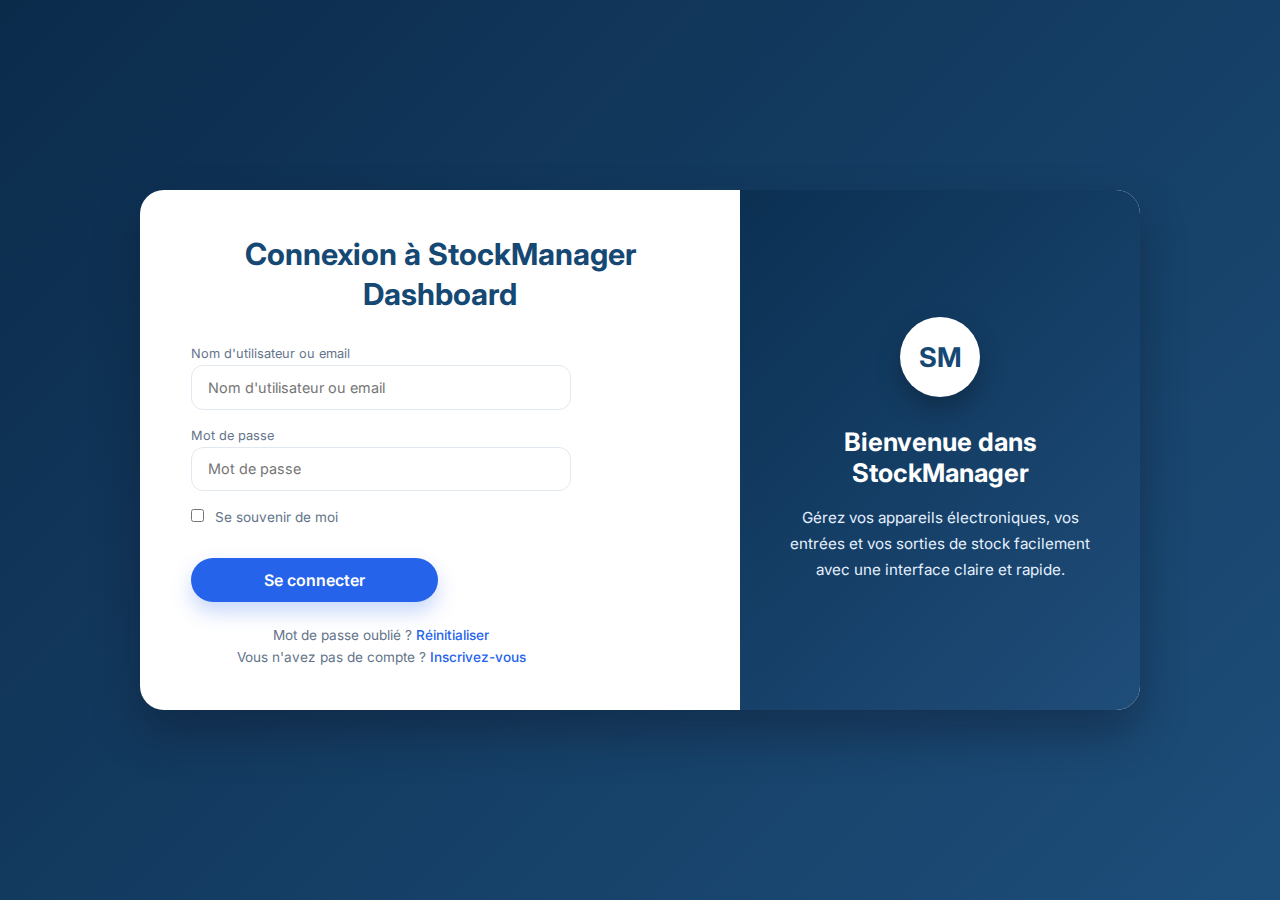
<file: index.html>
<!DOCTYPE html>
<html lang="fr">
  <head>
    <meta charset="UTF-8" />
    <meta name="viewport" content="width=device-width, initial-scale=1.0" />
    <title>Connexion | StockManager Dashboard</title>

    <!-- Google Font -->
    <link
      href="https://fonts.googleapis.com/css2?family=Inter:wght@400;500;600;700&display=swap"
      rel="stylesheet"
    />

    <!-- Font Awesome -->
    <link
      rel="stylesheet"
      href="https://cdnjs.cloudflare.com/ajax/libs/font-awesome/6.5.0/css/all.min.css"
    />

    <!-- CSS -->
    <link rel="stylesheet" href="autres/css/style.css" />
  </head>
  <body>
    <main class="login-page">
      <section class="login-container">
        <!-- Partie gauche : Formulaire -->
        <article class="login-form">
          <h1>Connexion à StockManager<br />Dashboard</h1>

          <form action="autres/pages/dashboard.html" method="get">
            <div class="form-group">
              <label for="username">Nom d'utilisateur ou email</label>
              <input
                type="text"
                id="username"
                name="username"
                placeholder="Nom d'utilisateur ou email"
                required
              />
            </div>

            <div class="form-group">
              <label for="password">Mot de passe</label>
              <input
                type="password"
                id="password"
                name="password"
                placeholder="Mot de passe"
                required
              />
            </div>

            <div class="form-options">
              <label class="remember">
                <input type="checkbox" />
                Se souvenir de moi
              </label>
            </div>

            <button type="submit" class="btn-primary">Se connecter</button>

            <div class="links">
              <p>
                Mot de passe oublié ?
                <a href="#" class="link-reset">Réinitialiser</a>
              </p>
              <p>
                Vous n'avez pas de compte ?
                <a href="register.html" class="link-register">Inscrivez-vous</a>
              </p>
            </div>
          </form>
        </article>

        <!-- Partie droite : Présentation -->
        <aside class="login-info">
          <div class="logo-circle">SM</div>
          <h2>Bienvenue dans <br />StockManager</h2>
          <p>
            Gérez vos appareils électroniques, vos entrées et vos sorties de
            stock facilement avec une interface claire et rapide.
          </p>
        </aside>
      </section>
    </main>
  </body>
</html>
</file>
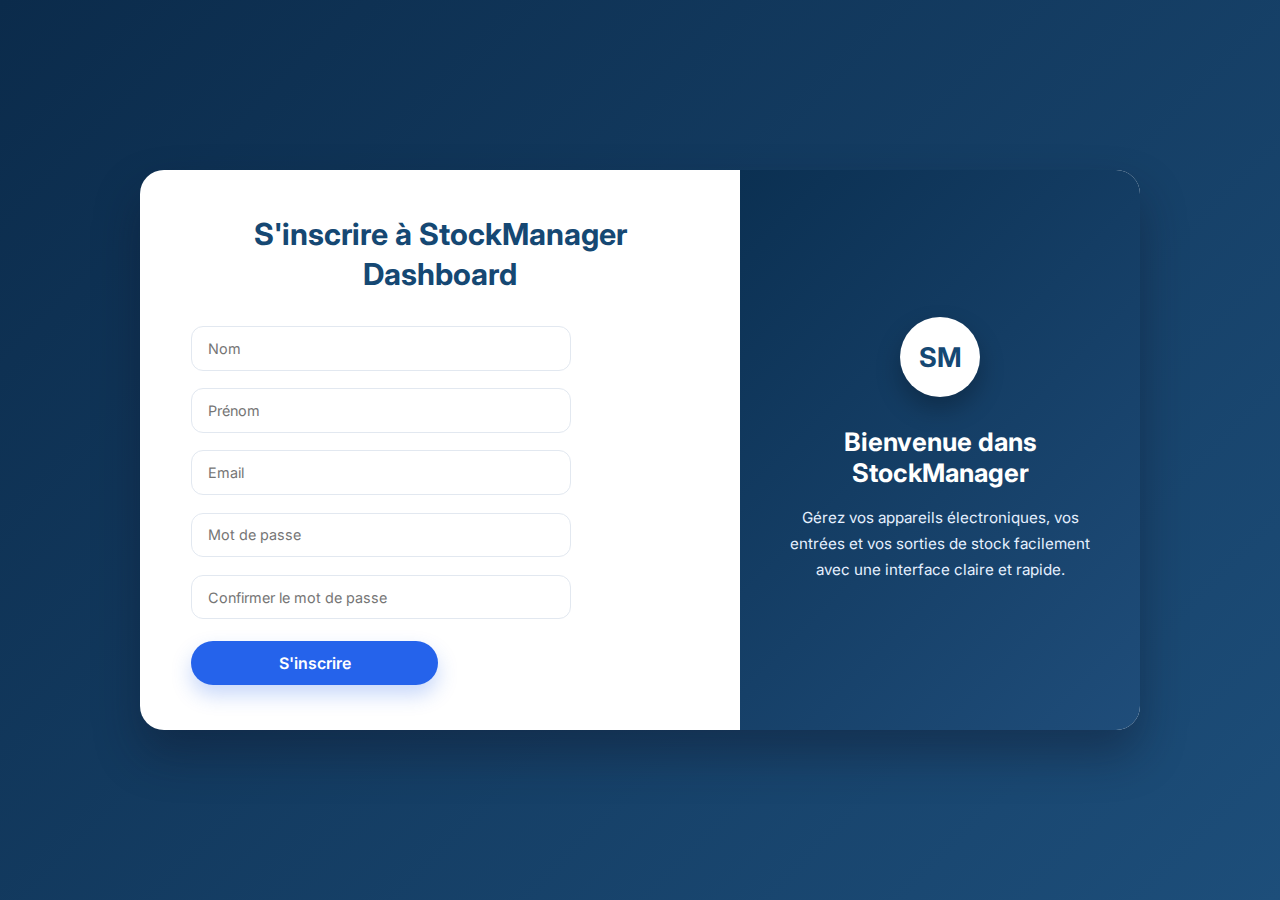
<file: register.html>
<!DOCTYPE html>
<html lang="fr">
  <head>
    <meta charset="UTF-8" />
    <meta name="viewport" content="width=device-width, initial-scale=1.0" />
    <title>Inscription | StockManager Dashboard</title>

    <!-- Google Font -->
    <link
      href="https://fonts.googleapis.com/css2?family=Inter:wght@400;500;600;700&display=swap"
      rel="stylesheet"
    />

    <!-- Font Awesome -->
    <link
      rel="stylesheet"
      href="https://cdnjs.cloudflare.com/ajax/libs/font-awesome/6.5.0/css/all.min.css"
    />

    <!-- CSS -->
    <link rel="stylesheet" href="autres/css/style.css" />
  </head>
  <body>
    <main class="login-page">
      <section class="login-container">
        <!-- Partie gauche : Formulaire -->
        <article class="login-form">
          <h1>S'inscrire à StockManager<br />Dashboard</h1>

          <form action="index.html" method="get">
            <div class="form-group">
              <input
                type="text"
                id="lastname"
                name="lastname"
                placeholder="Nom"
                required
              />
            </div>

            <div class="form-group">
              <input
                type="text"
                id="firstname"
                name="firstname"
                placeholder="Prénom"
                required
              />
            </div>

            <div class="form-group">
              <input
                type="email"
                id="email"
                name="email"
                placeholder="Email"
                required
              />
            </div>

            <div class="form-group">
              <input
                type="password"
                id="password"
                name="password"
                placeholder="Mot de passe"
                required
              />
            </div>

            <div class="form-group">
              <input
                type="password"
                id="confirm-password"
                name="confirm-password"
                placeholder="Confirmer le mot de passe"
                required
              />
            </div>

            <button type="submit" class="btn-primary">S'inscrire</button>
          </form>
        </article>

        <!-- Partie droite : Présentation -->
        <aside class="login-info">
          <div class="logo-circle">SM</div>
          <h2>Bienvenue dans <br />StockManager</h2>
          <p>
            Gérez vos appareils électroniques, vos entrées et vos sorties de
            stock facilement avec une interface claire et rapide.
          </p>
        </aside>
      </section>
    </main>
  </body>
</html>
</file>
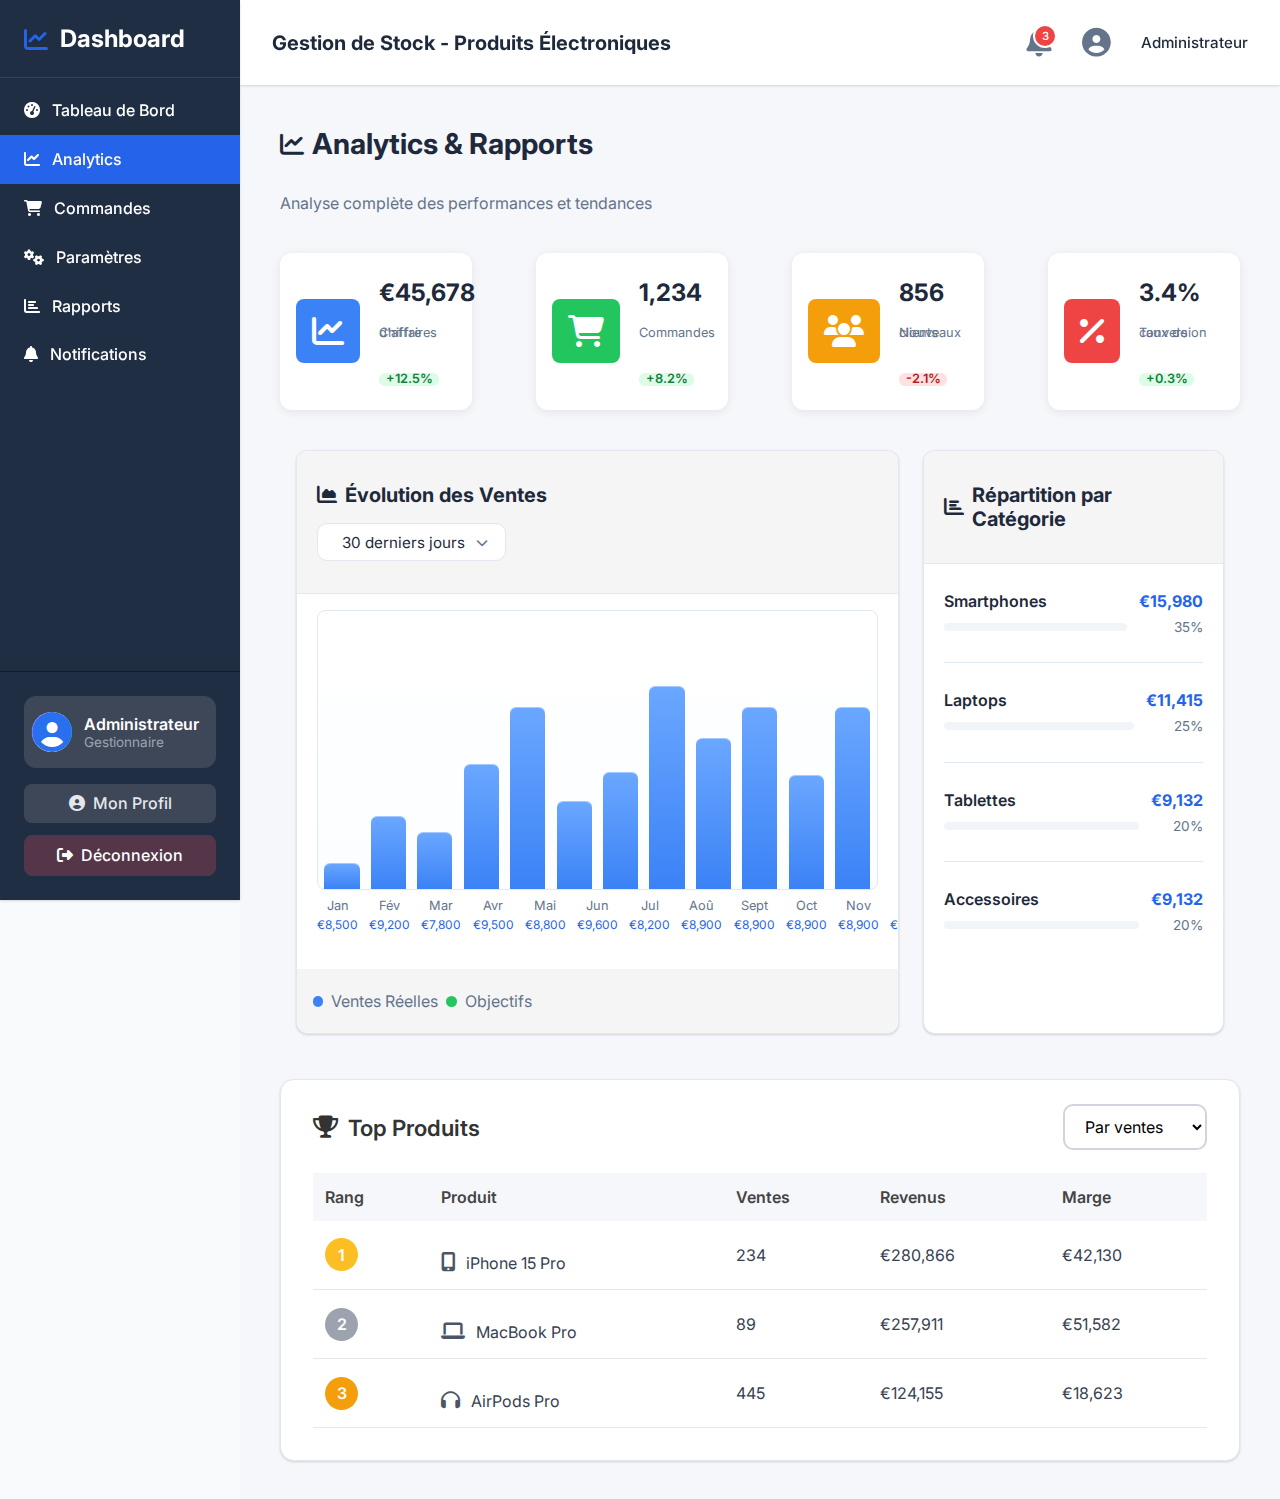
<file: autres/pages/analytics.html>
<!DOCTYPE html>
<html lang="fr">

  <head>
    <meta charset="UTF-8" />
    <meta name="viewport" content="width=device-width, initial-scale=1.0" />
    <title>Analytics | StockManager Dashboard</title>

    <!-- Google Font -->
    <link href="https://fonts.googleapis.com/css2?family=Inter:wght@400;500;600;700&display=swap" rel="stylesheet" />

    <!-- Font Awesome -->
    <link rel="stylesheet" href="https://cdnjs.cloudflare.com/ajax/libs/font-awesome/6.5.0/css/all.min.css" />

    <!-- CSS -->
    <link rel="stylesheet" href="../css/analytics.css" />
  </head>

  <body>
    <!-- Checkbox qui contrôle le menu mobile  -->
    <input type="checkbox" id="menu-toggle" class="menu-toggle">

    <!--  Conteneur principal -->
    <section class="dashboard-container">

      <!--  Overlay cliquable pour fermer la sidebar -->
      <label for="menu-toggle" class="overlay"></label>

      <!--  SIDEBAR  -->
      <aside class="sidebar">
        <div class="logo">
          <i class="fa-solid fa-chart-line"></i>
          <h2>Dashboard</h2>
        </div>

        <nav class="menu">
          <a href="dashboard.html"><i class="fa-solid fa-gauge-high"></i> Tableau de Bord</a>
          <a href="analytics.html" class="active"><i class="fa-solid fa-chart-line"></i> Analytics</a>
          <a href="commands.html"><i class="fa-solid fa-cart-shopping"></i> Commandes</a>
          <a href="parametres.html"><i class="fa-solid fa-gears"></i> Paramètres</a>
          <a href="rapports.html"><i class="fa-solid fa-chart-bar"></i> Rapports</a>
          <a href="notification.html"><i class="fa-solid fa-bell"></i> Notifications</a>
        </nav>

        <div class="sidebar-footer">
          <div class="user-info">
            <i class="fa-solid fa-user-circle"></i>
            <div>
              <h4>Administrateur</h4>
              <p>Gestionnaire</p>
            </div>
          </div>
          <label for="open-profile" class="btn-profile"><i class="fa-solid fa-user-circle"></i>Mon Profil</label>
          <!--  Déconnexion → retour page de connexion -->
          <a href="../../index.html" class="btn-logout">
            <i class="fa-solid fa-right-from-bracket"></i> Déconnexion
          </a>

        </div>
      </aside>

      <!--  CONTENU PRINCIPAL -->
      <main class="main-content">

        <!--  TOPBAR -->
        <header class="topbar">

          <!--  Icône hamburger pour ouvrir la sidebar en mobile -->
          <label for="menu-toggle" class="hamburger">
            <i class="fa-solid fa-bars"></i>
          </label>

          <h1>Gestion de Stock - Produits Électroniques</h1>

          <div class="user-top">
            <!-- Icône notification -->
            <a href="notification.html" class="notif-icon">
              <i class="fa-solid fa-bell"></i>
              <span class="notif-badge">3</span>
            </a>

            <!-- Profil -->
            <i class="fa-solid fa-circle-user"></i>
            <span class="username">Administrateur</span>
          </div>

        </header>

        <!-- **********  SECTION ANALYTICS ********** -->
        <section class="dashboard-section">
          <h2><i class="fa-solid fa-chart-line"></i> Analytics & Rapports</h2>
          <p>Analyse complète des performances et tendances</p>

          <!--  Cartes statistiques -->
          <div class="stats-container">
            <div class="stats-card blue">
              <i class="fa-solid fa-chart-line"></i>
              <div class="data">
                <h3>€45,678</h3>
                <p>Chiffre d'affaires</p>
                <span class="badge green">+12.5%</span>
              </div>
            </div>

            <div class="stats-card green">
              <i class="fa-solid fa-cart-shopping"></i>
              <div class="data">
                <h3>1,234</h3>
                <p>Commandes</p>
                <span class="badge green">+8.2%</span>
              </div>
            </div>

            <div class="stats-card orange">
              <i class="fa-solid fa-users"></i>
              <div class="data">
                <h3>856</h3>
                <p>Nouveaux clients</p>
                <span class="badge red">-2.1%</span>
              </div>
            </div>

            <div class="stats-card red">
              <i class="fa-solid fa-percent"></i>
              <div class="data">
                <h3>3.4%</h3>
                <p>Taux de conversion</p>
                <span class="badge green">+0.3%</span>
              </div>
            </div>
          </div>
        </section>

        <!--  ANALYTICS : SECTION 2  -->
        <div class="analytics-grid">
          <!-- Carte gauche : Évolution des Ventes -->
          <section class="card-panel sales-card">
            <header class="panel-header">
              <h3><i class="fa-solid fa-chart-area"></i> Évolution des Ventes</h3>
              <label class="select-wrap">
                <select aria-label="Plage de temps">
                  <option>30 derniers jours</option>
                  <option>7 derniers jours</option>
                  <option>90 derniers jours</option>
                </select>
              </label>
            </header>

            <div class="bars-area">
              <!-- LIGNE 1 : barres -->
              <div class="bars">
                <div class="bar h-20" data-month="Jan" data-val="€8,500"></div>
                <div class="bar h-24" data-month="Fév" data-val="€9,200"></div>
                <div class="bar h-22" data-month="Mar" data-val="€7,800"></div>
                <div class="bar h-36" data-month="Avr" data-val="€9,500"></div>
                <div class="bar h-30" data-month="Mai" data-val="€8,800"></div>
                <div class="bar h-34" data-month="Jun" data-val="€9,600"></div>
                <div class="bar h-26" data-month="Jul" data-val="€8,200"></div>
                <div class="bar h-48" data-month="Aoû" data-val="€8,900"></div>
                <div class="bar h-38" data-month="Sept" data-val="€8,900"></div>
                <div class="bar h-30" data-month="Oct" data-val="€8,900"></div>
                <div class="bar h-44" data-month="Nov" data-val="€8,900"></div>
                <div class="bar h-40" data-month="Dec" data-val="€8,900"></div>
              </div>

              <!-- LIGNE 2 : labels & montants -->
              <div class="bar-labels">
                <div><span>Jan</span><small>€8,500</small></div>
                <div><span>Fév</span><small>€9,200</small></div>
                <div><span>Mar</span><small>€7,800</small></div>
                <div><span>Avr</span><small>€9,500</small></div>
                <div><span>Mai</span><small>€8,800</small></div>
                <div><span>Jun</span><small>€9,600</small></div>
                <div><span>Jul</span><small>€8,200</small></div>
                <div><span>Aoû</span><small>€8,900</small></div>
                <div><span>Sept</span><small>€8,900</small></div>
                <div><span>Oct</span><small>€8,900</small></div>
                <div><span>Nov</span><small>€8,900</small></div>
                <div><span>Dec</span><small>€8,900</small></div>
              </div>
            </div>

            <!-- Légende  -->
            <div class="legend">
              <span class="dot blue"></span> Ventes Réelles
              <span class="dot green"></span> Objectifs
            </div>
          </section>

          <!-- Carte droite : Répartition par Catégorie -->
          <aside class="card-panel split-card">
            <header class="panel-header">
              <h3><i class="fa-solid fa-chart-bar"></i> Répartition par Catégorie</h3>
            </header>

            <ul class="split-list">
              <li>
                <span class="label">Smartphones</span>
                <span class="amount">€15,980</span>
                <div class="progress"><span style="width: 35%"></span></div>
                <span class="percent">35%</span>
              </li>
              <li>
                <span class="label">Laptops</span>
                <span class="amount">€11,415</span>
                <div class="progress"><span style="width: 25%"></span></div>
                <span class="percent">25%</span>
              </li>
              <li>
                <span class="label">Tablettes</span>
                <span class="amount">€9,132</span>
                <div class="progress"><span style="width: 20%"></span></div>
                <span class="percent">20%</span>
              </li>
              <li>
                <span class="label">Accessoires</span>
                <span class="amount">€9,132</span>
                <div class="progress"><span style="width: 20%"></span></div>
                <span class="percent">20%</span>
              </li>
            </ul>
          </aside>
        </div>

        <!--  ANALYTICS : SECTION 3 — TOP PRODUITS  -->
        <section class="card-panel top-products">
          <header class="top-header">
            <h3><i class="fa-solid fa-trophy"></i> Top Produits</h3>

            <label class="select-sort">
              <select>
                <option>Par ventes</option>
                <option>Par revenus</option>
                <option>Par marge</option>
              </select>
            </label>
          </header>

          <table class="top-table">
            <thead>
              <tr>
                <th>Rang</th>
                <th>Produit</th>
                <th>Ventes</th>
                <th>Revenus</th>
                <th>Marge</th>
              </tr>
            </thead>

            <tbody>
              <tr>
                <td><span class="rank gold">1</span></td>
                <td class="prod">
                  <i class="fa-solid fa-mobile-screen-button"></i>
                  iPhone 15 Pro
                </td>
                <td>234</td>
                <td>€280,866</td>
                <td>€42,130</td>
              </tr>

              <tr>
                <td><span class="rank silver">2</span></td>
                <td class="prod">
                  <i class="fa-solid fa-laptop"></i>
                  MacBook Pro
                </td>
                <td>89</td>
                <td>€257,911</td>
                <td>€51,582</td>
              </tr>

              <tr>
                <td><span class="rank bronze">3</span></td>
                <td class="prod">
                  <i class="fa-solid fa-headphones"></i>
                  AirPods Pro
                </td>
                <td>445</td>
                <td>€124,155</td>
                <td>€18,623</td>
              </tr>
            </tbody>
          </table>
        </section>

      </main>
    </section>

    <!--  POPUP PROFIL  -->
    <input type="checkbox" id="open-profile" class="profile-toggle">

    <div class="profile-overlay">
      <label for="open-profile" class="profile-bg"></label>

      <div class="profile-box">
        <header class="profile-header">
          <h2><i class="fa-solid fa-user"></i> Mon Profil</h2>
          <label for="open-profile" class="close-profile">&times;</label>
        </header>

        <div class="profile-content">
          <div class="profile-photo">
            <i class="fa-solid fa-circle-user"></i>
            <button class="btn-photo">Changer la photo</button>
          </div>

          <div class="profile-grid">
            <div>
              <label>Nom :</label>
              <input type="text" value="Administrateur">
            </div>

            <div>
              <label>Prénom :</label>
              <input type="text" value="Jean">
            </div>

            <div>
              <label>Email :</label>
              <input type="email" value="admin@dashboard.com">
            </div>

            <div>
              <label>Téléphone :</label>
              <input type="text" value="+33 6 12 34 56 78">
            </div>

            <div class="full">
              <label>Rôle :</label>
              <input type="text" value="Gestionnaire">
            </div>

            <div class="full">
              <label>Dernière connexion :</label>
              <input type="text" value="15 Janvier 2024 à 14:30">
            </div>
          </div>
        </div>

        <footer class="profile-footer">
          <label for="open-profile" class="btn-cancel">Fermer</label>
          <button class="btn-save">Sauvegarder</button>
        </footer>
      </div>
    </div>
  </body>

</html>
</file>
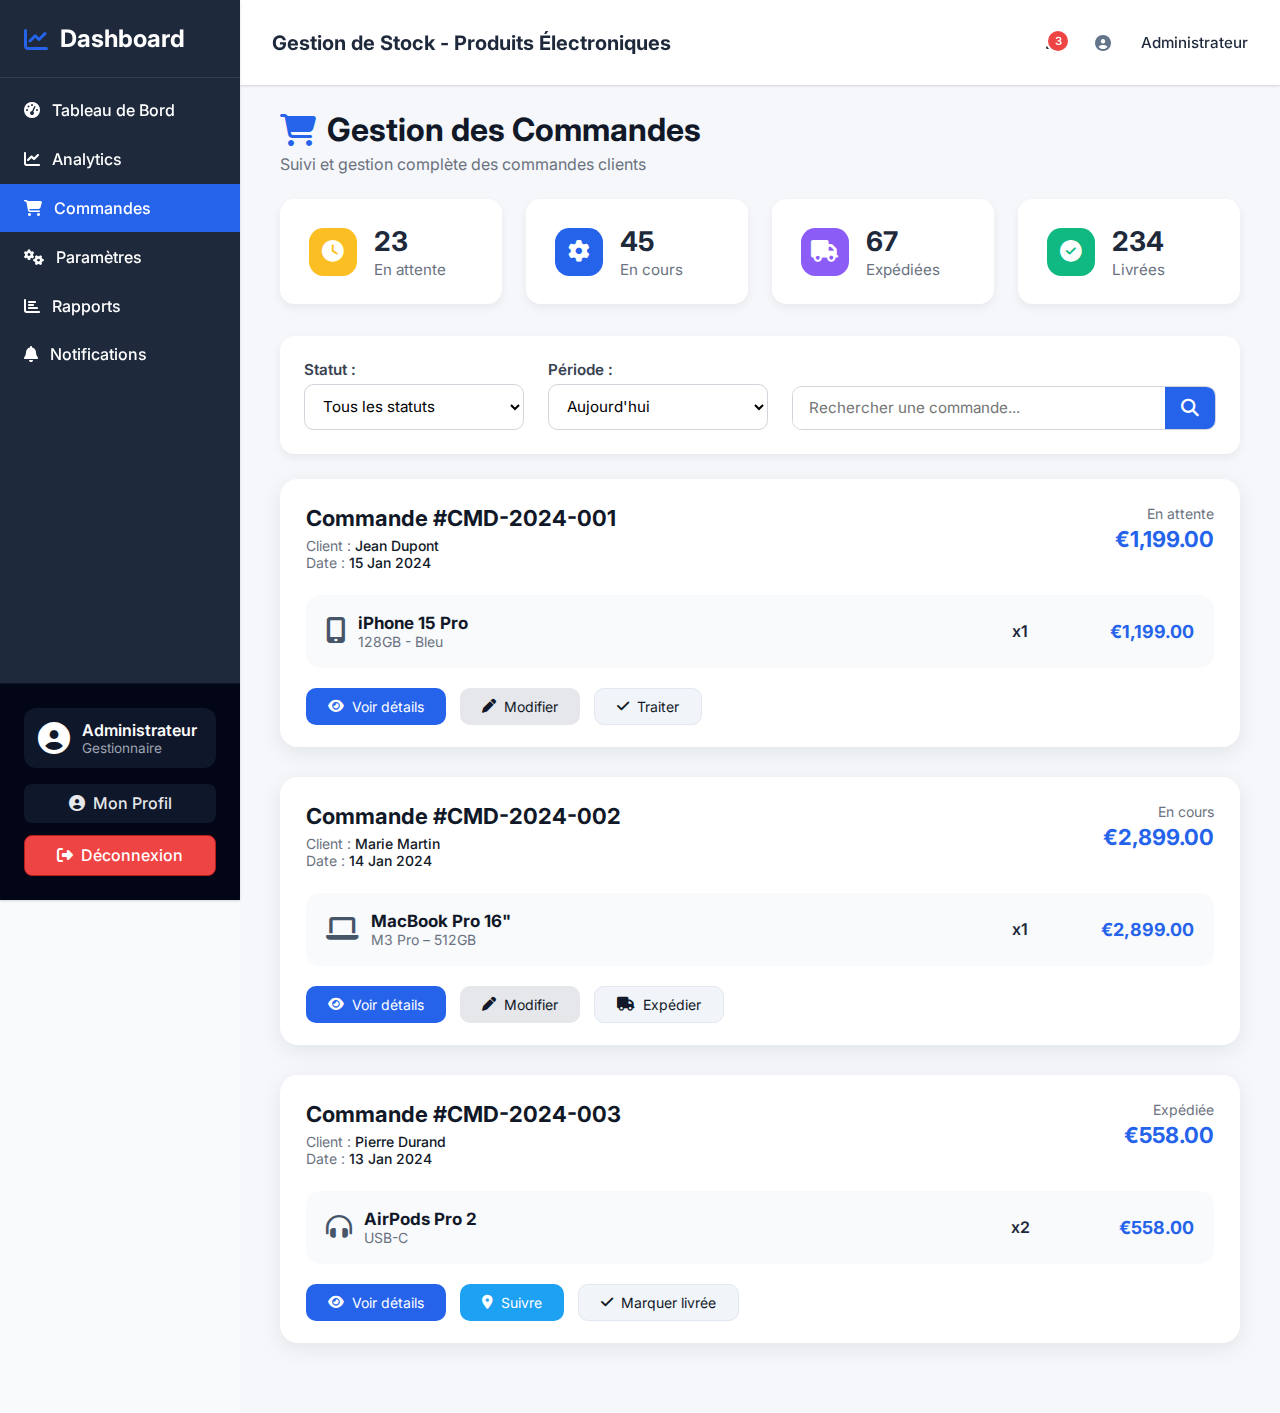
<file: autres/pages/commands.html>
<!DOCTYPE html>
<html lang="fr">

    <head>
        <meta charset="UTF-8">
        <meta name="viewport" content="width=device-width, initial-scale=1.0">
        <title>Commandes | StockManager Dashboard</title>

        <!-- Google Font -->
        <link href="https://fonts.googleapis.com/css2?family=Inter:wght@400;500;600;700&display=swap" rel="stylesheet">

        <!-- FontAwesome -->
        <link rel="stylesheet" href="https://cdnjs.cloudflare.com/ajax/libs/font-awesome/6.5.0/css/all.min.css">

        <!-- CSS Dashboard -->
        <link rel="stylesheet" href="../css/commands.css">
    </head>

    <body>
        <input type="checkbox" id="menu-toggle" class="menu-toggle">

        <div class="dashboard-container">

            <label for="menu-toggle" class="overlay"></label>

            <!--  SIDEBAR -->
            <aside class="sidebar">
                <div class="logo">
                    <i class="fa-solid fa-chart-line"></i>
                    <h2>Dashboard</h2>
                </div>

                <nav class="menu">
                    <a href="dashboard.html"><i class="fa-solid fa-gauge-high"></i> Tableau de Bord</a>
                    <a href="analytics.html"><i class="fa-solid fa-chart-line"></i> Analytics</a>
                    <a href="commandes.html" class="active"><i class="fa-solid fa-cart-shopping"></i> Commandes</a>
                    <a href="parametres.html"><i class="fa-solid fa-gears"></i> Paramètres</a>
                    <a href="rapports.html"><i class="fa-solid fa-chart-bar"></i> Rapports</a>
                    <a href="notification.html"><i class="fa-solid fa-bell"></i> Notifications</a>
                </nav>

                <div class="sidebar-footer">
                    <div class="user-info">
                        <i class="fa-solid fa-user-circle"></i>
                        <div>
                            <h4>Administrateur</h4>
                            <p>Gestionnaire</p>
                        </div>
                    </div>
                    <label for="open-profile" class="btn-profile"><i class="fa-solid fa-user-circle"></i>Mon Profil</label>

                    <!--  Déconnexion → retour page de connexion -->
                    <a href="../../index.html" class="btn-logout">
                        <i class="fa-solid fa-right-from-bracket"></i> Déconnexion
                    </a>
                </div>
            </aside>

            <!--  TOPBAR -->
            <header class="topbar">
                <label for="menu-toggle" class="hamburger">
                    <i class="fa-solid fa-bars"></i>
                </label>

                <h1>Gestion de Stock - Produits Électroniques</h1>
                <div class="user-top">
                    <!-- Icône notification -->
                    <a href="notification.html" class="notif-icon">
                        <i class="fa-solid fa-bell"></i>
                        <span class="notif-badge">3</span> <!-- badge placé SUR la cloche -->
                    </a>

                    <!-- Profil -->
                    <i class="fa-solid fa-circle-user"></i>
                    <span class="username">Administrateur</span>
                </div>
            </header>

            <!--  CONTENU PRINCIPAL -->
            <main class="main-content">

                <section class="page-header">
                    <h1><i class="fa-solid fa-cart-shopping"></i> Gestion des Commandes</h1>
                    <p>Suivi et gestion complète des commandes clients</p>
                </section>

                <!-- 4 CARDS -->
                <div class="orders-stats-cards">

                    <div class="card stat-card">
                        <div class="icon yellow"><i class="fa-solid fa-clock"></i></div>
                        <div class="stat-text">
                            <h3>23</h3>
                            <p>En attente</p>
                        </div>
                    </div>

                    <div class="card stat-card">
                        <div class="icon blue"><i class="fa-solid fa-gear"></i></div>
                        <div class="stat-text">
                            <h3>45</h3>
                            <p>En cours</p>
                        </div>
                    </div>

                    <div class="card stat-card">
                        <div class="icon purple"><i class="fa-solid fa-truck"></i></div>
                        <div class="stat-text">
                            <h3>67</h3>
                            <p>Expédiées</p>
                        </div>
                    </div>

                    <div class="card stat-card">
                        <div class="icon green"><i class="fa-solid fa-circle-check"></i></div>
                        <div class="stat-text">
                            <h3>234</h3>
                            <p>Livrées</p>
                        </div>
                    </div>

                </div>

                <!--   SECTION 2 : FILTRES COMMANDES -->

                <section class="orders-filter-card">

                    <div class="filter-row">

                        <!-- Statut -->
                        <div class="filter-col">
                            <label>Statut :</label>
                            <select>
                                <option>Tous les statuts</option>
                                <option>En attente</option>
                                <option>En cours</option>
                                <option>Expédiées</option>
                                <option>Livrées</option>
                            </select>
                        </div>

                        <!-- Période -->
                        <div class="filter-col">
                            <label>Période :</label>
                            <select>
                                <option>Aujourd'hui</option>
                                <option>Cette semaine</option>
                                <option>Ce mois</option>
                                <option>Toutes</option>
                            </select>
                        </div>

                        <!-- Recherche -->
                        <div class="filter-col search-col">
                            <label>&nbsp;</label>
                            <div class="search-box">
                                <input type="text" placeholder="Rechercher une commande...">
                                <button><i class="fa-solid fa-magnifying-glass"></i></button>
                            </div>
                        </div>

                    </div>

                </section>

                <!--  SECTION 3 : LISTE DES COMMANDES -->

                <div class="orders-list">
                    <!--   CARTE 1    -->
                    <!-- Checkbox Voir détails -->
                    <input type="checkbox" id="cmd-details-1" class="order-modal-toggle">

                    <!-- Checkbox Modifier -->
                    <input type="checkbox" id="modal-edit-1" class="modal-toggle">

                    <!--  CARTE 1 = -->
                    <article class="order-card">
                        <header class="order-card__header">
                            <div class="order-card__info">
                                <h2>Commande #CMD-2024-001</h2>
                                <p>Client : <span>Jean Dupont</span></p>
                                <p>Date : <span>15 Jan 2024</span></p>
                            </div>

                            <div class="order-card__status">
                                <span class="status-text">En attente</span>
                                <strong class="status-amount">€1,199.00</strong>
                            </div>
                        </header>

                        <div class="order-card__item">
                            <div class="item-main">
                                <i class="fa-solid fa-mobile-screen-button"></i>
                                <div>
                                    <h3>iPhone 15 Pro</h3>
                                    <p>128GB - Bleu</p>
                                </div>
                            </div>

                            <div class="item-qty">x1</div>
                            <div class="item-price">€1,199.00</div>
                        </div>

                        <footer class="order-card__actions">

                            <!-- Voir détails -->
                            <label for="cmd-details-1" class="btn-order primary">
                                <i class="fa-solid fa-eye"></i> Voir détails
                            </label>

                            <!-- Modifier -->
                            <label for="modal-edit-1" class="btn-edit">
                                <i class="fa-solid fa-pen"></i> Modifier
                            </label>

                            <button class="btn-order secondary">
                                <i class="fa-solid fa-check"></i> Traiter
                            </button>
                        </footer>
                    </article>

                    <!--  POPUP VOIR DÉTAILS 1  -->
                    <div class="order-modal-overlay order-modal-1">
                        <label for="cmd-details-1" class="order-modal-bg"></label>

                        <div class="order-modal">
                            <header class="order-modal__header">
                                <h2><i class="fa-solid fa-eye"></i> Détails de la Commande</h2>
                                <label for="cmd-details-1" class="order-modal__close">&times;</label>
                            </header>

                            <div class="order-modal__content">

                                <section class="order-modal__section">
                                    <h3>Informations Commande</h3>
                                    <div class="order-modal__grid">
                                        <div>
                                            <p class="label">Numéro : </p>
                                            <p class="value">CMD-2024-001</p>
                                        </div>
                                        <div>
                                            <p class="label">Date : </p>
                                            <p class="value">15 Jan 2024</p>
                                        </div>
                                        <div>
                                            <p class="label">Statut : </p>
                                            <p class="value">En attente</p>
                                        </div>
                                        <div>
                                            <p class="label">Total : </p>
                                            <p class="value">€1,199.00</p>
                                        </div>
                                    </div>
                                </section>

                                <section class="order-modal__section">
                                    <h3>Informations Client</h3>
                                    <div class="order-modal__grid">
                                        <div>
                                            <p class="label">Nom :</p>
                                            <p class="value">Jean Dupont</p>
                                        </div>
                                        <div>
                                            <p class="label">Email :</p>
                                            <p class="value">jean.dupont@email.com</p>
                                        </div>
                                        <div>
                                            <p class="label">Téléphone :</p>
                                            <p class="value">+33 6 12 34 56 78</p>
                                        </div>
                                        <div>
                                            <p class="label">Adresse :</p>
                                            <p class="value">123 Rue de la Paix, Paris</p>
                                        </div>
                                    </div>
                                </section>

                                <section class="order-modal__section">
                                    <h3>Articles Commandés</h3>
                                    <div class="ordered-item">
                                        <i class="fa-solid fa-mobile-screen-button"></i>
                                        <div class="ordered-item__info">
                                            <p class="ordered-name">iPhone 15 Pro <span>128GB - Bleu</span></p>
                                        </div>
                                        <div class="ordered-qty">1</div>
                                        <div class="ordered-price">€1,199.00</div>
                                        <div class="ordered-total">€1,199.00</div>
                                    </div>
                                </section>
                            </div>

                            <footer class="order-modal__footer">
                                <label for="cmd-details-1" class="btn-order secondary">Fermer</label>
                                <button class="btn-order primary">Imprimer</button>
                            </footer>
                        </div>
                    </div>


                    <!--  POPUP MODIFIER 1  -->
                    <div class="modal modal-1">
                        <label for="modal-edit-1" class="modal-bg"></label>

                        <div class="modal-box">
                            <header class="modal-header">
                                <h2><i class="fa-solid fa-pen-to-square"></i> Modifier la Commande</h2>
                                <label for="modal-edit-1" class="close-btn">&times;</label>
                            </header>

                            <div class="modal-content scroll-area">
                                <section class="modal-section">
                                    <h3>Statut</h3>
                                    <label>Statut :</label>
                                    <select>
                                        <option>En attente</option>
                                        <option>En cours</option>
                                        <option>Expédiée</option>
                                        <option>Livrée</option>
                                    </select>
                                </section>

                                <section class="modal-section">
                                    <h3>Livraison</h3>
                                    <label>Adresse :</label>
                                    <textarea rows="2">123 Rue de la Paix, Paris</textarea>

                                    <label>Date prévue :</label>
                                    <input type="date" value="2024-01-20">
                                </section>

                                <section class="modal-section">
                                    <h3>Notes</h3>
                                    <textarea rows="3" placeholder="Notes internes..."></textarea>
                                </section>
                            </div>

                            <div class="modal-footer">
                                <label for="modal-edit-1" class="btn cancel">Annuler</label>
                                <button class="btn primary">Sauvegarder</button>
                            </div>
                        </div>
                    </div>

                    <!--    CARTE 2  -->
                    <!-- Checkbox Voir détails -->
                    <input type="checkbox" id="cmd-details-2" class="order-modal-toggle">

                    <!-- Checkbox Modifier -->
                    <input type="checkbox" id="modal-edit-2" class="modal-toggle">

                    <!-- ===== CARTE 2 ===== -->
                    <article class="order-card">
                        <header class="order-card__header">
                            <div class="order-card__info">
                                <h2>Commande #CMD-2024-002</h2>
                                <p>Client : <span>Marie Martin</span></p>
                                <p>Date : <span>14 Jan 2024</span></p>
                            </div>

                            <div class="order-card__status">
                                <span class="status-text">En cours</span>
                                <strong class="status-amount">€2,899.00</strong>
                            </div>
                        </header>

                        <div class="order-card__item">
                            <div class="item-main">
                                <i class="fa-solid fa-laptop"></i>
                                <div>
                                    <h3>MacBook Pro 16"</h3>
                                    <p>M3 Pro – 512GB</p>
                                </div>
                            </div>

                            <div class="item-qty">x1</div>
                            <div class="item-price">€2,899.00</div>
                        </div>

                        <footer class="order-card__actions">
                            <label for="cmd-details-2" class="btn-order primary">
                                <i class="fa-solid fa-eye"></i> Voir détails
                            </label>

                            <label for="modal-edit-2" class="btn-edit">
                                <i class="fa-solid fa-pen"></i> Modifier
                            </label>

                            <button class="btn-order secondary">
                                <i class="fa-solid fa-truck"></i> Expédier
                            </button>
                        </footer>
                    </article>

                    <!-- POPUP VOIR DÉTAILS 2 -->
                    <div class="order-modal-overlay order-modal-2">
                        <label for="cmd-details-2" class="order-modal-bg"></label>

                        <div class="order-modal">
                            <header class="order-modal__header">
                                <h2><i class="fa-solid fa-eye"></i> Détails de la Commande</h2>
                                <label for="cmd-details-2" class="order-modal__close">&times;</label>
                            </header>

                            <div class="order-modal__content">
                                <section class="order-modal__section">
                                    <h3>Informations Commande</h3>
                                    <div class="order-modal__grid">
                                        <div>
                                            <p class="label">Numéro :</p>
                                            <p class="value">CMD-2024-002</p>
                                        </div>
                                        <div>
                                            <p class="label">Date :</p>
                                            <p class="value">14 Jan 2024</p>
                                        </div>
                                        <div>
                                            <p class="label">Statut :</p>
                                            <p class="value">En cours</p>
                                        </div>
                                        <div>
                                            <p class="label">Total :</p>
                                            <p class="value">€2,899.00</p>
                                        </div>
                                    </div>
                                </section>

                                <section class="order-modal__section">
                                    <h3>Informations Client</h3>
                                    <div class="order-modal__grid">
                                        <div>
                                            <p class="label">Nom :</p>
                                            <p class="value">Marie Martin</p>
                                        </div>
                                        <div>
                                            <p class="label">Email :</p>
                                            <p class="value">marie.martin@email.com</p>
                                        </div>
                                        <div>
                                            <p class="label">Téléphone :</p>
                                            <p class="value">+33 7 45 89 12 33</p>
                                        </div>
                                        <div>
                                            <p class="label">Adresse :</p>
                                            <p class="value">45 Rue Exemple, Paris</p>
                                        </div>
                                    </div>
                                </section>

                                <section class="order-modal__section">
                                    <h3>Articles Commandés</h3>
                                    <div class="ordered-item">
                                        <i class="fa-solid fa-laptop"></i>
                                        <div class="ordered-item__info">
                                            <p class="ordered-name">MacBook Pro 16" <span>M3 Pro – 512GB</span></p>
                                        </div>
                                        <div class="ordered-qty">1</div>
                                        <div class="ordered-price">€2,899.00</div>
                                        <div class="ordered-total">€2,899.00</div>
                                    </div>
                                </section>
                            </div>

                            <footer class="order-modal__footer">
                                <label for="cmd-details-2" class="btn-order secondary">Fermer</label>
                                <button class="btn-order primary">Imprimer</button>
                            </footer>
                        </div>
                    </div>

                    <!-- POPUP MODIFIER 2 -->
                    <div class="modal modal-2">
                        <label for="modal-edit-2" class="modal-bg"></label>

                        <div class="modal-box">
                            <header class="modal-header">
                                <h2><i class="fa-solid fa-pen-to-square"></i> Modifier la Commande</h2>
                                <label for="modal-edit-2" class="close-btn">&times;</label>
                            </header>

                            <div class="modal-content scroll-area">
                                <section class="modal-section">
                                    <h3>Statut</h3>
                                    <label>Statut :</label>
                                    <select>
                                        <option>En cours</option>
                                        <option>En attente</option>
                                        <option>Expédiée</option>
                                        <option>Livrée</option>
                                    </select>
                                </section>

                                <section class="modal-section">
                                    <h3>Livraison</h3>
                                    <label>Adresse :</label>
                                    <textarea rows="2">45 Rue Exemple, Paris</textarea>

                                    <label>Date prévue :</label>
                                    <input type="date" value="2024-01-21">
                                </section>

                                <section class="modal-section">
                                    <h3>Notes</h3>
                                    <textarea rows="3"></textarea>
                                </section>
                            </div>

                            <div class="modal-footer">
                                <label for="modal-edit-2" class="btn cancel">Annuler</label>
                                <button class="btn primary">Sauvegarder</button>
                            </div>
                        </div>
                    </div>

                    <!--  CARTE 3  -->
                    <!-- Checkbox Voir détails -->
                    <input type="checkbox" id="cmd-details-3" class="order-modal-toggle">

                    <!--  CARTE 3  -->
                    <article class="order-card">
                        <header class="order-card__header">
                            <div class="order-card__info">
                                <h2>Commande #CMD-2024-003</h2>
                                <p>Client : <span>Pierre Durand</span></p>
                                <p>Date : <span>13 Jan 2024</span></p>
                            </div>

                            <div class="order-card__status">
                                <span class="status-text">Expédiée</span>
                                <strong class="status-amount">€558.00</strong>
                            </div>
                        </header>

                        <div class="order-card__item">
                            <div class="item-main">
                                <i class="fa-solid fa-headphones-simple"></i>
                                <div>
                                    <h3>AirPods Pro 2</h3>
                                    <p>USB-C</p>
                                </div>
                            </div>

                            <div class="item-qty">x2</div>
                            <div class="item-price">€558.00</div>
                        </div>

                        <footer class="order-card__actions">
                            <label for="cmd-details-3" class="btn-order primary">
                                <i class="fa-solid fa-eye"></i> Voir détails
                            </label>

                            <button class="btn-order primary" style="background:#1da1f2;">
                                <i class="fa-solid fa-location-dot"></i> Suivre
                            </button>

                            <button class="btn-order secondary">
                                <i class="fa-solid fa-check"></i> Marquer livrée
                            </button>
                        </footer>
                    </article>

                    <!-- POPUP VOIR DÉTAILS 3 -->
                    <div class="order-modal-overlay order-modal-3">
                        <label for="cmd-details-3" class="order-modal-bg"></label>

                        <div class="order-modal">
                            <header class="order-modal__header">
                                <h2><i class="fa-solid fa-eye"></i> Détails de la Commande</h2>
                                <label for="cmd-details-3" class="order-modal__close">&times;</label>
                            </header>

                            <div class="order-modal__content">
                                <section class="order-modal__section">
                                    <h3>Informations Commande</h3>
                                    <div class="order-modal__grid">
                                        <div>
                                            <p class="label">Numéro :</p>
                                            <p class="value">CMD-2024-003</p>
                                        </div>
                                        <div>
                                            <p class="label">Date :</p>
                                            <p class="value">13 Jan 2024</p>
                                        </div>
                                        <div>
                                            <p class="label">Statut :</p>
                                            <p class="value">Expédiée</p>
                                        </div>
                                        <div>
                                            <p class="label">Total :</p>
                                            <p class="value">€558.00</p>
                                        </div>
                                    </div>
                                </section>

                                <section class="order-modal__section">
                                    <h3>Informations Client</h3>
                                    <div class="order-modal__grid">
                                        <div>
                                            <p class="label">Nom :</p>
                                            <p class="value">Pierre Durand</p>
                                        </div>
                                        <div>
                                            <p class="label">Email :</p>
                                            <p class="value">pierre.durand@email.com</p>
                                        </div>
                                        <div>
                                            <p class="label">Téléphone :</p>
                                            <p class="value">+33 7 98 12 45 67</p>
                                        </div>
                                        <div>
                                            <p class="label">Adresse :</p>
                                            <p class="value">27 Avenue Victor Hugo, Paris</p>
                                        </div>
                                    </div>
                                </section>

                                <section class="order-modal__section">
                                    <h3>Articles Commandés</h3>
                                    <div class="ordered-item">
                                        <i class="fa-solid fa-headphones-simple"></i>
                                        <div class="ordered-item__info">
                                            <p class="ordered-name">AirPods Pro 2 <span>USB-C</span></p>
                                        </div>
                                        <div class="ordered-qty">2</div>
                                        <div class="ordered-price">€558.00</div>
                                        <div class="ordered-total">€558.00</div>
                                    </div>
                                </section>
                            </div>

                            <footer class="order-modal__footer">
                                <label for="cmd-details-3" class="btn-order secondary">Fermer</label>
                                <button class="btn-order primary">Imprimer</button>
                            </footer>
                        </div>
                    </div>

                </div>
            </main>
        </div>

        <!-- POPUP PROFIL  -->

        <input type="checkbox" id="open-profile" class="profile-toggle">

        <div class="profile-overlay">
            <label for="open-profile" class="profile-bg"></label>

            <div class="profile-box">
                <header class="profile-header">
                    <h2><i class="fa-solid fa-user"></i> Mon Profil</h2>
                    <label for="open-profile" class="close-profile">&times;</label>
                </header>

                <div class="profile-content">
                    <div class="profile-photo">
                        <i class="fa-solid fa-circle-user"></i>
                        <button class="btn-photo">Changer la photo</button>
                    </div>

                    <div class="profile-grid">
                        <div>
                            <label>Nom :</label>
                            <input type="text" value="Administrateur">
                        </div>

                        <div>
                            <label>Prénom :</label>
                            <input type="text" value="Jean">
                        </div>

                        <div>
                            <label>Email :</label>
                            <input type="email" value="admin@dashboard.com">
                        </div>

                        <div>
                            <label>Téléphone :</label>
                            <input type="text" value="+33 6 12 34 56 78">
                        </div>

                        <div class="full">
                            <label>Rôle :</label>
                            <input type="text" value="Gestionnaire">
                        </div>

                        <div class="full">
                            <label>Dernière connexion :</label>
                            <input type="text" value="15 Janvier 2024 à 14:30">
                        </div>
                    </div>
                </div>

                <footer class="profile-footer">
                    <label for="open-profile" class="btn-cancel">Fermer</label>
                    <button class="btn-save">Sauvegarder</button>
                </footer>
            </div>
        </div>
    </body>

</html>
</file>
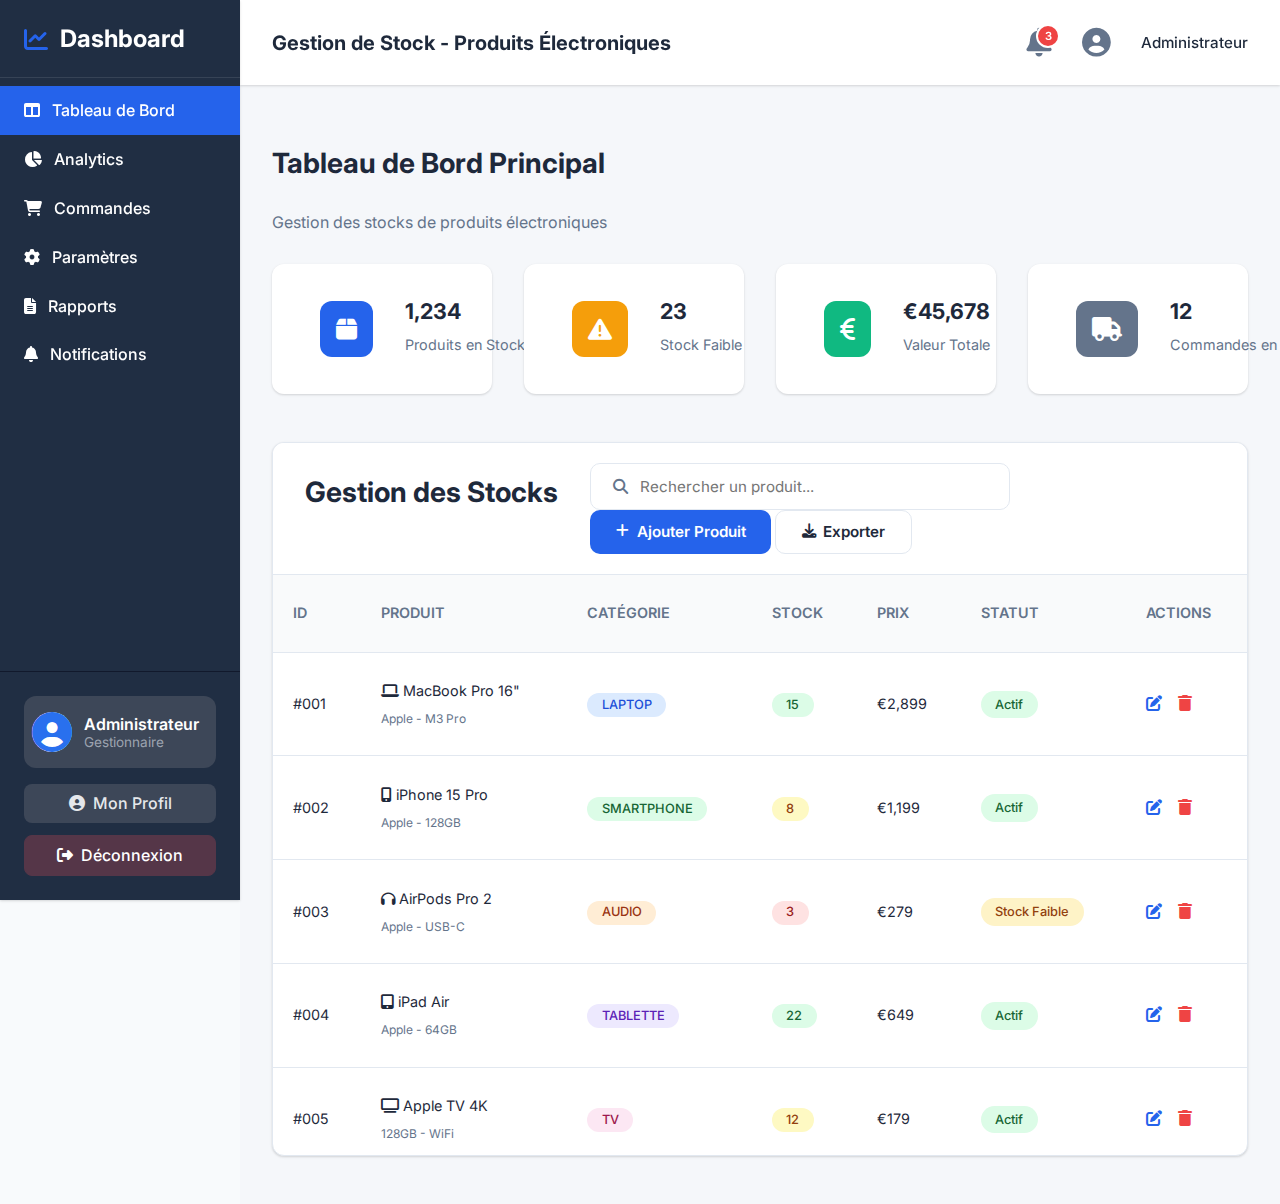
<file: autres/pages/dashboard.html>
<!DOCTYPE html>
<html lang="fr">

<head>
  <meta charset="UTF-8" />
  <meta name="viewport" content="width=device-width, initial-scale=1.0" />
  <title>Dashboard | StockManager</title>

  <!-- Lien Google Font -->
  <link href="https://fonts.googleapis.com/css2?family=Inter:wght@400;500;600;700&display=swap" rel="stylesheet" />

  <!-- Lien Font Awesome -->
  <link rel="stylesheet" href="https://cdnjs.cloudflare.com/ajax/libs/font-awesome/6.5.0/css/all.min.css" />

  <!-- Lien CSS -->
  <link rel="stylesheet" href="../css/dashboard.css" />
</head>

<body>

  <!-- Checkbox pour contrôler le menu mobile -->
  <input type="checkbox" id="menu-toggle" class="menu-toggle">

  <div class="dashboard-container">

    <!-- Overlay (fermeture du menu mobile) -->
    <label for="menu-toggle" class="overlay"></label>

    <!--  SIDEBAR  -->
    <aside class="sidebar">
      <div class="logo">
        <i class="fa-solid fa-chart-line"></i>
        <h2>Dashboard</h2>
      </div>

      <nav class="menu">
        <a href="dashboard.html" class="active"><i class="fa-solid fa-table-columns"></i> Tableau de Bord</a>
        <a href="analytics.html"><i class="fa-solid fa-chart-pie"></i> Analytics</a>
        <a href="commands.html"><i class="fa-solid fa-cart-shopping"></i> Commandes</a>
        <a href="parametres.html"><i class="fa-solid fa-gear"></i> Paramètres</a>
        <a href="rapports.html"><i class="fa-solid fa-file-lines"></i> Rapports</a>
        <a href="notification.html"><i class="fa-solid fa-bell"></i> Notifications</a>
      </nav>

      <div class="sidebar-footer">
        <div class="user-info">
          <i class="fa-solid fa-circle-user"></i>
          <div>
            <h4>Administrateur</h4>
            <p>Gestionnaire</p>
          </div>
        </div>

        <label for="open-profile" class="btn-profile"><i class="fa-solid fa-circle-user"></i>Mon Profil</label>

        <!-- Déconnexion pour le retour à la page de connexion -->
        <a href="../../index.html" class="btn-logout">
          <i class="fa-solid fa-right-from-bracket"></i> Déconnexion
        </a>
      </div>
    </aside>

    <!-- ************************************* CONTENU PRINCIPAL *************************************** -->

    <main class="main-content">
      <!-- Topbar -->
      <header class="topbar">
        <label for="menu-toggle" class="hamburger">
          <i class="fa-solid fa-bars"></i>
        </label>

        <h1>Gestion de Stock - Produits Électroniques</h1>

        <div class="user-top">
          <!-- Icône notification -->
          <a href="notification.html" class="notif-icon">
            <i class="fa-solid fa-bell"></i>
            <span class="notif-badge">3</span> <!-- badge placé SUR la cloche -->
          </a>

          <!-- Profil -->
          <i class="fa-solid fa-circle-user"></i>
          <span class="username">Administrateur</span>
        </div>
      </header>

      <!-- ====================== SECTION DASHBOARD ====================== -->
      <section class="dashboard-section">
        <h2>Tableau de Bord Principal</h2>
        <p>Gestion des stocks de produits électroniques</p>

        <!-- Cartes statistiques -->
        <div class="stats-container">
          <div class="stats-card blue">
            <i class="fa-solid fa-box"></i>
            <div>
              <h3>1,234</h3>
              <p>Produits en Stock</p>
            </div>
          </div>

          <div class="stats-card orange">
            <i class="fa-solid fa-triangle-exclamation"></i>
            <div>
              <h3>23</h3>
              <p>Stock Faible</p>
            </div>
          </div>

          <div class="stats-card green">
            <i class="fa-solid fa-euro-sign"></i>
            <div>
              <h3>€45,678</h3>
              <p>Valeur Totale</p>
            </div>
          </div>

          <div class="stats-card gray">
            <i class="fa-solid fa-truck"></i>
            <div>
              <h3>12</h3>
              <p>Commandes en Attente</p>
            </div>
          </div>
        </div>

        <!-- Section Tableau -->
        <div class="table-wrapper">
          <div class="section-header">
            <h2>Gestion des Stocks</h2>

            <div class="actions">
              <div class="search-input">
                <i class="fa-solid fa-magnifying-glass"></i>
                <input type="text" placeholder="Rechercher un produit..." class="form-input" />
              </div>

              <button class="btn-primary">
                <i class="fa-solid fa-plus"></i> Ajouter Produit
              </button>

              <button class="btn-secondary">
                <i class="fa-solid fa-download"></i> Exporter
              </button>
            </div>
          </div>


          <div class="table-container">
            <table>
              <thead>
                <tr>
                  <th>ID</th>
                  <th>PRODUIT</th>
                  <th>CATÉGORIE</th>
                  <th>STOCK</th>
                  <th>PRIX</th>
                  <th>STATUT</th>
                  <th>ACTIONS</th>
                </tr>
              </thead>

              <tbody>
                <tr>
                  <td>#001</td>
                  <td><i class="fa-solid fa-laptop"></i> MacBook Pro 16" <small>Apple - M3 Pro</small></td>
                  <td><span class="badge blue">LAPTOP</span></td>
                  <td><span class="badge green">15</span></td>
                  <td>€2,899</td>
                  <td><span class="status active">Actif</span></td>
                  <td><i class="fa-solid fa-pen-to-square edit"></i> <i class="fa-solid fa-trash delete"></i></td>
                </tr>

                <tr>
                  <td>#002</td>
                  <td><i class="fa-solid fa-mobile-screen-button"></i> iPhone 15 Pro <small>Apple - 128GB</small></td>
                  <td><span class="badge green">SMARTPHONE</span></td>
                  <td><span class="badge yellow">8</span></td>
                  <td>€1,199</td>
                  <td><span class="status active">Actif</span></td>
                  <td><i class="fa-solid fa-pen-to-square edit"></i> <i class="fa-solid fa-trash delete"></i></td>
                </tr>

                <tr>
                  <td>#003</td>
                  <td><i class="fa-solid fa-headphones"></i> AirPods Pro 2 <small>Apple - USB-C</small></td>
                  <td><span class="badge orange">AUDIO</span></td>
                  <td><span class="badge red">3</span></td>
                  <td>€279</td>
                  <td><span class="status warning">Stock Faible</span></td>
                  <td><i class="fa-solid fa-pen-to-square edit"></i> <i class="fa-solid fa-trash delete"></i></td>
                </tr>

                <tr>
                  <td>#004</td>
                  <td><i class="fa-solid fa-tablet-screen-button"></i> iPad Air <small>Apple - 64GB</small></td>
                  <td><span class="badge purple">TABLETTE</span></td>
                  <td><span class="badge green">22</span></td>
                  <td>€649</td>
                  <td><span class="status active">Actif</span></td>
                  <td><i class="fa-solid fa-pen-to-square edit"></i> <i class="fa-solid fa-trash delete"></i></td>
                </tr>

                <tr>
                  <td>#005</td>
                  <td><i class="fa-solid fa-tv"></i> Apple TV 4K <small>128GB - WiFi</small></td>
                  <td><span class="badge pink">TV</span></td>
                  <td><span class="badge yellow">12</span></td>
                  <td>€179</td>
                  <td><span class="status active">Actif</span></td>
                  <td><i class="fa-solid fa-pen-to-square edit"></i> <i class="fa-solid fa-trash delete"></i></td>
                </tr>

              </tbody>
            </table>
          </div>
        </div>

      </section>

    </main>
  </div>


  <!-- ===== POPUP PROFIL ===== -->
  <input type="checkbox" id="open-profile" class="profile-toggle">

  <div class="profile-overlay">
    <label for="open-profile" class="profile-bg"></label>

    <div class="profile-box">
      <header class="profile-header">
        <h2><i class="fa-solid fa-user"></i> Mon Profil</h2>
        <label for="open-profile" class="close-profile">&times;</label>
      </header>

      <div class="profile-content">
        <div class="profile-photo">
          <i class="fa-solid fa-circle-user"></i>
          <button class="btn-photo">Changer la photo</button>
        </div>

        <div class="profile-grid">
          <div>
            <label>Nom :</label>
            <input type="text" value="Administrateur">
          </div>

          <div>
            <label>Prénom :</label>
            <input type="text" value="Jean">
          </div>

          <div>
            <label>Email :</label>
            <input type="email" value="admin@dashboard.com">
          </div>

          <div>
            <label>Téléphone :</label>
            <input type="text" value="+33 6 12 34 56 78">
          </div>

          <div class="full">
            <label>Rôle :</label>
            <input type="text" value="Gestionnaire">
          </div>

          <div class="full">
            <label>Dernière connexion :</label>
            <input type="text" value="15 Janvier 2024 à 14:30">
          </div>
        </div>
      </div>

      <footer class="profile-footer">
        <label for="open-profile" class="btn-cancel">Fermer</label>
        <button class="btn-save">Sauvegarder</button>
      </footer>
    </div>
  </div>


</body>

</html>
</file>
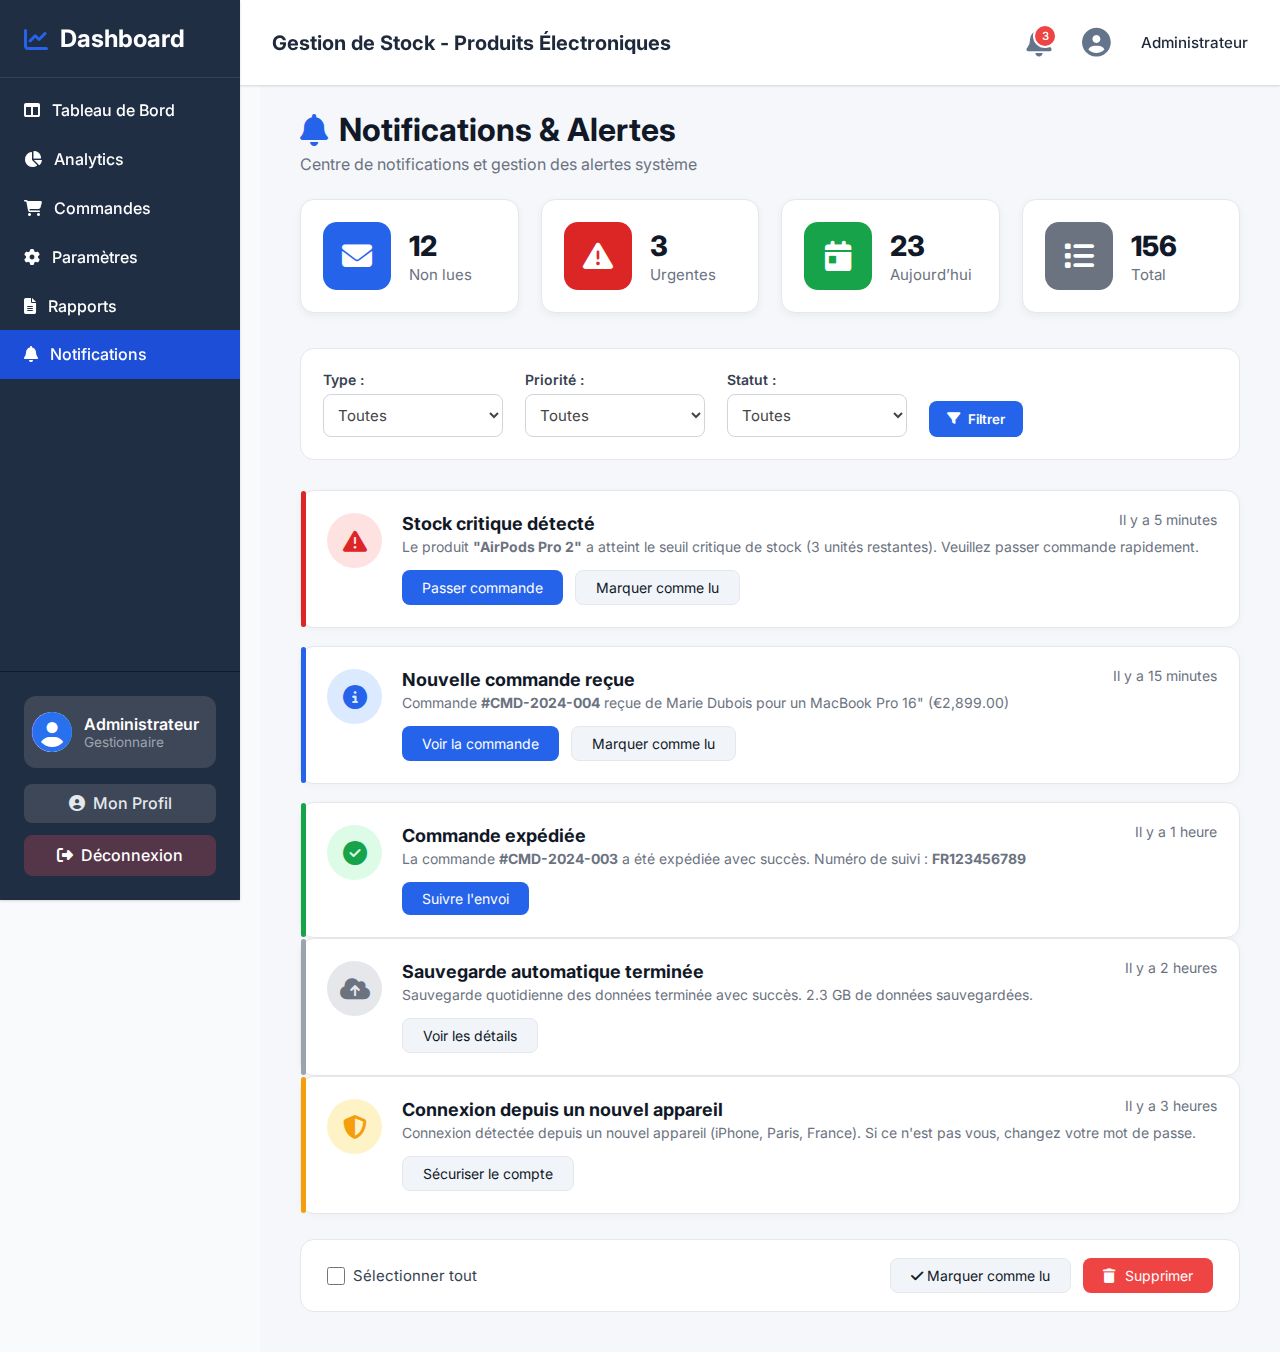
<file: autres/pages/notification.html>
<!DOCTYPE html>
<html lang="fr">

<head>
    <meta charset="UTF-8" />
    <meta name="viewport" content="width=device-width, initial-scale=1.0" />
    <title>Notifications | StockManager Dashboard</title>
    <!-- Google Font -->
    <link href="https://fonts.googleapis.com/css2?family=Inter:wght@400;500;600;700&display=swap" rel="stylesheet" />

    <!-- Font Awesome -->
    <link rel="stylesheet" href="https://cdnjs.cloudflare.com/ajax/libs/font-awesome/6.5.0/css/all.min.css" />

    <!-- CSS -->
    <link rel="stylesheet" href="../css/notification.css" />
</head>

<body>

    <input type="checkbox" id="nav-toggle" class="nav-toggle">

    <section class="dashboard-container">
        <label for="nav-toggle" class="sidebar-overlay"></label>
        <!-- sidebar + topbar + contenu -->

        <!-- 🧭 SIDEBAR (identique à dashboard.html) -->
        <aside class="sidebar">
            <div class="logo">
                <i class="fa-solid fa-chart-line"></i>
                <h2>Dashboard</h2>
            </div>

            <nav class="menu">
                <a href="dashboard.html"><i class="fa-solid fa-table-columns"></i> Tableau de Bord</a>
                <a href="analytics.html"><i class="fa-solid fa-chart-pie"></i> Analytics</a>
                <a href="commands.html"><i class="fa-solid fa-cart-shopping"></i> Commandes</a>
                <a href="parametres.html"><i class="fa-solid fa-gear"></i> Paramètres</a>
                <a href="rapports.html"><i class="fa-solid fa-file-lines"></i> Rapports</a>
                <a href="notification.html" class="active"><i class="fa-solid fa-bell"></i> Notifications</a>
            </nav>


            <div class="sidebar-footer">
                <div class="user-info">
                    <i class="fa-solid fa-user-circle"></i>
                    <div>
                        <h4>Administrateur</h4>
                        <p>Gestionnaire</p>
                    </div>
                </div>
                <label for="open-profile" class="btn-profile"><i class="fa-solid fa-user-circle"></i>Mon Profil</label>

                <!-- 🔴 Déconnexion → retour page de connexion -->
                <a href="../../index.html" class="btn-logout">
                    <i class="fa-solid fa-right-from-bracket"></i> Déconnexion
                </a>

            </div>
        </aside>

        <!-- 🔝 TOPBAR -->
        <header class="topbar">

            <label for="nav-toggle" class="topbar-burger">
                <i class="fa-solid fa-bars"></i>
            </label>

            <h1>Gestion de Stock - Produits Électroniques</h1>
            <div class="user-top">
                <!-- Icône notification -->
                <a href="notification.html" class="notif-icon">
                    <i class="fa-solid fa-bell"></i>
                    <span class="notif-badge">3</span> <!-- badge placé SUR la cloche -->
                </a>

                <!-- Profil -->
                <i class="fa-solid fa-circle-user"></i>
                <span class="username">Administrateur</span>
            </div>

        </header>





        <main class="main-content">

            <!-- TITRE -->
            <section class="page-header">
                <h1><i class="fa-solid fa-bell"></i> Notifications & Alertes</h1>
                <p>Centre de notifications et gestion des alertes système</p>
            </section>

            <!-- =============================== -->
            <!--   CARTES RÉSUMÉ NOTIFICATIONS  -->
            <!-- =============================== -->

            <section class="notif-stats">

                <!-- Non lues -->
                <div class="notif-card">
                    <div class="notif-left blue-bg">
                        <i class="fa-solid fa-envelope"></i>
                    </div>

                    <div class="notif-right">
                        <h3>12</h3>
                        <p>Non lues</p>
                    </div>
                </div>

                <!-- Urgentes -->
                <div class="notif-card">
                    <div class="notif-left red-bg">
                        <i class="fa-solid fa-triangle-exclamation"></i>
                    </div>

                    <div class="notif-right">
                        <h3>3</h3>
                        <p>Urgentes</p>
                    </div>
                </div>

                <!-- Aujourd’hui -->
                <div class="notif-card">
                    <div class="notif-left green-bg">
                        <i class="fa-solid fa-calendar-day"></i>
                    </div>

                    <div class="notif-right">
                        <h3>23</h3>
                        <p>Aujourd’hui</p>
                    </div>
                </div>

                <!-- Total -->
                <div class="notif-card">
                    <div class="notif-left grey-bg">
                        <i class="fa-solid fa-list"></i>
                    </div>

                    <div class="notif-right">
                        <h3>156</h3>
                        <p>Total</p>
                    </div>
                </div>

            </section>


            <!-- =============================== -->
            <!--         FILTRAGE                -->
            <!-- =============================== -->

            <section class="notif-filters">

                <div class="filter-group">
                    <label>Type :</label>
                    <select>
                        <option>Toutes</option>
                        <option>Stock</option>
                        <option>Commandes</option>
                        <option>Système</option>
                        <option>Sécurité</option>
                    </select>
                </div>

                <div class="filter-group">
                    <label>Priorité :</label>
                    <select>
                        <option>Toutes</option>
                        <option>Urgent</option>
                        <option>Haute</option>
                        <option>Moyenne</option>
                        <option>Basse</option>
                    </select>
                </div>

                <div class="filter-group">
                    <label>Statut :</label>
                    <select>
                        <option>Toutes</option>
                        <option>Non lues</option>
                        <option>Lues</option>
                    </select>
                </div>

                <button class="btn-filter"><i class="fa-solid fa-filter"></i> Filtrer</button>

            </section>


            <section class="notifications-list">

                <!-- Notification : Alerte Critique -->
                <div class="notif-item danger">
                    <div class="notif-left-icon">
                        <i class="fa-solid fa-triangle-exclamation"></i>
                    </div>

                    <div class="notif-content">
                        <h3>Stock critique détecté</h3>
                        <p>
                            Le produit <strong>"AirPods Pro 2"</strong> a atteint le seuil critique de stock
                            (3 unités restantes). Veuillez passer commande rapidement.
                        </p>

                        <div class="notif-actions">
                            <button class="btn-primary">Passer commande</button>
                            <button class="btn-light">Marquer comme lu</button>
                        </div>
                    </div>

                    <span class="notif-time">Il y a 5 minutes</span>
                </div>

                <!-- Notification : Nouvelle commande -->
                <div class="notif-item info">
                    <div class="notif-left-icon">
                        <i class="fa-solid fa-circle-info"></i>
                    </div>

                    <div class="notif-content">
                        <h3>Nouvelle commande reçue</h3>
                        <p>
                            Commande <strong>#CMD-2024-004</strong> reçue de Marie Dubois pour un
                            MacBook Pro 16" (€2,899.00)
                        </p>

                        <div class="notif-actions">
                            <button class="btn-primary">Voir la commande</button>
                            <button class="btn-light">Marquer comme lu</button>
                        </div>
                    </div>

                    <span class="notif-time">Il y a 15 minutes</span>
                </div>

                <!-- Notification : Commande expédiée -->
                <div class="notif-item success">
                    <div class="notif-left-icon">
                        <i class="fa-solid fa-check-circle"></i>
                    </div>

                    <div class="notif-content">
                        <h3>Commande expédiée</h3>
                        <p>
                            La commande <strong>#CMD-2024-003</strong> a été expédiée avec succès.
                            Numéro de suivi : <strong>FR123456789</strong>
                        </p>

                        <div class="notif-actions">
                            <button class="btn-primary">Suivre l'envoi</button>
                        </div>
                    </div>

                    <span class="notif-time">Il y a 1 heure</span>
                </div>

            </section>


            <!-- NOTIFICATION : Sauvegarde automatique -->
            <div class="notif-item neutral">
                <div class="notif-left-icon">
                    <i class="fa-solid fa-cloud-arrow-up"></i>
                </div>

                <div class="notif-content">
                    <h3>Sauvegarde automatique terminée</h3>
                    <p>
                        Sauvegarde quotidienne des données terminée avec succès.
                        2.3 GB de données sauvegardées.
                    </p>

                    <div class="notif-actions">
                        <button class="btn-light">Voir les détails</button>
                    </div>
                </div>

                <span class="notif-time">Il y a 2 heures</span>
            </div>


            <!-- NOTIFICATION : Connexion depuis un nouvel appareil -->
            <div class="notif-item warning">
                <div class="notif-left-icon">
                    <i class="fa-solid fa-shield-halved"></i>
                </div>

                <div class="notif-content">
                    <h3>Connexion depuis un nouvel appareil</h3>
                    <p>
                        Connexion détectée depuis un nouvel appareil (iPhone, Paris, France).
                        Si ce n'est pas vous, changez votre mot de passe.
                    </p>

                    <div class="notif-actions">
                        <button class="btn-light">Sécuriser le compte</button>
                    </div>
                </div>

                <span class="notif-time">Il y a 3 heures</span>
            </div>


            <!-- BARRE DE SÉLECTION + ACTIONS -->
            <div class="notif-footer-actions">
                <label class="select-all">
                    <input type="checkbox">
                    Sélectionner tout
                </label>

                <div class="footer-buttons">
                    <button class="btn-light"><i class="fa-solid fa-check"></i> Marquer comme lu</button>
                    <button class="btn-danger"><i class="fa-solid fa-trash"></i> Supprimer</button>
                </div>
            </div>



        </main>

    </section>


    <!-- ===== POPUP PROFIL ===== -->

    <input type="checkbox" id="open-profile" class="profile-toggle">

    <div class="profile-overlay">
        <label for="open-profile" class="profile-bg"></label>

        <div class="profile-box">
            <header class="profile-header">
                <h2><i class="fa-solid fa-user"></i> Mon Profil</h2>
                <label for="open-profile" class="close-profile">&times;</label>
            </header>

            <div class="profile-content">
                <div class="profile-photo">
                    <i class="fa-solid fa-circle-user"></i>
                    <button class="btn-photo">Changer la photo</button>
                </div>

                <div class="profile-grid">
                    <div>
                        <label>Nom :</label>
                        <input type="text" value="Administrateur">
                    </div>

                    <div>
                        <label>Prénom :</label>
                        <input type="text" value="Jean">
                    </div>

                    <div>
                        <label>Email :</label>
                        <input type="email" value="admin@dashboard.com">
                    </div>

                    <div>
                        <label>Téléphone :</label>
                        <input type="text" value="+33 6 12 34 56 78">
                    </div>

                    <div class="full">
                        <label>Rôle :</label>
                        <input type="text" value="Gestionnaire">
                    </div>

                    <div class="full">
                        <label>Dernière connexion :</label>
                        <input type="text" value="15 Janvier 2024 à 14:30">
                    </div>
                </div>
            </div>

            <footer class="profile-footer">
                <label for="open-profile" class="btn-cancel">Fermer</label>
                <button class="btn-save">Sauvegarder</button>
            </footer>
        </div>
    </div>

</body>

</html>
</file>
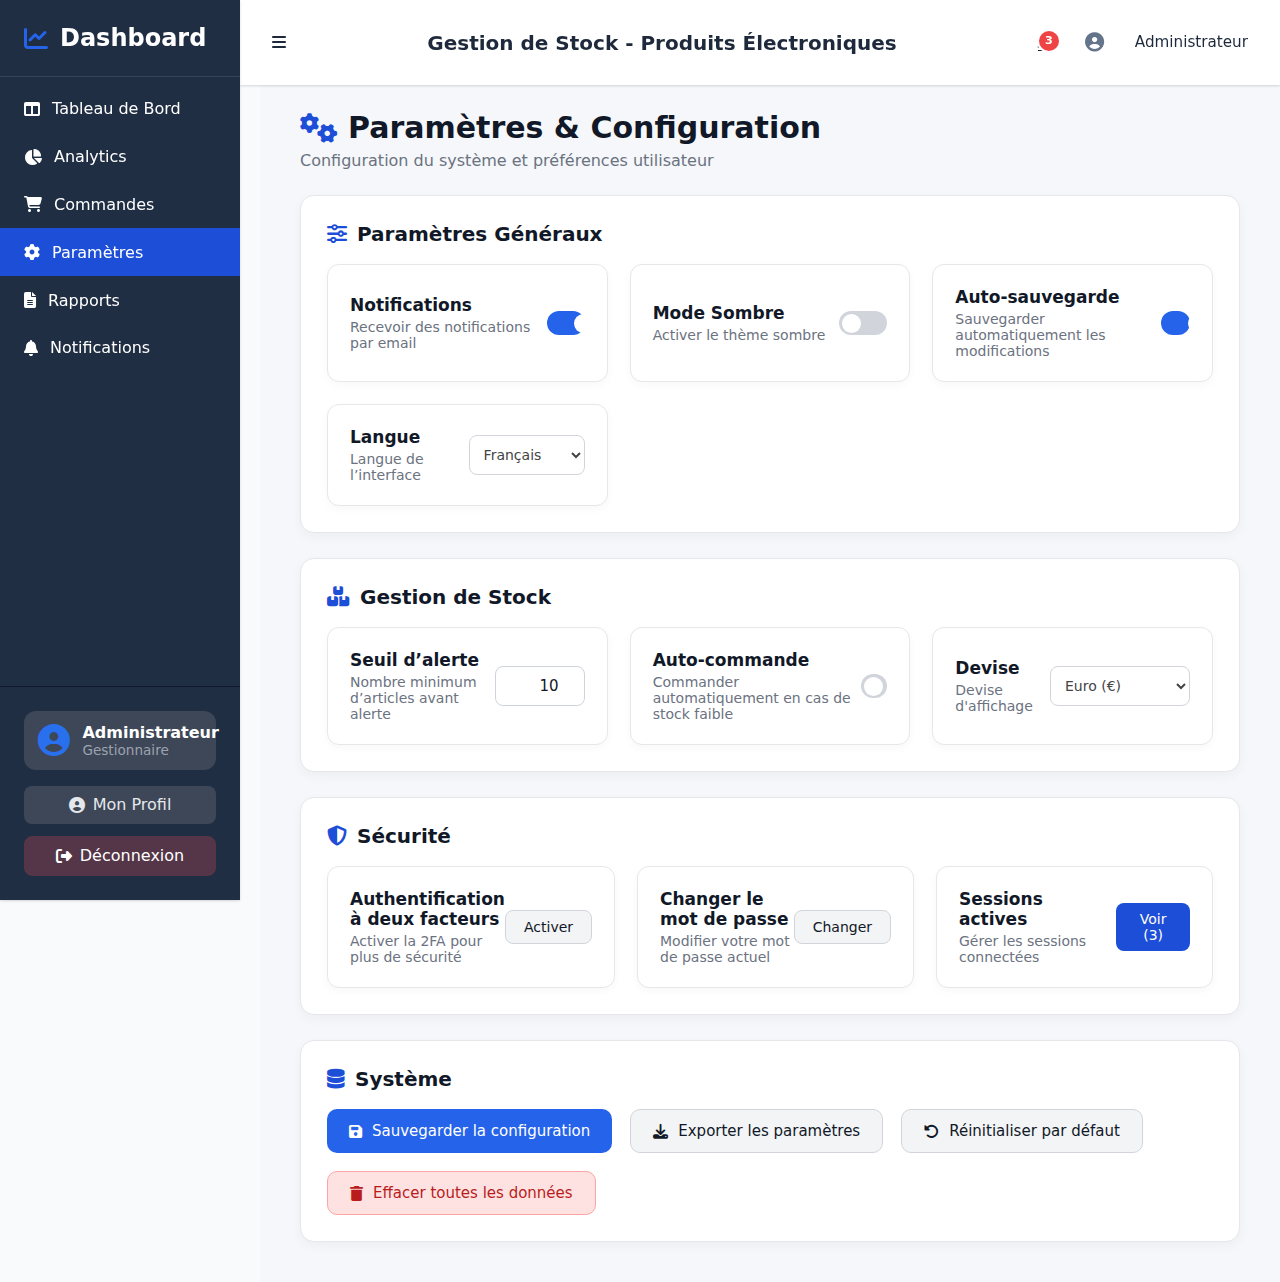
<file: autres/pages/parametres.html>
<!DOCTYPE html>
<html lang="fr">

<head>
    <meta charset="UTF-8">
    <meta name="viewport" content="width=device-width, initial-scale=1.0">
    <title>Paramètres – Gestion de Stock</title>

    <!-- CSS global du dashboard -->
    <link rel="stylesheet" href="../css/parametres.css">

    <!-- FontAwesome -->
    <link rel="stylesheet" href="https://cdnjs.cloudflare.com/ajax/libs/font-awesome/6.5.0/css/all.min.css">
</head>

<body>
    <!-- Checkbox qui pilote l’ouverture/fermeture du menu mobile -->
    <input type="checkbox" id="menu-toggle" class="menu-toggle">

    <div class="dashboard-container">

        <!-- Overlay cliquable (flou) -->
        <label for="menu-toggle" class="overlay"></label>

        <!-- 🧭 SIDEBAR (identique à dashboard.html) -->
        <aside class="sidebar">
            <div class="logo">
                <i class="fa-solid fa-chart-line"></i>
                <h2>Dashboard</h2>
            </div>

            <nav class="menu">
                <a href="dashboard.html"><i class="fa-solid fa-table-columns"></i> Tableau de Bord</a>
                <a href="analytics.html"><i class="fa-solid fa-chart-pie"></i> Analytics</a>
                <a href="commands.html"><i class="fa-solid fa-cart-shopping"></i> Commandes</a>
                <a href="parametres.html" class="active"><i class="fa-solid fa-gear"></i> Paramètres</a>
                <a href="rapports.html"><i class="fa-solid fa-file-lines"></i> Rapports</a>
                <a href="notification.html"><i class="fa-solid fa-bell"></i> Notifications</a>
            </nav>


            <div class="sidebar-footer">
                <div class="user-info">
                    <i class="fa-solid fa-user-circle"></i>
                    <div>
                        <h4>Administrateur</h4>
                        <p>Gestionnaire</p>
                    </div>
                </div>
                <label for="open-profile" class="btn-profile"><i class="fa-solid fa-user-circle"></i>Mon Profil</label>

                <!-- 🔴 Déconnexion → retour page de connexion -->
                <a href="../../index.html" class="btn-logout">
                    <i class="fa-solid fa-right-from-bracket"></i> Déconnexion
                </a>

            </div>
        </aside>

        <!-- 🔝 TOPBAR -->
        <header class="topbar">
            <label for="menu-toggle" class="hamburger">
                <i class="fa-solid fa-bars"></i>
            </label>
            <h1>Gestion de Stock - Produits Électroniques</h1>
            <div class="user-top">
                <!-- Icône notification -->
                <a href="notification.html" class="notif-icon">
                    <i class="fa-solid fa-bell"></i>
                    <span class="notif-badge">3</span> <!-- badge placé SUR la cloche -->
                </a>

                <!-- Profil -->
                <i class="fa-solid fa-circle-user"></i>
                <span class="username">Administrateur</span>
            </div>

        </header>




        <!-- ========= CONTENU ========= -->
        <!-- ========= CONTENU ========= -->
        <main class="main-content">

            <!-- TITRE PAGE -->
            <section class="page-header">
                <h1><i class="fa-solid fa-gears"></i> Paramètres & Configuration</h1>
                <p>Configuration du système et préférences utilisateur</p>
            </section>

            <!-- =============================== -->
            <!--     PARAMÈTRES GÉNÉRAUX        -->
            <!-- =============================== -->

            <section class="setting-section">

                <h2 class="section-title"><i class="fa-solid fa-sliders"></i> Paramètres Généraux</h2>

                <div class="settings-grid">

                    <!-- Notifications -->
                    <div class="setting-card">

                        <div class="card-text">
                            <h3>Notifications</h3>
                            <p>Recevoir des notifications par email</p>
                        </div>

                        <label class="switch">
                            <input type="checkbox" checked>
                            <span class="slider"></span>
                        </label>

                    </div>

                    <!-- Mode sombre -->
                    <div class="setting-card">

                        <div class="card-text">
                            <h3>Mode Sombre</h3>
                            <p>Activer le thème sombre</p>
                        </div>

                        <label class="switch">
                            <input type="checkbox">
                            <span class="slider"></span>
                        </label>

                    </div>

                    <!-- Auto sauvegarde -->
                    <div class="setting-card">

                        <div class="card-text">
                            <h3>Auto-sauvegarde</h3>
                            <p>Sauvegarder automatiquement les modifications</p>
                        </div>

                        <label class="switch">
                            <input type="checkbox" checked>
                            <span class="slider"></span>
                        </label>

                    </div>

                    <!-- Langue -->
                    <div class="setting-card">

                        <div class="card-text">
                            <h3>Langue</h3>
                            <p>Langue de l’interface</p>
                        </div>

                        <select class="select-lang">
                            <option selected>Français</option>
                            <option>English</option>
                            <option>Español</option>
                        </select>

                    </div>

                </div>

            </section>


            <!-- =============================== -->
            <!--         GESTION DE STOCK       -->
            <!-- =============================== -->

            <section class="setting-section">

                <h2 class="section-title"><i class="fa-solid fa-boxes-stacked"></i> Gestion de Stock</h2>

                <div class="settings-grid">

                    <!-- Seuil d'alerte -->
                    <div class="setting-card">

                        <div class="card-text">
                            <h3>Seuil d’alerte</h3>
                            <p>Nombre minimum d’articles avant alerte</p>
                        </div>

                        <input type="number" class="input-number" value="10" min="1">

                    </div>

                    <!-- Auto-commande -->
                    <div class="setting-card">

                        <div class="card-text">
                            <h3>Auto-commande</h3>
                            <p>Commander automatiquement en cas de stock faible</p>
                        </div>

                        <label class="switch">
                            <input type="checkbox">
                            <span class="slider"></span>
                        </label>

                    </div>

                    <!-- Devise -->
                    <div class="setting-card">

                        <div class="card-text">
                            <h3>Devise</h3>
                            <p>Devise d'affichage</p>
                        </div>

                        <select class="select-lang">
                            <option selected>Euro (€)</option>
                            <option>Dollar ($)</option>
                            <option>Livre Sterling (£)</option>
                        </select>

                    </div>

                </div>

            </section>


            <!-- ================================= -->
            <!--            SÉCURITÉ               -->
            <!-- ================================= -->

            <section class="setting-section">

                <h2 class="section-title">
                    <i class="fa-solid fa-shield-halved"></i> Sécurité
                </h2>

                <div class="settings-grid security-grid">

                    <!-- Authentification à deux facteurs -->
                    <div class="setting-card security-card">
                        <div class="card-text">
                            <h3>Authentification à deux facteurs</h3>
                            <p>Activer la 2FA pour plus de sécurité</p>
                        </div>
                        <button class="btn-small">Activer</button>
                    </div>

                    <!-- Changer mot de passe -->
                    <div class="setting-card security-card">
                        <div class="card-text">
                            <h3>Changer le mot de passe</h3>
                            <p>Modifier votre mot de passe actuel</p>
                        </div>
                        <button class="btn-small">Changer</button>
                    </div>

                    <!-- Sessions actives -->
                    <div class="setting-card security-card">
                        <div class="card-text">
                            <h3>Sessions actives</h3>
                            <p>Gérer les sessions connectées</p>
                        </div>
                        <button class="btn-small btn-blue">Voir (3)</button>
                    </div>

                </div>

            </section>




            <!-- ================================= -->
            <!--               SYSTÈME             -->
            <!-- ================================= -->

            <section class="setting-section">

                <h2 class="section-title">
                    <i class="fa-solid fa-database"></i> Système
                </h2>

                <div class="system-buttons">

                    <button class="sys-btn primary">
                        <i class="fa-solid fa-floppy-disk"></i> Sauvegarder la configuration
                    </button>

                    <button class="sys-btn">
                        <i class="fa-solid fa-download"></i> Exporter les paramètres
                    </button>

                    <button class="sys-btn">
                        <i class="fa-solid fa-rotate-left"></i> Réinitialiser par défaut
                    </button>

                    <button class="sys-btn danger">
                        <i class="fa-solid fa-trash"></i> Effacer toutes les données
                    </button>

                </div>

            </section>



        </main>







    </div>



    <!-- ===== POPUP PROFIL ===== -->
    <input type="checkbox" id="open-profile" class="profile-toggle">

    <div class="profile-overlay">
        <label for="open-profile" class="profile-bg"></label>

        <div class="profile-box">
            <header class="profile-header">
                <h2><i class="fa-solid fa-user"></i> Mon Profil</h2>
                <label for="open-profile" class="close-profile">&times;</label>
            </header>

            <div class="profile-content">
                <div class="profile-photo">
                    <i class="fa-solid fa-circle-user"></i>
                    <button class="btn-photo">Changer la photo</button>
                </div>

                <div class="profile-grid">
                    <div>
                        <label>Nom :</label>
                        <input type="text" value="Administrateur">
                    </div>

                    <div>
                        <label>Prénom :</label>
                        <input type="text" value="Jean">
                    </div>

                    <div>
                        <label>Email :</label>
                        <input type="email" value="admin@dashboard.com">
                    </div>

                    <div>
                        <label>Téléphone :</label>
                        <input type="text" value="+33 6 12 34 56 78">
                    </div>

                    <div class="full">
                        <label>Rôle :</label>
                        <input type="text" value="Gestionnaire">
                    </div>

                    <div class="full">
                        <label>Dernière connexion :</label>
                        <input type="text" value="15 Janvier 2024 à 14:30">
                    </div>
                </div>
            </div>

            <footer class="profile-footer">
                <label for="open-profile" class="btn-cancel">Fermer</label>
                <button class="btn-save">Sauvegarder</button>
            </footer>
        </div>
    </div>



</body>

</html>
</file>
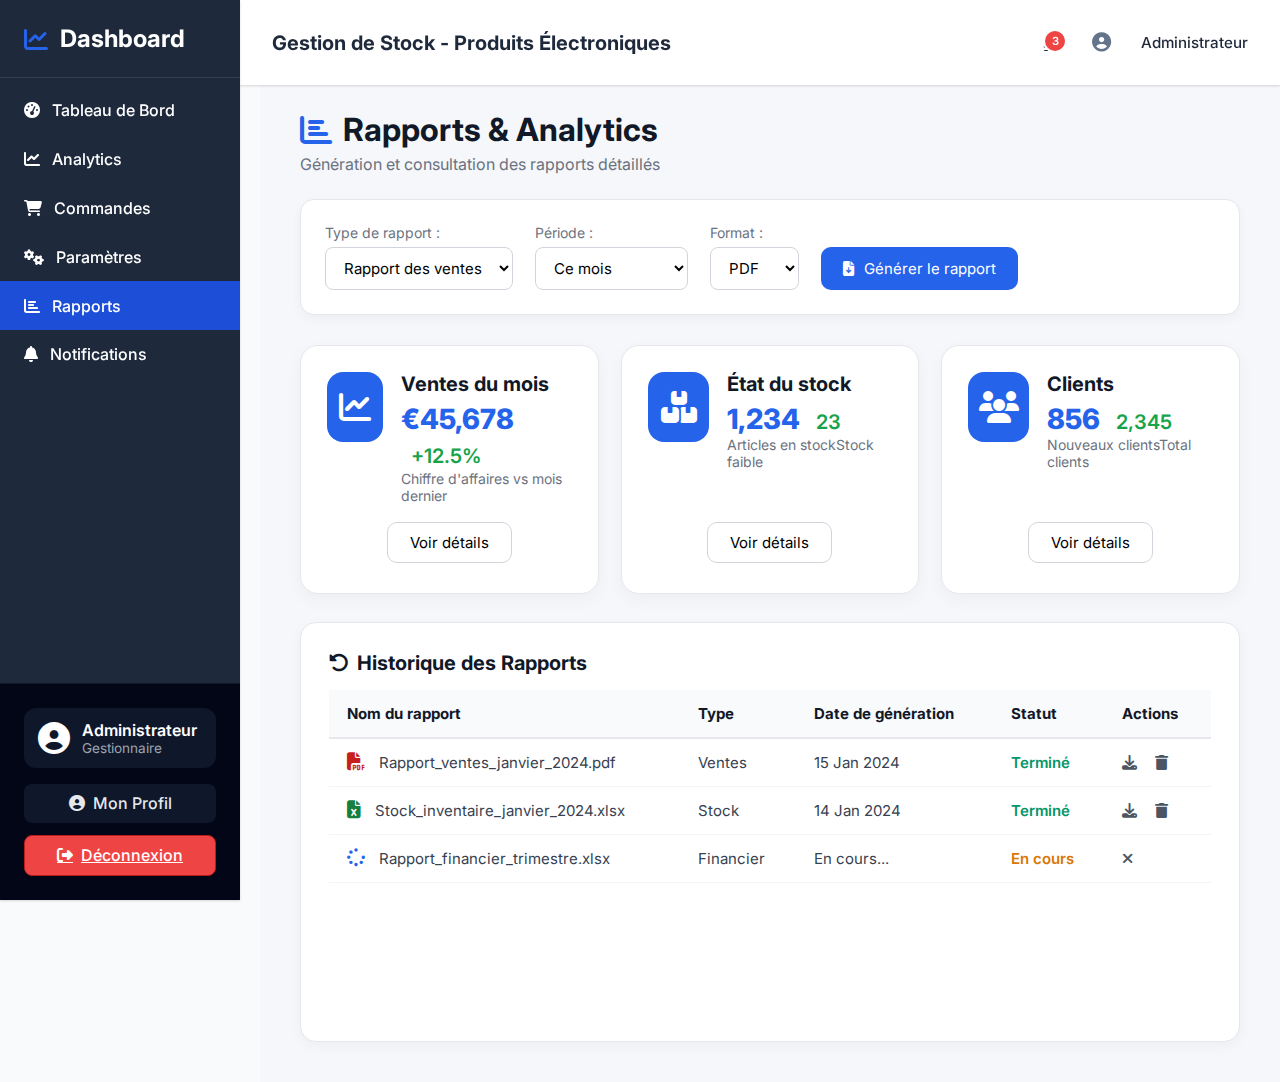
<file: autres/pages/rapports.html>
<!DOCTYPE html>
<html lang="fr">
    <head>
        <meta charset="UTF-8" />
        <meta name="viewport" content="width=device-width, initial-scale=1.0" />
        <title>Rapports | StockManager Dashboard</title>

        <!-- Google Font -->
        <link href="https://fonts.googleapis.com/css2?family=Inter:wght@400;500;600;700&display=swap" rel="stylesheet" />

        <!-- Font Awesome -->
        <link rel="stylesheet" href="https://cdnjs.cloudflare.com/ajax/libs/font-awesome/6.5.0/css/all.min.css" />

        <!-- CSS -->
        <link rel="stylesheet" href="../css/rapports.css" />
    </head>
    <body>
        <!--  Checkbox qui contrôle l’ouverture / fermeture du menu mobile -->
        <input type="checkbox" id="menu-toggle" class="menu-toggle">

        <section class="dashboard-container">
            <!--  Overlay flou qui sert à fermer le menu quand on clique dessus -->
            <label for="menu-toggle" class="overlay"></label>

            <!-- SIDEBAR (identique à dashboard.html) -->
            <aside class="sidebar">
                <div class="logo">
                    <i class="fa-solid fa-chart-line"></i>
                    <h2>Dashboard</h2>
                </div>

                <nav class="menu">
                    <a href="dashboard.html"><i class="fa-solid fa-gauge-high"></i> Tableau de Bord</a>
                    <a href="analytics.html"><i class="fa-solid fa-chart-line"></i> Analytics</a>
                    <a href="commands.html"><i class="fa-solid fa-cart-shopping"></i> Commandes</a>
                    <a href="parametres.html"><i class="fa-solid fa-gears"></i> Paramètres</a>
                    <a href="rapports.html" class="active"><i class="fa-solid fa-chart-bar"></i> Rapports</a>
                    <a href="notification.html"><i class="fa-solid fa-bell"></i> Notifications</a>
                </nav>

                <div class="sidebar-footer">
                    <div class="user-info">
                        <i class="fa-solid fa-user-circle"></i>
                        <div>
                            <h4>Administrateur</h4>
                            <p>Gestionnaire</p>
                        </div>
                    </div>
                    <label for="open-profile" class="btn-profile"><i class="fa-solid fa-user-circle"></i>Mon Profil</label>

                    <!--  Déconnexion → retour page de connexion -->
                    <a href="../../index.html" class="btn-logout">
                        <i class="fa-solid fa-right-from-bracket"></i> Déconnexion
                    </a>

                </div>
            </aside>

            <!--  TOPBAR -->
            <header class="topbar">
                <!-- Icône hamburger pour ouvrir / fermer le menu mobile -->
                <label for="menu-toggle" class="hamburger">
                    <i class="fa-solid fa-bars"></i>
                </label>

                <h1>Gestion de Stock - Produits Électroniques</h1>
                <div class="user-top">
                    <!-- Icône notification -->
                    <a href="notification.html" class="notif-icon">
                        <i class="fa-solid fa-bell"></i>
                        <span class="notif-badge">3</span> <!-- badge placé SUR la cloche -->
                    </a>

                    <!-- Profil -->
                    <i class="fa-solid fa-circle-user"></i>
                    <span class="username">Administrateur</span>
                </div>

            </header>

            <!--  CONTENU PRINCIPAL -->
            <main class="main-content">

                <!-- TITRE PAGE -->
                <section class="page-header">
                    <h1><i class="fa-solid fa-chart-bar"></i> Rapports & Analytics</h1>
                    <p>Génération et consultation des rapports détaillés</p>
                </section>

                <!--     FILTRES DE RAPPORTS         -->
                <section class="report-filter">
                    <div class="filter-row">

                        <!-- TYPE DE RAPPORT -->
                        <div class="filter-group">
                            <label>Type de rapport :</label>
                            <select>
                                <option selected>Rapport des ventes</option>
                                <option>Rapport de stock</option>
                                <option>Rapport financier</option>
                                <option>Rapport clients</option>
                            </select>
                        </div>

                        <!-- PERIODE -->
                        <div class="filter-group">
                            <label>Période :</label>
                            <select>
                                <option>Aujourd'hui</option>
                                <option>Cette semaine</option>
                                <option selected>Ce mois</option>
                                <option>Ce trimestre</option>
                                <option>Cette année</option>
                            </select>
                        </div>

                        <!-- FORMAT -->
                        <div class="filter-group">
                            <label>Format :</label>
                            <select>
                                <option selected>PDF</option>
                                <option>Excel</option>
                                <option>CSV</option>
                            </select>
                        </div>

                        <!-- Bouton -->
                        <button class="btn-generate">
                            <i class="fa-solid fa-file-arrow-down"></i> Générer le rapport
                        </button>

                    </div>
                </section>

                <!--      CARTES STATISTIQUES           -->
                <section class="report-stats">
                    <!-- Carte 1 : Ventes du mois -->
                    <div class="stat-card clean-card">
                        <div class="stat-content">
                            <div class="stat-left">
                                <div class="stat-icon-box">
                                    <i class="fa-solid fa-chart-line"></i>
                                </div>
                                <div class="bien">
                                    <h3>Ventes du mois</h3>
                                    <p class="value-big">€45,678 <span class="value-growth">+12.5%</span></p>
                                    <p class="value-small">Chiffre d'affaires <span class="value-abda1">vs mois dernier</span></p>
                                </div>
                            </div>
                        </div>

                        <button class="btn-details">Voir détails</button>
                    </div>

                    <!-- Carte 2 : État du stock -->
                    <div class="stat-card clean-card">

                        <div class="stat-content">
                            <div class="stat-left">
                                <div class="stat-icon-box">
                                    <i class="fa-solid fa-boxes-stacked"></i>
                                </div>
                                <div class="bien">
                                    <h3>État du stock</h3>
                                    <p class="value-big">1,234 <span class="value-growth">23 </span></p>
                                    <p class="value-small">Articles en stock<span class="value-abda2">Stock faible</span></p>
                                </div>
                            </div>
                        </div>

                        <button class="btn-details">Voir détails</button>

                    </div>

                    <!-- Carte 3 : Clients -->
                    <div class="stat-card clean-card">

                        <div class="stat-content">
                            <div class="stat-left">
                                <div class="stat-icon-box">
                                    <i class="fa-solid fa-users"></i>
                                </div>
                                <div class="bien">
                                    <h3>Clients</h3>
                                    <p class="value-big">856 <span class="value-growth">2,345 </span></p>
                                    <p class="value-small">Nouveaux clients<span class="value-abda">Total clients</span></p>
                                </div>
                            </div>
                        </div>

                        <button class="btn-details">Voir détails</button>

                    </div>
                </section>

                <!--  HISTORIQUE DES RAPPORTS        -->
                <section class="history-section">

                    <h2 class="section-title">
                        <i class="fa-solid fa-rotate-left"></i> Historique des Rapports
                    </h2>

                    <div class="history-table-container">
                        <table class="history-table">
                            <thead>
                                <tr>
                                    <th>Nom du rapport</th>
                                    <th>Type</th>
                                    <th>Date de génération</th>
                                    <th>Statut</th>
                                    <th>Actions</th>
                                </tr>
                            </thead>

                            <tbody>

                                <!-- Ligne 1 -->
                                <tr>
                                    <td>
                                        <i class="fa-solid fa-file-pdf file-icon pdf"></i>
                                        Rapport_ventes_janvier_2024.pdf
                                    </td>
                                    <td>Ventes</td>
                                    <td>15 Jan 2024</td>
                                    <td class="status done">Terminé</td>
                                    <td class="actions">
                                        <i class="fa-solid fa-download"></i>
                                        <i class="fa-solid fa-trash"></i>
                                    </td>
                                </tr>

                                <!-- Ligne 2 -->
                                <tr>
                                    <td>
                                        <i class="fa-solid fa-file-excel file-icon xls"></i>
                                        Stock_inventaire_janvier_2024.xlsx
                                    </td>
                                    <td>Stock</td>
                                    <td>14 Jan 2024</td>
                                    <td class="status done">Terminé</td>
                                    <td class="actions">
                                        <i class="fa-solid fa-download"></i>
                                        <i class="fa-solid fa-trash"></i>
                                    </td>
                                </tr>

                                <!-- Ligne 3 -->
                                <tr>
                                    <td>
                                        <i class="fa-solid fa-spinner file-icon loading"></i>
                                        Rapport_financier_trimestre.xlsx
                                    </td>
                                    <td>Financier</td>
                                    <td>En cours...</td>
                                    <td class="status pending">En cours</td>
                                    <td class="actions">
                                        <i class="fa-solid fa-xmark"></i>
                                    </td>
                                </tr>

                            </tbody>
                        </table>
                    </div>

                </section>
            </main>
        </section>

        <!--  POPUP PROFIL  -->
        <input type="checkbox" id="open-profile" class="profile-toggle">

        <div class="profile-overlay">
            <label for="open-profile" class="profile-bg"></label>

            <div class="profile-box">
                <header class="profile-header">
                    <h2><i class="fa-solid fa-user"></i> Mon Profil</h2>
                    <label for="open-profile" class="close-profile">&times;</label>
                </header>

                <div class="profile-content">
                    <div class="profile-photo">
                        <i class="fa-solid fa-circle-user"></i>
                        <button class="btn-photo">Changer la photo</button>
                    </div>

                    <div class="profile-grid">
                        <div>
                            <label>Nom :</label>
                            <input type="text" value="Administrateur">
                        </div>

                        <div>
                            <label>Prénom :</label>
                            <input type="text" value="Jean">
                        </div>

                        <div>
                            <label>Email :</label>
                            <input type="email" value="admin@dashboard.com">
                        </div>

                        <div>
                            <label>Téléphone :</label>
                            <input type="text" value="+33 6 12 34 56 78">
                        </div>

                        <div class="full">
                            <label>Rôle :</label>
                            <input type="text" value="Gestionnaire">
                        </div>

                        <div class="full">
                            <label>Dernière connexion :</label>
                            <input type="text" value="15 Janvier 2024 à 14:30">
                        </div>
                    </div>
                </div>

                <footer class="profile-footer">
                    <label for="open-profile" class="btn-cancel">Fermer</label>
                    <button class="btn-save">Sauvegarder</button>
                </footer>
            </div>
        </div>
    </body>
</html>
</file>
<file: autres/css/style.css>
:root {
  --primary-color: #2563eb;
  --primary-dark: #1d4ed8;
  --secondary-color: #64748b;
  --background-color: #f8fafc;
  --sidebar-color: #1e293b;
  --text-primary: #1e293b;
  --text-secondary: #64748b;
  --text-white: #ffffff;
  --border-color: #e2e8f0;
  --shadow: 0 1px 3px rgba(0, 0, 0, 0.1), 0 1px 2px rgba(0, 0, 0, 0.06);
  --shadow-lg: 0 24px 45px rgba(15, 23, 42, 0.4);
}

* {
  margin: 0;
  padding: 0;
  box-sizing: border-box;
  font-family: "Inter", sans-serif;
}

body {
  background: linear-gradient(135deg, #0b2b4b, #1d4e7a);
  min-height: 100vh;
  display: flex;
  justify-content: center;
  align-items: center;
  padding: 2rem 1rem; /* espace autour de la carte comme sur la maquette */
}

/* permet de recentrer facilement si besoin sur d'autres pages */
.login-page {
  width: 100%;
  display: flex;
  justify-content: center;
  align-items: center;
}

/* CONTAINER PRINCIPAL */
.login-container {
  background: var(--text-white);
  border-radius: 1.5rem; /* plus arrondi comme sur la maquette */
  box-shadow: var(--shadow-lg);
  display: flex;
  overflow: hidden;
  max-width: 1000px;
  width: 100%;
  min-height: 520px;
}

/* PARTIE FORMULAIRE (60%) */
.login-form {
  flex: 0 0 60%;
  padding: 2.8rem 3.2rem;
  display: flex;
  flex-direction: column;
  justify-content: center;
}

.login-form h1 {
  color: #154873;                 /* bleu plus profond comme la maquette */
  font-size: 1.9rem;
  font-weight: 700;
  margin-bottom: 2rem;
  line-height: 1.3;
  text-align: center;             /* titre centré comme sur l’image */
}

/* on limite la largeur du formulaire pour rester compact */
.login-form form {
  max-width: 380px;
  margin: 0 ;
}

/* Champs de formulaire */
.form-group {
  margin-bottom: 1.1rem;
  display: flex;
  flex-direction: column;
}

.form-group label {
  font-size: 0.8rem;
  color: var(--text-secondary);
  margin-bottom: 0.25rem;
}

.form-group input {
  padding: 0.8rem 1rem;
  border: 1px solid var(--border-color);
  border-radius: 0.75rem;   /* arrondi plus doux, proche de la maquette */
  font-size: 0.9rem;
  transition: border-color 0.2s ease, box-shadow 0.2s ease;
}

.form-group input:focus {
  outline: none;
  border-color: var(--primary-color);
  box-shadow: 0 0 0 3px rgba(37, 99, 235, 0.15);
}

.form-options {
  display: flex;
  align-items: center;
  justify-content: flex-start;
  margin-bottom: 1.8rem;
  font-size: 0.85rem;
  color: var(--text-secondary);
}

.remember input {
  margin-right: 0.4rem;
}

/*  BOUTONS & LIENS  */
/* style générique (réutilisable par d'autres pages) */
.btn-primary {
  background: var(--primary-color);
  color: var(--text-white);
  padding: 0.75rem;
  border: none;
  border-radius: 0.75rem;
  font-weight: 600;
  cursor: pointer;
  transition: background 0.3s ease, box-shadow 0.3s ease;
}

/* version spécifique pour le bouton de connexion */
.login-form .btn-primary {
  width: 65%;
  max-width: 260px;
  border-radius: 999px;           /* look “pilule” de la maquette */
  font-size: 1rem;
  align-self: center;
  margin-top: 0.25rem;
  box-shadow: 0 10px 20px rgba(37, 99, 235, 0.25);
}

.btn-primary:hover {
  background: var(--primary-dark);
}

.links {
  margin-top: 1.6rem;
  text-align: center;
  font-size: 0.85rem;
  color: var(--text-secondary);
}

.links p + p {
  margin-top: 0.35rem;
}

.links a {
  color: var(--primary-color);
  font-weight: 500;
  text-decoration: none;
}

.links a:hover {
  text-decoration: underline;
}

/* PARTIE INFO (40%) */
.login-info {
  flex: 0 0 40%;
  background: linear-gradient(135deg, #0B3052, #1F4D7A);
  color: var(--text-white);
  padding: 3.2rem 2.2rem;
  display: flex;
  flex-direction: column;
  justify-content: center;
  align-items: center;
  text-align: center;
}

.logo-circle {
  width: 80px;
  height: 80px;
  background: var(--text-white);
  color: #154873;
  border-radius: 50%;
  display: flex;
  justify-content: center;
  align-items: center;
  font-weight: 700;
  font-size: 1.7rem;
  margin-bottom: 1.8rem;
  box-shadow: 0 12px 25px rgba(0, 0, 0, 0.25);
}

.login-info h2 {
  font-size: 1.6rem;
  margin-bottom: 1.1rem;
  font-weight: 700;
}

.login-info p {
  font-size: 0.95rem;
  line-height: 1.7;
  color: #e5f0ff;
  max-width: 320px;
}

/* ============================
   📱 RESPONSIVE – TABLETTE
============================ */
@media (max-width: 768px) {
  /* le container reste horizontal mais un peu plus compact */
  .login-container {
    width: 100%;
    max-width: 900px;
    min-height: 500px;
  }

  .login-form {
    flex: 0 0 60%;
    padding: 2rem 2.2rem;
  }

  .login-form h1 {
    font-size: 1.55rem;
    margin-bottom: 1.4rem;
  }

  .login-form form {
    max-width: 360px;
  }

  .form-group input {
    padding: 0.75rem 0.9rem;
    font-size: 0.85rem;
  }

  .login-form .btn-primary {
    width: 70%;
    max-width: 240px;
    font-size: 0.95rem;
  }

  .login-info {
    flex: 0 0 40%;
    padding: 2.2rem 1.4rem;
  }

  .login-info h2 {
    font-size: 1.3rem;
  }

  .logo-circle {
    width: 65px;
    height: 65px;
    font-size: 1.3rem;
  }

  .links {
    margin-top: 1.2rem;
    font-size: 0.8rem;
  }
}

/* ============================
   📱 RESPONSIVE – MOBILE
============================ */
@media (max-width: 600px) {
  body {
    padding: 1.5rem 0.75rem;
  }

  .login-container {
    flex-direction: column;
    max-width: 430px;
  }

  .login-form,
  .login-info {
    flex: 0 0 auto;
    width: 100%;
  }

  .login-info {
    order: -1; /* on affiche le bloc bleu en haut sur mobile si tu préfères, à enlever sinon */
    border-radius: 1.5rem 1.5rem 0 0;
  }

  .login-form {
    padding: 2rem 1.8rem 1.8rem;
  }

  .login-form .btn-primary {
    width: 100%;
    max-width: none;
  }

  .logo-circle {
    width: 60px;
    height: 60px;
    font-size: 1.25rem;
  }
}
</file>
<file: autres/css/analytics.css>
:root {
  --primary-color: #2563eb;
  --primary-dark: #1d4ed8;
  --secondary-color: #64748b;
  --background-color: #f8fafc;
  --sidebar-color: #202E43;
  --sidebar-hover: #334155;
  --text-primary: #1e293b;
  --text-secondary: #64748b;
  --text-white: #ffffff;
  --border-color: #e2e8f0;
  --success-color: #10b981;
  --warning-color: #f59e0b;
  --danger-color: #ef4444;
  --shadow: 0 1px 3px rgba(0, 0, 0, 0.1), 0 1px 2px rgba(0, 0, 0, 0.06);
}

html,
body {
  width: 100%;
  overflow-x: hidden;
}

* {
  margin: 0;
  padding: 0;
  box-sizing: border-box;
  font-family: "Inter", sans-serif;
}

body {
  background: var(--background-color);
  color: var(--text-primary);
}

a {
  text-decoration: none;
  color: inherit;
}

/* cacher le checkbox du menu */
.menu-toggle {
  display: none;
}

/*  LAYOUT GLOBAL */
.dashboard-container {
  display: flex;
  min-height: 100vh;
}

/*  SIDEBAR */
.sidebar {
  position: fixed;
  top: 0;
  left: 0;
  height: 100vh;
  width: 240px;
  background: var(--sidebar-color);
  color: var(--text-white);
  display: flex;
  flex-direction: column;
  justify-content: space-between;
  box-shadow: var(--shadow);
  z-index: 100;
}

/* Logo */
.sidebar .logo {
  display: flex;
  align-items: center;
  gap: 0.75rem;
  padding: 1.5rem;
  border-bottom: 1px solid rgba(255, 255, 255, 0.1);
}

.sidebar .logo i {
  font-size: 1.5rem;
  color: var(--primary-color);
}

/* Liens du menu */
.menu {
  display: flex;
  flex-direction: column;
  margin-top: 0.5rem;
  flex-grow: 1;
  overflow-y: auto;
  padding-bottom: 1rem;
}

.menu a {
  color: var(--text-white);
  padding: 0.9rem 1.5rem;
  font-weight: 500;
  display: flex;
  align-items: center;
  gap: 0.75rem;
  transition: background 0.2s ease;
}

.menu a:hover {
  background: var(--sidebar-hover);
}

.menu a.active {
  background: var(--primary-color);
}

/* Pied de la sidebar */
.sidebar-footer {
  padding: 1.5rem;
  border-top: 1px solid rgba(15, 23, 42, 0.9);
  background: #202E43; /* très sombre comme sur la maquette */
}

/* bloc user */
.user-info {
  display: flex;
  align-items: center;
  gap: 0.75rem;
  margin-bottom: 1rem;
  padding: 1rem 0.5rem;
  border-radius: 0.75rem;
  background: #3D4758;
}

.user-info i {
  font-size: 2.5rem;
  color: #2970EE;
  background: white;
  border-radius: 50%;
}

.user-info h4 {
  font-weight: 600;
}

.user-info p {
  color: #9ca3af;
  font-size: 0.85rem;
}

/* Boutons du bas */
.btn-profile,
.btn-logout {
  width: 100%;
  padding: 0.6rem 0.75rem;
  border: none;
  border-radius: 0.5rem;
  font-weight: 500;
  display: flex;
  align-items: center;
  justify-content: center;
  gap: 0.5rem;
  cursor: pointer;
  transition: background 0.2s ease, transform 0.15s ease;
}

.btn-profile {
  background: #3D4758;
  color: #e5e7eb;
  margin-bottom: 0.75rem;
}

.btn-profile:hover {
  background: #111827;
}

.btn-logout {
  background: #553648;
  color: #ffffff;
  border: 1px solid #553648;
  text-decoration: none;
}

.btn-logout:hover {
  background: #553648;
}



/*  TOPBAR */
.topbar {
  position: fixed;
  top: 0;
  left: 240px;
  right: 0;
  height: 85px;
  background: var(--text-white);
  display: flex;
  align-items: center;
  justify-content: space-between;
  padding: 0 2rem;
  box-shadow: var(--shadow);
  z-index: 99;
}

.topbar h1 {
  font-size: 1.25rem;
  font-weight: 700;
}

/* Hamburger (desktop : caché) */
.hamburger {
  display: none;
}

/* User à droite */
.user-top {
  display: flex;
  align-items: center;
  gap: 1rem;
  position: relative;
}

.user-top i {
  font-size: 1.8rem;
  color: var(--text-secondary);
  cursor: pointer;
}

/* Zone à droite dans la topbar */
.user-top {
  display: flex;
  align-items: center;
  gap: 1.9rem;              /* ← plus d’espace entre cloche et profil */
  color: var(--text-secondary);
}

/* avatar rond */
.user-top .fa-user {
  width: 36px;
  height: 36px;
  border-radius: 999px;
  background: #e5e7eb;
  display: flex;
  align-items: center;
  justify-content: center;
  color: #4b5563;
}

.username {
  font-size: 0.95rem;
  font-weight: 500;
  color: var(--text-primary);
}

/* Icône notif + badge */
.notif-icon {
  position: relative;
  display: inline-flex;
  align-items: center;
  justify-content: center;
  color: #1e293b;
  cursor: pointer;
  font-size: 1.25rem;
}

/* petit cercle bien rond sur la cloche */
.notif-icon .notif-badge {
  position: absolute;
  top: -2px;               
  right: -4px;
  width: 20px;             
  height: 20px;            
  border-radius: 50%;
  display: flex;
  align-items: center;
  justify-content: center;
  background: #ef4444;
  color: #ffffff;
  font-size: 0.7rem;
  font-weight: 600;
  box-shadow: 0 0 0 2px #ffffff;
  transform-origin: center;
  padding: 0;              
  animation: notifPulse 1.4s ease-in-out infinite;
}

/* animation de “gonflement” */
@keyframes notifPulse {
  0%, 100% {
    transform: scale(1);
  }
  30% {
    transform: scale(1.22);   
  }
  60% {
    transform: scale(0.9);    
  }
}

/* CONTENU PRINCIPAL */
.main-content {
  margin-left: 240px;
  padding: 110px 40px 40px;
  min-height: 100vh;
  background: #f5f7fa;
  flex: 1;
}

/*  SECTION ANALYTICS – TITRE + CARTES */
.dashboard-section {
  padding: 0.rem;
}

.dashboard-section h2 {
  font-size: 1.8rem;
  color: var(--text-primary);
  font-weight: 700;
  margin-bottom: 0.5rem;
  display: flex;
  align-items: center;
  gap: 0.5rem;
  margin-top: 1rem;

}

.dashboard-section h2 i {
  font-size: 1.5rem;
}

.dashboard-section p {
  font-size: 1rem;
  color: var(--text-secondary);
  margin-bottom: 2.5rem;
  margin-top: 2rem;
}

/*  CARTES STATISTIQUES */

.stats-container {
  display: grid;
  grid-template-columns: repeat(4, minmax(0, 1fr));
  gap: 4rem;
  width: 100%;
}


.stats-card {
  background-color: #fff;
  border-radius: 0.75rem;
  padding: 1.5rem 1rem;
  display: flex;
  align-items: center;
  gap: 1.2rem;
  box-shadow: 0 2px 10px rgba(0, 0, 0, 0.08);
  transition: transform 0.25s ease, box-shadow 0.25s ease;
  cursor: pointer;
}
.data {
  display: flex;
  flex-direction: column;
  align-items: flex-start;
  line-height: 0;
}

/* effet de survol */
.stats-card:hover {
  transform: translateY(-8px);
  box-shadow: 0 10px 20px rgba(0, 0, 0, 0.1);
}

/* icônes à gauche */
.stats-card i {
  font-size: 2rem;
  padding: 1rem;
  border-radius: 0.5rem;
  color: #fff;
}

/* texte et chiffres */
.stats-card h3 {
  font-size: 1.5rem;
  font-weight: 700;
  color: var(--text-primary);
  padding-top: 1rem;
  
}

.stats-card p {
  color: var(--text-secondary);
  font-size: 0.8rem;
  padding-top: 0.5rem;
}

.stats-card .badge {
  display: inline-block;
  font-size: 0.8rem;
  font-weight: 600;
  border-radius: 6px;
}

/* Couleurs des icônes */
.stats-card.blue i {
  background-color: #3b82f6;
}
.stats-card.green i {
  background-color: #22c55e;
}
.stats-card.orange i {
  background-color: #f59e0b;
}
.stats-card.red i {
  background-color: #ef4444;
}

/* badges verts / rouges */
.badge.green {
  background-color: #dcfce7;
  color: #166534;
}
.badge.red {
  background-color: #fee2e2;
  color: #991b1b;
}

/* Pastille de variation sous chaque carte */
.stats-card .badge {
  padding: 0.4rem 0.4rem;
  font-size: 0.8rem;
  font-weight: 600;
  line-height: 0;
  display: inline-flex;
  align-items: center;
}

/* Variation positive (vert) */
.badge.green {
  background-color: #dcfce7;
  color: #15803d;
}

/* Variation négative (rouge) */
.badge.red {
  background-color: #fee2e2;
  color: #b91c1c;
}

/*  ANALYTICS : SECTION 2 (graphiques) */
.analytics-grid {
  display: grid;
  grid-template-columns: 2fr 1fr;
  gap: 1.5rem;
  margin-top: 1.5rem;
  padding: 1rem;
}

/* Panneaux génériques */
.card-panel {
  background: #fff;
  border: 1px solid var(--border-color);
  border-radius: 0.75rem;
  box-shadow: var(--shadow);
  overflow: hidden;
}

/* Header des panneaux */
.panel-header {
  display: flex;
  flex-direction: column;
  padding: 2rem 1.25rem;
  border-bottom: 1px solid var(--border-color);
  gap: 1rem;
  background-color: whitesmoke;
}

.panel-header h3 {
  font-size: 1.25rem;
  font-weight: 700;
  display: flex;
  align-items: center;
  gap: 0.5rem;
}

/*  Select "30 derniers jours" : icône dans le champ  */
.select-wrap {
  position: relative;
  display: inline-block;
  align-self: flex-start;      
}

.select-wrap select {
  appearance: none;
  -webkit-appearance: none;
  -moz-appearance: none;
  background: #ffffff;
  border: 1px solid var(--border-color);
  padding: 0.55rem 2.5rem 0.55rem 1.5rem; 
  border-radius: 10px; 
  font-size: 0.95rem;
  color: var(--text-primary);
  box-shadow: inset 0 1px 0 rgba(0, 0, 0, 0.02);
}

/* Icône Font Awesome à l’intérieur du champ */
.select-wrap::after {
  content: "\f078"; /* fa-chevron-down */
  font-family: "Font Awesome 6 Free";
  font-weight: 900;
  position: absolute;
  top: 50%;
  right: 1.1rem;
  transform: translateY(-50%);
  color: var(--text-secondary);
  pointer-events: none;
  font-size: 0.75rem;
}

/* --------- GRAPHIQUE A BARRES (CSS only) --------- */
.sales-card .bars-area {
  padding: 1rem 1.25rem 1.25rem;
}

/*  Barres + labels : 12 mois visibles sans être coupés  */
.bars {
  display: grid;
  grid-template-columns: repeat(12, 1fr);
  align-items: end;
  gap: 0.7rem;                            
  height: 280px;
  padding: 1.1rem 0.4rem 0;               
  background: linear-gradient(#ffffff, #fbfdff);
  border-radius: 0.5rem;
  border: 1px solid var(--border-color);
}

.bar {
  width: 100%;
  background: linear-gradient(180deg, #6aa7ff 0%, #3b82f6 100%);
  border-radius: 0.4rem 0.4rem 0 0;
  position: relative;
  transform: translateY(0);
  transition: transform 0.25s ease, box-shadow 0.25s ease;
  box-shadow: 0 1px 0 rgba(255, 255, 255, 0.4) inset;
}

/* “Saut” sur hover */
.bar:hover {
  transform: translateY(-10px);
  box-shadow: 0 8px 18px rgba(59, 130, 246, 0.25);
}

/* hauteurs (échelle relative) */
.h-20 { height: 10%; }
.h-22 { height: 22%; }
.h-24 { height: 28%; }
.h-26 { height: 45%; }
.h-30 { height: 70%; }
.h-34 { height: 34%; }
.h-36 { height: 48%; }
.h-38 { height: 58%; }
.h-40 { height: 70%; }
.h-44 { height: 44%; }
.h-48 { height: 78%; }

/* bulles valeur au survol */
.bar::after {
  content: attr(data-val);
  position: absolute;
  left: 50%;
  transform: translate(-50%, -6px);
  bottom: 100%;
  background: #ffffff;
  color: var(--text-primary);
  border: 1px solid var(--border-color);
  border-radius: 0.375rem;
  font-size: 0.75rem;
  padding: 0.2rem 0.4rem;
  white-space: nowrap;
  opacity: 0;
  pointer-events: none;
  box-shadow: var(--shadow);
  transition: opacity 0.2s ease, transform 0.2s ease;
}

.bar:hover::after {
  opacity: 1;
  transform: translate(-50%, -10px);
}

/* petite pastille */
.bar::before {
  content: "";
  position: absolute;
  left: 50%;
  transform: translate(-50%, -6px);
  width: 26px;
  height: 6px;
  border-radius: 999px;
  background: rgba(0, 0, 0, 0.08);
  bottom: calc(100% + 12px);
  opacity: 0;
  transition: opacity 0.2s ease;
}

.bar:hover::before {
  opacity: 1;
}

/* labels mois + montants */
.bar-labels {
  display: grid;
  grid-template-columns: repeat(12, 1fr);
  gap: 0.7rem;
  margin-top: 0.5rem;
  text-align: center;
}

.bar-labels span {
  display: block;
  font-size: 0.8rem;
  color: var(--text-secondary);
}

.bar-labels small {
  font-size: 0.75rem;
  color: var(--primary-color);
}

/* légende */
.legend {
  display: flex;
  align-items: center;
  gap: 0.5rem;
  margin-top: 1rem;
  color: var(--text-secondary);
  padding-left: 1rem;
  background-color: whitesmoke;
  height: 4rem;
}

.legend .dot {
  width: 0.65rem;
  height: 0.65rem;
  border-radius: 999px;
  display: inline-block;
}

.legend .blue {
  background: #3b82f6;
}

.legend .green {
  background: #22c55e;
}

/* --------- CARTE DROITE : Répartition ----------*/
.split-card {
  padding: 0 0 0.75rem;
}

.split-list {
  list-style: none;
  padding: 0 1.25rem 1rem;
}

/* === Répartition par Catégorie : % en face de la barre === */
.split-list li {
  display: grid;
  grid-template-columns: 1fr auto;
  grid-template-areas:
    "label amount"
    "bar   percent";
  row-gap: 0.5rem;
  padding: 1.7rem 0;
  border-bottom: 1px solid var(--border-color);
  align-items: center;
}

.split-list li:last-child {
  border-bottom: none;
}

.split-list .label {
  grid-area: label;
  font-weight: 600;
}

.split-list .amount {
  grid-area: amount;
  color: #2563eb;
  font-weight: 700;
}

.split-list .progress {
  grid-area: bar;
  height: 8px;
  background: #f1f5f9;
  border-radius: 4px;
  overflow: hidden;
  margin-right: 0.75rem; /* espace avant le % */
}

.split-list .progress span {
  display: block;
  height: 100%;
  /* background: #dbeafe; */
}

.split-list .percent {
  grid-area: percent;
  text-align: right;
  font-size: 0.85rem;
  color: var(--text-secondary);
}
/* ANALYTICS – SECTION 3 : TOP PRODUITS */

.top-products {
  margin-top: 1.8rem;
  width: 100%;
  padding: 1.5rem 2rem 2rem;
}

/* HEADER */
.top-header {
  display: flex;
  justify-content: space-between;
  align-items: center;
  margin-bottom: 1.4rem;
}

.top-header h3 {
  font-size: 1.4rem;
  font-weight: 600;
  color: #333;
  display: flex;
  align-items: center;
  gap: 0.6rem;
}

/* SELECT OPTION */
.select-sort select {
  padding: 10px 16px;
  border-radius: 10px;
  border: 2px solid #d1d5db;
  font-size: 1rem;
  background: #fff;
  cursor: pointer;
  transition: 0.2s;
}

.select-sort select:hover {
  border-color: #2563eb;
}

/* TABLE STYLE */
.top-table {
  width: 100%;
  border-collapse: collapse;
}

.top-table thead {
  background: #f6f7fb;
 padding: 0!important; 
 margin: 0!important;
}

.top-table th {
  padding: 14px 12px;
  text-align: left;
  font-size: 1rem;
  font-weight: 600;
  color: #444;
}

.top-table td {
  padding: 16px 12px;
  font-size: 1rem;
  border-bottom: 1px solid #e5e7eb;
  color: #374151;
}

/* Colonne Produit */
.top-table td.prod {
  display: flex;
  align-items: center;
  gap: 0.7rem;
  margin-top: 1rem;
}

.top-table td.prod i {
  font-size: 1.2rem;
  color: #4b5563;
}

/* BADGES RANG */
.rank {
  display: inline-flex;
  align-items: center;
  justify-content: center;
  width: 33px;
  height: 33px;
  border-radius: 50%;
  font-weight: 600;
  color: #fff;
  font-size: 1rem;
}

.rank.gold {
  background: #fbbf24;
}

.rank.silver {
  background: #9ca3af;
}

.rank.bronze {
  background: #f59e0b;
}

/* arrondi de la carte */
.top-products {
  border-radius: 14px;
}

/* RESPONSIVE – ANALYTICS */

@media (max-width: 768px) {
  /* Hamburger visible */
  .hamburger {
    display: block;
    font-size: 1.8rem;
    color: var(--text-primary);
    cursor: pointer;
  }

  .dashboard-container {
    width: 100%;
    overflow-x: hidden;
  }

  .main-content {
    margin-left: 0 !important;
    padding-top: 85px;
    width: 100%;
    max-width: 100%;
    margin: 0;
    padding-left: 1rem;
    padding-right: 1rem;
  }

  .dashboard-section {
    width: 100%;
    max-width: 100%;
    margin: 0;
    padding: 1.5rem 1rem 1.25rem;
  }

  /* Sidebar mobile */
  .sidebar {
    position: fixed;
    top: 0;
    left: -260px;
    width: 240px;
    height: 100vh;
    background: var(--sidebar-color);
    transition: left 0.3s ease;
    z-index: 999;
  }

  .menu-toggle:checked ~ .dashboard-container .sidebar {
    left: 0;
  }

  /* Overlay pour fermer le menu */
  .overlay {
    position: fixed;
    top: 0;
    left: 0;
    width: 100%;
    height: 100%;
    background: rgba(0, 0, 0, 0.35);
    backdrop-filter: blur(2px);
    opacity: 0;
    pointer-events: none;
    transition: opacity 0.3s ease;
    z-index: 900;
  }

  .menu-toggle:checked ~ .dashboard-container .overlay {
    opacity: 1;
    pointer-events: auto;
  }

  /* Topbar mobile */
  .topbar {
    left: 0 !important;
    padding: 1rem;
    height: 65px;
    gap: 1rem;
  }

  .topbar h1 {
    font-size: 1rem;
  }

  /* 4 CARTES ANALYTICS (2 par ligne)  */

  .stats-container {
    grid-template-columns: repeat(2, minmax(0, 1fr));
    gap: 1.25rem;
  }

  .stats-card {
    padding: 1.5rem;
  }

  /* SECTION GRAPHIQUES  */

  .analytics-grid {
    grid-template-columns: 1fr;     
    width: 100%;
    padding: 0 0 1.5rem;
    margin-top: 1rem;
    gap: 1.5rem;
  }

  .card-panel {
    border-radius: 0.75rem;
    width: 100%;
  }

  .sales-card,
  .split-card {
    margin: 0;
  }

  /* Graphe barres – on compacte un peu pour tout faire tenir */
  .sales-card .bars {
    height: 220px;
    gap: 0.6rem;
    padding: 1rem 0.5rem 0;
  }

  .bar-labels {
    gap: 0.6rem;
    font-size: 0.8rem;
  }

  /* TOP PRODUITS (carte pleine largeur)*/

  .top-products {
    width: 100%;
    margin-top: 1.5rem;
    padding: 1.25rem 1rem 1.5rem;
  }

  /* → Titre en haut, select en dessous comme demandé */
  .top-header {
    flex-direction: column;
    align-items: flex-start;
    gap: 0.5rem;
  }

  .select-sort {
    width: 100%;
  }

  .top-table th,
  .top-table td {
    font-size: 0.9rem;
    padding: 0.75rem 0.4rem;
  }
}


/* POPUP PROFIL (commun aux pages qui ont le modal profil) */
.profile-toggle {
  display: none;
}

.profile-overlay {
  position: fixed;
  inset: 0;
  background: rgba(0, 0, 0, 0.45);
  backdrop-filter: blur(3px);
  display: none;
  justify-content: center;
  align-items: center;
  z-index: 5000;
}

.profile-toggle:checked ~ .profile-overlay {
  display: flex;
}

.profile-bg {
  position: absolute;
  inset: 0;
  cursor: pointer;
}

.profile-box {
  position: relative;
  width: 525px;
  max-height: 90vh;
  background: white;
  border-radius: 14px;
  overflow: hidden;
  display: flex;
  flex-direction: column;
}

.profile-header {
  padding: 20px;
  display: flex;
  justify-content: space-between;
  border-bottom: 1px solid #e5e7eb;
}

.profile-header h2 i {
  color: #2563eb;
  margin-right: 8px;
}

.close-profile {
  font-size: 26px;
  cursor: pointer;
  color: #666;
}

.profile-content {
  padding: 20px;
  overflow-y: auto;
}

.profile-photo {
  text-align: center;
  margin-bottom: 20px;
}

.profile-photo i {
  font-size: 80px;
  color: #3b82f6;
}

.btn-photo {
  margin-top: 10px;
  padding: 8px 16px;
  background: #f1f5f9;
  border-radius: 6px;
  border: 1px solid #d1d5db;
  cursor: pointer;
}

.profile-grid {
  display: grid;
  grid-template-columns: 1fr 1fr;
  gap: 14px;
}

.profile-grid .full {
  grid-column: span 2;
}

.profile-grid label {
  font-size: 14px;
  color: #666;
}

.profile-grid input {
  width: 100%;
  padding: 10px;
  border-radius: 8px;
  border: 1px solid #d1d5db;
}

.profile-footer {
  padding: 16px;
  display: flex;
  justify-content: flex-end;
  gap: 10px;
  border-top: 1px solid #e5e7eb;
  background: #fafafa;
}

.btn-cancel {
  padding: 10px 20px;
  background: #e5e7eb;
  border-radius: 8px;
  cursor: pointer;
}

.btn-save {
  padding: 10px 20px;
  background: #2563eb;
  color: white;
  border-radius: 8px;
  cursor: pointer;
}
</file>
<file: autres/css/commands.css>
/* ==========================================================
   🛒 STOCKMANAGER – COMMANDES (commands.html)
   Sidebar + Topbar + Cartes stats + Filtres + Cartes commandes
   + Popups Voir détails / Modifier + Profil
   ========================================================== */

/* ===========================
   🌈 VARIABLES GLOBALES
=========================== */
:root {
  --primary-color: #2563eb;
  --primary-dark: #1d4ed8;
  --secondary-color: #64748b;
  --background-color: #f8fafc;
  --sidebar-color: #1e293b;
  --sidebar-hover: #334155;
  --text-primary: #1e293b;
  --text-secondary: #64748b;
  --text-white: #ffffff;
  --border-color: #e2e8f0;
  --success-color: #10b981;
  --warning-color: #f59e0b;
  --danger-color: #ef4444;
  --shadow: 0 1px 3px rgba(0, 0, 0, 0.1), 0 1px 2px rgba(0, 0, 0, 0.06);
}

/* ===========================
   ⚙️ RESET
=========================== */
html,
body {
  width: 100%;
  overflow-x: hidden;
}

* {
  margin: 0;
  padding: 0;
  box-sizing: border-box;
  font-family: "Inter", sans-serif;
}

body {
  background: var(--background-color);
  color: var(--text-primary);
}

a {
  text-decoration: none;
  color: inherit;
}

/* checkbox menu mobile */
.menu-toggle {
  display: none;
}

/* overlay du menu (caché par défaut sur desktop) */
.overlay {
  display: none;
}

/* ===========================
   🧱 LAYOUT GLOBAL
=========================== */
.dashboard-container {
  display: flex;
  min-height: 100vh;
}

/* ===========================
   📚 SIDEBAR
=========================== */
.sidebar {
  position: fixed;
  top: 0;
  left: 0;
  height: 100vh;
  width: 240px;
  background: var(--sidebar-color);
  color: var(--text-white);
  display: flex;
  flex-direction: column;
  justify-content: space-between;
  box-shadow: var(--shadow);
  z-index: 100;
}

/* Logo */
.sidebar .logo {
  display: flex;
  align-items: center;
  gap: 0.75rem;
  padding: 1.5rem;
  border-bottom: 1px solid rgba(255, 255, 255, 0.1);
}

.sidebar .logo i {
  font-size: 1.5rem;
  color: var(--primary-color);
}

/* Menu */
.menu {
  display: flex;
  flex-direction: column;
  margin-top: 0.5rem;
  flex-grow: 1;
  overflow-y: auto;
  padding-bottom: 1rem;
}

.menu a {
  color: var(--text-white);
  padding: 0.9rem 1.5rem;
  font-weight: 500;
  display: flex;
  align-items: center;
  gap: 0.75rem;
  transition: background 0.2s ease;
}

.menu a:hover {
  background: var(--sidebar-hover);
}

.menu a.active {
  background: var(--primary-color);
}

/* Pied de la sidebar */
/* Pied de la sidebar */
.sidebar-footer {
  padding: 1.5rem;
  border-top: 1px solid rgba(15, 23, 42, 0.9);
  background: #020617; /* très sombre comme sur la maquette */
}

/* bloc user */
.user-info {
  display: flex;
  align-items: center;
  gap: 0.75rem;
  margin-bottom: 1rem;
  padding: 0.75rem 0.9rem;
  border-radius: 0.75rem;
  background: #0f172a;
}

.user-info i {
  font-size: 2rem;
}

.user-info h4 {
  font-weight: 600;
}

.user-info p {
  color: #9ca3af;
  font-size: 0.85rem;
}

/* Boutons du bas */
.btn-profile,
.btn-logout {
  width: 100%;
  padding: 0.6rem 0.75rem;
  border: none;
  border-radius: 0.5rem;
  font-weight: 500;
  display: flex;
  align-items: center;
  justify-content: center;
  gap: 0.5rem;
  cursor: pointer;
  transition: background 0.2s ease, transform 0.15s ease;
}

.btn-profile {
  background: #0f172a;
  color: #e5e7eb;
  margin-bottom: 0.75rem;
}

.btn-profile:hover {
  background: #111827;
}

.btn-logout {
  background: #ef4444;
  color: #ffffff;
  border: 1px solid #b91c1c;
}

.btn-logout:hover {
  background: #b91c1c;
}


/* ===========================
   🔝 TOPBAR
=========================== */
.topbar {
  position: fixed;
  top: 0;
  left: 240px;
  right: 0;
  height: 85px;
  background: var(--text-white);
  display: flex;
  align-items: center;
  justify-content: space-between;
  padding: 0 2rem;
  box-shadow: var(--shadow);
  z-index: 99;
}

.topbar h1 {
  font-size: 1.25rem;
  font-weight: 700;
}

/* hamburger caché sur desktop */
.hamburger {
  display: none;
}

/* User à droite */

/* Zone à droite dans la topbar */
.user-top {
  display: flex;
  align-items: center;
  gap: 1.9rem;              /* ← plus d’espace entre cloche et profil */
  color: var(--text-secondary);
}

/* avatar rond */
.user-top .fa-user {
  width: 36px;
  height: 36px;
  border-radius: 999px;
  background: #e5e7eb;
  display: flex;
  align-items: center;
  justify-content: center;
  color: #4b5563;
}

.username {
  font-size: 0.95rem;
  font-weight: 500;
  color: var(--text-primary);
}

/* Icône notif + badge */
.notif-icon {
  position: relative;
  display: inline-flex;
  align-items: center;
  justify-content: center;
  color: #1e293b;
  cursor: pointer;
  font-size: 1.25rem;
}

/* petit cercle bien rond sur la cloche */
.notif-icon .notif-badge {
  position: absolute;
  top: -2px;               /* ← position exacte sur l’icône */
  right: -4px;
  width: 20px;             /* largeur fixe */
  height: 20px;            /* hauteur fixe → cercle parfait */
  border-radius: 50%;
  display: flex;
  align-items: center;
  justify-content: center;
  background: #ef4444;
  color: #ffffff;
  font-size: 0.7rem;
  font-weight: 600;
  box-shadow: 0 0 0 2px #ffffff;
  transform-origin: center;
  padding: 0;              /* pas de padding pour éviter la déformation */
  animation: notifPulse 1.4s ease-in-out infinite;
}

/* animation de “gonflement” */
@keyframes notifPulse {
  0%, 100% {
    transform: scale(1);
  }
  30% {
    transform: scale(1.22);   /* le badge gonfle */
  }
  60% {
    transform: scale(0.9);    /* redevient un peu plus petit */
  }
}
/* ===========================
   🧩 CONTENU PRINCIPAL
=========================== */
.main-content {
  margin-left: 240px;          /* au lieu de 260px */
  padding: 110px 40px 40px;
  min-height: 100vh;
  background: #f5f7fa;
  flex: 1;
}


/* ===================================================== */
/*   EN-TÊTE DE PAGE : Titre + sous-titre                */
/* ===================================================== */
.page-header {
  margin-bottom: 25px;
}

.page-header h1 {
  font-size: 2rem;
  font-weight: 700;
  display: flex;
  align-items: center;
  gap: 0.7rem;
  color: #111827;
}

.page-header h1 i {
  color: #2563eb;
}

.page-header p {
  margin-top: 5px;
  color: #6b7280;
  font-size: 1rem;
}

/* ===================================================== */
/*   4 CARTES DU HAUT (statuts commandes)               */
/* ===================================================== */

/* Cartes stats du haut */
.orders-stats-cards {
  display: grid;
  grid-template-columns: repeat(4, 1fr);
  gap: 1.5rem;
  margin-bottom: 2rem;
}

.stat-card {
  background: #fff;
  border-radius: 0.9rem;
  padding: 1.6rem 1.8rem;
  box-shadow: 0 4px 10px rgba(0, 0, 0, 0.06);
  transition: 0.2s ease;
  
  /* ✅ icône à gauche, texte à droite */
  display: flex;
  align-items: center;
  gap: 1.1rem;
}

.stat-card:hover {
  transform: translateY(-4px);
  box-shadow: 0 8px 18px rgba(0, 0, 0, 0.07);
}

/* carré icône */
.icon {
  width: 3rem;
  height: 3rem;
  border-radius: 0.9rem;
  display: flex;
  justify-content: center;
  align-items: center;
  color: #fff;
  font-size: 1.35rem;
  /* ❌ plus besoin de marge bas */
  margin-bottom: 0;
}

/* couleurs icônes */
.yellow { background: #fbbf24; }
.blue   { background: #2563eb; }
.purple { background: #8b5cf6; }
.green  { background: #10b981; }

/* bloc texte à droite de l’icône */
.stat-text h3 {
  font-size: 1.7rem;
  font-weight: 700;
  margin: 0 0 2px;
}

.stat-text p {
  font-size: 0.95rem;
  color: #6b7280;
  margin: 0;
}

/* ===================================================== */
/*   FILTRES COMMANDES                                   */
/* ===================================================== */

.orders-filter-card {
  background: #fff;
  border-radius: 0.9rem;
  padding: 1.5rem;
  box-shadow: 0 4px 10px rgba(0, 0, 0, 0.06);
}

.filter-row {
  display: grid;
  grid-template-columns: 220px 220px 1fr;
  gap: 1.5rem;
  align-items: end;
}

.filter-col label {
  font-size: 0.95rem;
  font-weight: 600;
  color: #374151;
  margin-bottom: 5px;
  display: block;
}

.filter-col select {
  width: 100%;
  padding: 0.7rem 0.9rem;
  border-radius: 0.6rem;
  border: 1px solid #d1d5db;
  font-size: 0.95rem;
  background: #fff;
  cursor: pointer;
}

.filter-col select:focus {
  outline: none;
  border-color: #2563eb;
  box-shadow: 0 0 0 3px rgba(37, 99, 235, 0.15);
}

/* Recherche */
.search-box {
  border: 1px solid #d1d5db;
  border-radius: 0.6rem;
  overflow: hidden;
  display: flex;
}

.search-box input {
  flex: 1;
  padding: 0.7rem 1rem;
  border: none;
  font-size: 0.95rem;
}

.search-box button {
  background: #2563eb;
  color: white;
  border: none;
  padding: 0 1rem;
  font-size: 1.1rem;
  cursor: pointer;
}

.search-box button:hover {
  background: #1d4ed8;
}

/* ============================================================= */
/*                LISTE DES COMMANDES : CARTES                   */
/* ============================================================= */

.orders-list {
  margin-top: 25px;
}

/* Carte commande */
.order-card {
  background: #ffffff;
  border-radius: 18px;
  box-shadow: 0 6px 22px rgba(15, 23, 42, 0.08);
  padding: 26px 26px 22px;
  margin-bottom: 30px;
  transition: 0.2s ease;
}

.order-card:hover {
  transform: translateY(-3px);
  box-shadow: 0 10px 28px rgba(15, 23, 42, 0.12);
}

/* Header carte */
.order-card__header {
  display: flex;
  justify-content: space-between;
  align-items: flex-start;
}

.order-card__info h2 {
  font-size: 22px;
  font-weight: 700;
  color: #111827;
  margin-bottom: 6px;
}

.order-card__info p {
  font-size: 14px;
  color: #6b7280;
}

.order-card__info span {
  font-weight: 500;
  color: #111827;
}

/* Statut + Montant */
.order-card__status {
  text-align: right;
}

.order-card__status .status-text {
  display: block;
  font-size: 14px;
  color: #6b7280;
  margin-bottom: 4px;
}

.order-card__status .status-amount {
  font-size: 22px;
  font-weight: 700;
  color: #2563eb;
}

/* Ligne produit */
.order-card__item {
  margin-top: 24px;
  background: #f8fafc;
  border-radius: 14px;
  padding: 18px 20px;
  display: grid;
  grid-template-columns: 1fr 60px 120px;
  align-items: center;
  gap: 24px;
}

.item-main {
  display: flex;
  align-items: center;
  gap: 12px;
}

.item-main i {
  font-size: 26px;
  color: #475569;
}

.item-main h3 {
  font-size: 17px;
  font-weight: 700;
  color: #111827;
}

.item-main p {
  font-size: 14px;
  color: #6b7280;
}

.item-qty {
  text-align: center;
  font-size: 16px;
  font-weight: 600;
}

.item-price {
  text-align: right;
  font-size: 18px;
  font-weight: 700;
  color: #2563eb;
}

/* Boutons actions */
.order-card__actions {
  margin-top: 20px;
  display: flex;
  gap: 14px;
}

.btn-order,
.btn-edit {
  border-radius: 10px;
  padding: 9px 22px;
  font-size: 14px;
  cursor: pointer;
  display: inline-flex;
  align-items: center;
  gap: 8px;
  border: none;
}

/* Bouton voir (bleu) */
.btn-order.primary {
  background: #2563eb;
  color: #fff;
}

/* Bouton gris */
.btn-order.secondary {
  background: #f1f5f9;
  color: #111827;
  border: 1px solid #e2e8f0;
}

/* Bouton Modifier */
.btn-edit {
  background: #e5e7eb;
  color: #111827;
}

/* labels = vrais boutons */
label.btn-order,
label.btn-edit {
  cursor: pointer;
}

/* ============================================================= */
/*                      POPUP VOIR DÉTAILS                       */
/* ============================================================= */

.order-modal-toggle {
  display: none;
}

/* Fond flou */
.order-modal-overlay {
  position: fixed;
  inset: 0;
  background: rgba(15, 23, 42, 0.45);
  backdrop-filter: blur(3px);
  display: flex;
  justify-content: center;
  align-items: center;
  padding: 40px 16px;
  opacity: 0;
  pointer-events: none;
  z-index: 999;
  transition: opacity 0.25s ease-in-out;
}

/* Afficher SEULEMENT le bon popup */
#cmd-details-1:checked ~ .order-modal-1,
#cmd-details-2:checked ~ .order-modal-2,
#cmd-details-3:checked ~ .order-modal-3 {
  opacity: 1;
  pointer-events: auto;
}

/* Zone cliquable */
.order-modal-bg {
  position: absolute;
  inset: 0;
}

/* Box popup */
.order-modal {
  position: relative;
  width: 720px;
  max-height: 90vh;
  background: #fff;
  border-radius: 14px;
  padding: 24px;
  overflow-y: hidden;
  display: flex;
  flex-direction: column;
  z-index: 1000;
  animation: popupShow 0.25s ease;
}

@keyframes popupShow {
  from { transform: scale(0.92); opacity: 0; }
  to   { transform: scale(1);    opacity: 1; }
}

/* Header */
.order-modal__header {
  display: flex;
  justify-content: space-between;
  align-items: center;
  padding-bottom: 12px;
  border-bottom: 2px solid #e5e7eb;
}

.order-modal__header h2 {
  font-size: 20px;
  font-weight: 700;
}

.order-modal__close {
  font-size: 28px;
  cursor: pointer;
  color: #555;
}

/* Contenu interne */
.order-modal__content {
  margin-top: 12px;
  overflow-y: auto;
  max-height: 60vh;
}

/* Sections */
.order-modal__section {
  margin-top: 20px;
  padding-top: 10px;
  border-top: 2px solid #2563eb;
}

.order-modal__section h3 {
  font-size: 16px;
  font-weight: 700;
  margin-bottom: 10px;
}

.order-modal__grid {
  display: grid;
  grid-template-columns: 1fr 1fr;
  gap: 14px 30px;
}

.label {
  font-size: 13px;
  color: #6b7280;
}

.value {
  font-size: 15px;
  font-weight: 600;
}

/* Ligne article */
.ordered-item {
  background: #f8fafc;
  border-radius: 10px;
  padding: 14px 16px;
  display: grid;
  grid-template-columns: 40px 1fr 40px 80px 90px;
  align-items: center;
  gap: 10px;
}

.ordered-item i {
  font-size: 24px;
  color: #475569;
}

.ordered-name {
  font-weight: 600;
}

.ordered-price,
.ordered-total {
  font-weight: 600;
}

/* Pied popup */
.order-modal__footer {
  border-top: 1px solid #e5e7eb;
  margin-top: 14px;
  padding-top: 10px;
  display: flex;
  justify-content: flex-end;
  gap: 10px;
}

/* ============================================================= */
/*                        POPUP MODIFIER                         */
/* ============================================================= */

.modal-toggle {
  display: none;
}

/* Overlay */
.modal {
  position: fixed;
  inset: 0;
  display: flex;
  justify-content: center;
  align-items: center;
  background: rgba(15, 23, 42, 0.48);
  opacity: 0;
  pointer-events: none;
  padding: 20px;
  z-index: 3000;
  transition: 0.25s ease;
}

/* Afficher uniquement le bon */
#modal-edit-1:checked ~ .modal-1,
#modal-edit-2:checked ~ .modal-2 {
  opacity: 1;
  pointer-events: auto;
}

.modal-bg {
  position: absolute;
  inset: 0;
}

/* Box */
.modal-box {
  width: 650px;
  background: white;
  border-radius: 12px;
  overflow: hidden;
  animation: popupShow 0.25s ease;
}

/* Header */
.modal-header {
  padding: 20px;
  border-bottom: 1px solid #e5e7eb;
  display: flex;
  justify-content: space-between;
  align-items: center;
}

/* Contenu */
.scroll-area {
  padding: 20px;
  max-height: 60vh;
  overflow-y: auto;
}

.modal-section {
  margin-bottom: 25px;
}

.modal-section h3 {
  margin-bottom: 12px;
  font-weight: 600;
  border-bottom: 2px solid #d8e3f3;
  padding-bottom: 6px;
}

.modal-section label {
  display: block;
  font-size: 14px;
  color: #555;
  margin-bottom: 6px;
}

.modal-section select,
.modal-section textarea,
.modal-section input[type="date"] {
  width: 100%;
  padding: 12px;
  border: 1px solid #d1d5db;
  border-radius: 8px;
  font-size: 14px;
  margin-bottom: 14px;
}

/* Footer */
.modal-footer {
  padding: 18px;
  background: #fafafa;
  border-top: 1px solid #e5e7eb;
  display: flex;
  justify-content: flex-end;
  gap: 12px;
}

.btn.cancel {
  background: #e5e7eb;
  border-radius: 8px;
  padding: 8px 18px;
  cursor: pointer;
}

.btn.primary {
  background: #2563eb;
  color: white;
  border-radius: 8px;
  padding: 8px 18px;
  cursor: pointer;
}

/* =========================================================
   POPUP PROFIL (même principe que les autres pages)
========================================================= */

.profile-toggle {
  display: none;
}

.profile-overlay {
  position: fixed;
  inset: 0;
  background: rgba(0, 0, 0, 0.45);
  backdrop-filter: blur(3px);
  display: none;
  justify-content: center;
  align-items: center;
  z-index: 5000;
}

.profile-toggle:checked ~ .profile-overlay {
  display: flex;
}

.profile-bg {
  position: absolute;
  inset: 0;
  cursor: pointer;
}

.profile-box {
  position: relative;
  width: 650px;
  max-height: 90vh;
  background: white;
  border-radius: 14px;
  overflow: hidden;
  display: flex;
  flex-direction: column;
}

.profile-header {
  padding: 20px;
  display: flex;
  justify-content: space-between;
  border-bottom: 1px solid #e5e7eb;
}

.profile-header h2 i {
  color: #2563eb;
  margin-right: 8px;
}

.close-profile {
  font-size: 26px;
  cursor: pointer;
  color: #666;
}

.profile-content {
  padding: 20px;
  overflow-y: auto;
}

.profile-photo {
  text-align: center;
  margin-bottom: 20px;
}

.profile-photo i {
  font-size: 80px;
  color: #3b82f6;
}

.btn-photo {
  margin-top: 10px;
  padding: 8px 16px;
  background: #f1f5f9;
  border-radius: 6px;
  border: 1px solid #d1d5db;
  cursor: pointer;
}

.profile-grid {
  display: grid;
  grid-template-columns: 1fr 1fr;
  gap: 14px;
}

.profile-grid .full {
  grid-column: span 2;
}

.profile-grid label {
  font-size: 14px;
  color: #666;
}

.profile-grid input {
  width: 100%;
  padding: 10px;
  border-radius: 8px;
  border: 1px solid #d1d5db;
}

.profile-footer {
  padding: 16px;
  display: flex;
  justify-content: flex-end;
  gap: 10px;
  border-top: 1px solid #e5e7eb;
  background: #fafafa;
}

.btn-cancel {
  padding: 10px 20px;
  background: #e5e7eb;
  border-radius: 8px;
  cursor: pointer;
}

.btn-save {
  padding: 10px 20px;
  background: #2563eb;
  color: white;
  border-radius: 8px;
  cursor: pointer;
}

/* =========================================================
   📱 RESPONSIVE 768px – Sidebar mobile + overlay + hamburger
========================================================= */

/* =========================================================
   📱 RESPONSIVE 768px – Commandes
   ========================================================= */
@media (max-width: 768px) {
  /* Hamburger visible */
  .hamburger {
    display: block;
    font-size: 1.8rem;
    color: var(--text-primary);
    cursor: pointer;
  }

  /* Layout global */
  .dashboard-container {
    width: 100%;
    overflow-x: hidden;
  }

  .main-content {
    /* ✅ centre le contenu comme sur Dashboard / Analytics */
    margin: 0 auto;
    padding-top: 85px;
    width: 95%;
    max-width: 95%;
    padding-left: 0;
    padding-right: 0;
  }

  /* Sidebar coulissante */
  .sidebar {
    position: fixed;
    top: 0;
    left: -260px;
    width: 240px;
    height: 100vh;
    background: var(--sidebar-color);
    transition: left 0.3s ease;
    z-index: 999;
  }

  .menu-toggle:checked ~ .dashboard-container .sidebar {
    left: 0;
  }

  /* Overlay plein écran */
  .overlay {
    position: fixed;
    top: 0;
    left: 0;
    width: 100%;
    height: 100%;
    background: rgba(0, 0, 0, 0.35);
    backdrop-filter: blur(2px);
    opacity: 0;
    pointer-events: none;
    transition: opacity 0.3s ease;
    z-index: 900;
    display: block;
  }

  .menu-toggle:checked ~ .dashboard-container .overlay {
    opacity: 1;
    pointer-events: auto;
  }

  /* Topbar mobile */
  .topbar {
    left: 0 !important;
    padding: 1rem;
    height: 65px;
    gap: 1rem;
  }

  .topbar h1 {
    font-size: 1rem;
  }

  /* Cartes stats : 2 colonnes comme sur la maquette */
  .orders-stats-cards {
    grid-template-columns: repeat(2, minmax(0, 1fr));
    gap: 1rem;
  }

  /* Filtres en colonne */
  .orders-filter-card {
    margin-top: 1.5rem;
  }

  .filter-row {
    grid-template-columns: 1fr;
    gap: 1rem;
    align-items: stretch;
  }

  .search-box {
    width: 100%;
  }

  /* Liste des commandes */
  .orders-list {
    margin-top: 1.75rem;
  }

  .order-card {
    width: 100%;
  }
  /* Statut + Montant */
.order-card__status {
  text-align: left;
}

.order-card__status .status-text {
  display: block;
  font-size: 14px;
  color: #6b7280;
  margin-bottom: 4px;
}

.order-card__status .status-amount {
  font-size: 22px;
  font-weight: 700;
  color: #2563eb;
}

  /* ✅ IMPORTANT : on garde le header des cartes sur UNE ligne */
  .order-card__header {
    display: flex;
    flex-direction: column; /* on annule le mode colonne */
    gap: 1rem;
  }
}
</file>
<file: autres/css/dashboard.css>
/* ==========================================================
   🎯 STOCKMANAGER – DASHBOARD (page dashboard.html)
   -> Sidebar + Topbar + Cartes + Tableau
   ========================================================== */

/* ===========================
   🌈 VARIABLES GLOBALES
=========================== */
:root {
  --primary-color: #2563eb;
  --primary-dark: #1d4ed8;
  --secondary-color: #64748b;
  --background-color: #f8fafc;
  --sidebar-color: #202E43;
  --sidebar-hover: #334155;
  --text-primary: #1e293b;
  --text-secondary: #64748b;
  --text-white: #ffffff;
  --border-color: #e2e8f0;
  --success-color: #10b981;
  --warning-color: #f59e0b;
  --danger-color: #ef4444;
  --shadow: 0 1px 3px rgba(0, 0, 0, 0.1), 0 1px 2px rgba(0, 0, 0, 0.06);
}

/* ===========================
   ⚙️ RESET
=========================== */
html,
body {
  width: 100%;
  overflow-x: hidden;
}

* {
  margin: 0;
  padding: 0;
  box-sizing: border-box;
  font-family: "Inter", sans-serif;
}

body {
  background: var(--background-color);
  color: var(--text-primary);
}

/* ===========================
   🧱 LAYOUT GLOBAL
=========================== */
.dashboard-container {
  display: flex;
  min-height: 100vh;
}

/* ===========================
   📚 SIDEBAR
=========================== */
.sidebar {
  position: fixed;
  top: 0;
  left: 0;
  height: 100vh;
  width: 240px;
  background: var(--sidebar-color);
  color: var(--text-white);
  display: flex;
  flex-direction: column;
  justify-content: space-between;
  box-shadow: var(--shadow);
  z-index: 100;
}

/* Logo */
.sidebar .logo {
  display: flex;
  align-items: center;
  gap: 0.75rem;
  padding: 1.5rem;
  border-bottom: 1px solid rgba(255, 255, 255, 0.1);
}

.sidebar .logo i {
  font-size: 1.5rem;
  color: var(--primary-color);
}

/* Liens du menu */
.menu {
  display: flex;
  flex-direction: column;
  margin-top: 0.5rem;
  flex-grow: 1;
  overflow-y: auto;
  padding-bottom: 1rem;
}

.menu a {
  color: var(--text-white);
  text-decoration: none;
  padding: 0.9rem 1.5rem;
  font-weight: 500;
  display: flex;
  align-items: center;
  gap: 0.75rem;
  transition: background 0.2s ease;
}

.menu a:hover {
  background: var(--sidebar-hover);
}

.menu a.active {
  background: var(--primary-color);
}

/* Pied de la sidebar */
/* Pied de la sidebar */
.sidebar-footer {
  padding: 1.5rem;
  border-top: 1px solid rgba(15, 23, 42, 0.9);
  background: #202E43; /* très sombre comme sur la maquette */
}

/* bloc user */
.user-info {
  display: flex;
  align-items: center;
  gap: 0.75rem;
  margin-bottom: 1rem;
  padding: 1rem 0.5rem;
  border-radius: 0.75rem;
  background: #3D4758;
}

.user-info i {
  font-size: 2.5rem;
  color: #2970EE;
  background: white;
  border-radius: 50%;
}

.user-info h4 {
  font-weight: 600;
}

.user-info p {
  color: #9ca3af;
  font-size: 0.85rem;
}

/* Boutons du bas */
.btn-profile,
.btn-logout {
  width: 100%;
  padding: 0.6rem 0.75rem;
  border: none;
  border-radius: 0.5rem;
  font-weight: 500;
  display: flex;
  align-items: center;
  justify-content: center;
  gap: 0.5rem;
  cursor: pointer;
  transition: background 0.2s ease, transform 0.15s ease;
}

.btn-profile {
  background: #3D4758;
  color: #e5e7eb;
  margin-bottom: 0.75rem;
}

.btn-profile:hover {
  background: #111827;
}

.btn-logout {
  background: #553648;
  color: #ffffff;
  border: 1px solid #553648;
  text-decoration: none;
}

.btn-logout:hover {
  background: #553648;
}


/* ===========================
   🔝 TOPBAR
=========================== */
.topbar {
  position: fixed;
  top: 0;
  left: 240px;
  right: 0;
  height: 85px;
  background: var(--text-white);
  display: flex;
  align-items: center;
  justify-content: space-between;
  padding: 0 2rem;
  box-shadow: var(--shadow);
  z-index: 99;
}

.topbar h1 {
  font-size: 1.25rem;
  font-weight: 700;
}

/* Hamburger (desktop : caché) */
.hamburger {
  display: none;
}


.user-top i {
  font-size: 1.8rem;
  color: var(--text-secondary);
  cursor: pointer;
}



/* Zone à droite dans la topbar */
.user-top {
  display: flex;
  align-items: center;
  gap: 1.9rem;              /* ← plus d’espace entre cloche et profil */
  color: var(--text-secondary);
}

/* avatar rond */
.user-top .fa-user {
  width: 36px;
  height: 36px;
  border-radius: 999px;
  background: #e5e7eb;
  display: flex;
  align-items: center;
  justify-content: center;
  color: #4b5563;
}

.username {
  font-size: 0.95rem;
  font-weight: 500;
  color: var(--text-primary);
}

/* Icône notif + badge */
.notif-icon {
  position: relative;
  display: inline-flex;
  align-items: center;
  justify-content: center;
  color: #1e293b;
  cursor: pointer;
  font-size: 1.5rem;
  text-decoration: none;
}

/* petit cercle bien rond sur la cloche */
.notif-icon .notif-badge {
  position: absolute;
  top: -2px;               /* ← position exacte sur l’icône */
  right: -4px;
  width: 20px;             /* largeur fixe */
  height: 20px;            /* hauteur fixe → cercle parfait */
  border-radius: 50%;
  display: flex;
  align-items: center;
  justify-content: center;
  background: #ef4444;
  color: #ffffff;
  font-size: 0.7rem;
  font-weight: 600;
  box-shadow: 0 0 0 2px #ffffff;
  transform-origin: center;
  padding: 0;              /* pas de padding pour éviter la déformation */
  animation: notifPulse 1.4s ease-in-out infinite;
}

/* animation de “gonflement” */
@keyframes notifPulse {
  0%, 100% {
    transform: scale(1);
  }
  30% {
    transform: scale(1.22);   /* le badge gonfle */
  }
  60% {
    transform: scale(0.9);    /* redevient un peu plus petit */
  }
}

/* Badge simple (si utilisé ailleurs) */
.notif-badge {
  position: absolute;
  top: -4px;
  left: 12px;
  background: var(--danger-color);
  color: #fff;
  font-size: 0.7rem;
  border-radius: 999px;
  padding: 0.15rem 0.35rem;
}

/* ===========================
   🧩 CONTENU PRINCIPAL
=========================== */
.main-content {
  margin-left: 240px;              /* largeur de la sidebar (on ne touche pas) */
  padding: 110px 24px 32px;        /* AVANT : 110px 40px 40px */
  min-height: 100vh;
  background: #f5f7fa;
  flex: 1;
}

/* ===========================
   📊 SECTION DASHBOARD
=========================== */
.dashboard-section {
  padding: 1rem 0.5rem;            /* AVANT : 1rem 2rem */
}

.dashboard-section h2 {
  font-size: 1.75rem;
  font-weight: 700;
  margin-bottom: 2rem;
}

.dashboard-section p {
  color: var(--text-secondary);
  margin-bottom: 2rem;
}

/* ===========================
   💡 CARTES DE STATISTIQUES
=========================== */
/* ===========================
   💡 CARTES DE STATISTIQUES
=========================== */
.stats-container {
  display: grid;
  /* 4 colonnes fixes sur desktop */
  grid-template-columns: repeat(4, minmax(0, 1fr));
  gap: 2rem;
  margin-bottom: 3rem;
}


.stats-card {
  background: var(--text-white);
  border-radius: 0.75rem;
  padding: 3rem;
  height: 130px;
  display: flex;
  align-items: center;
  gap: 2rem;
  box-shadow: var(--shadow);
}

.stats-card i {
  font-size: 1.5rem;
  color: var(--text-white);
  padding: 1rem;
  border-radius: 0.75rem;
}

/* Contenu texte dans les cartes */
.stats-card > div {
  display: flex;
  flex-direction: column;
  justify-content: center;   /* centre verticalement le bloc texte */
  margin-top: 1.5rem;
  gap: 0.5rem;
}

/* Titre (le chiffre) */
.stats-card h3 {
  font-size: 1.35rem;
  font-weight: 700;
  margin-bottom: 0.25rem;    /* espace entre le chiffre et le texte */
}

/* Texte sous le chiffre */
.stats-card p {
  color: var(--text-secondary);
  font-size: 0.9rem;
  white-space: nowrap;       /* "Produits en Stock" sur une seule ligne */
}


/* Couleurs des icônes dans les cartes */
.stats-card.blue i { background: var(--primary-color); }
.stats-card.orange i { background: var(--warning-color); }
.stats-card.green i { background: var(--success-color); }
.stats-card.gray i { background: var(--secondary-color); }


/* Animation de rebond pour les 4 cartes */
.stats-card {
  animation: cardBounce 0.8s ease-out both;
}

/* Petit décalage pour un effet en cascade */
.stats-card:nth-child(1) { animation-delay: 0s; }
.stats-card:nth-child(2) { animation-delay: 0.1s; }
.stats-card:nth-child(3) { animation-delay: 0.2s; }
.stats-card:nth-child(4) { animation-delay: 0.3s; }

@keyframes cardBounce {
  0% {
    opacity: 0;
    transform: translateY(30px) scale(0.95);
  }
  60% {
    opacity: 1;
    transform: translateY(-10px) scale(1.03);
  }
  80% {
    transform: translateY(4px) scale(0.98);
  }
  100% {
    opacity: 1;
    transform: translateY(0) scale(1);
  }
}


/* ===========================
   📋 TABLEAU DE GESTION DES STOCKS
=========================== */
.table-wrapper {
  background: #fff;
  border-radius: 0.75rem;
  box-shadow: var(--shadow);
  border: 1px solid var(--border-color);
  overflow: hidden;
}

/* ===========================
   ENTÊTE "Gestion des Stocks"
=========================== */

/* Ligne complète au-dessus du tableau */
.section-header {
  display: grid;
  grid-template-columns: auto 1fr auto; /* Titre | centre | boutons */
  align-items: center;
  column-gap: 2rem;

  padding: 1.25rem 2rem;
  border-bottom: 1px solid var(--border-color);
  background: #ffffff;
}

/* Titre à gauche */
.section-title {
  margin: 0;
  padding-top: 1rem;
  font-size: 1.35rem;
  font-weight: 700;
  color: var(--text-primary);
}

/* Colonne du milieu : on centre le contenu */
.header-search {
  display: flex;
  justify-content: center; /* centre la barre dans la colonne centrale */
}

/* Barre de recherche type "pilule" */
.search-input {
  display: flex;
  align-items: center;
  gap: 0.75rem;

  padding: 0.8rem 1.4rem;
  background: #ffffff;
  border-radius: 10px;
  border: 1px solid var(--border-color);

  min-width: 260px;
  max-width: 420px;
  width: 100%;
}

/* Icône loupe */
.search-input i {
  font-size: 0.95rem;
  color: var(--text-secondary);
}

/* Input interne, sans bord */
.search-input .form-input {
  border: none;
  background: transparent;
  box-shadow: none;
  outline: none;
  padding: 0;
  min-width: 0;
  width: 100%;
  font-size: 0.95rem;
  color: var(--text-primary);
}

/* Colonne de droite : boutons alignés à droite */
.header-actions {
  display: flex;
  align-items: center;
  gap: 0.75rem;
}

/* Boutons de droite */
.btn-primary,
.btn-secondary {
  display: inline-flex;
  align-items: center;
  justify-content: center;
  gap: 0.45rem;

  height: 44px;
  padding: 0 1.6rem;

  border-radius: 10px;
  font-weight: 600;
  font-size: 0.95rem;
  border: none;
  cursor: pointer;
  transition: background 0.2s ease, border-color 0.2s ease,
    transform 0.1s ease;
}

.btn-primary i,
.btn-secondary i {
  font-size: 0.9rem;
}

/* Bouton bleu plein */
.btn-primary {
  background: var(--primary-color);
  color: #ffffff;
}

.btn-primary:hover {
  background: var(--primary-dark);
  transform: translateY(-1px);
}

/* Bouton blanc bordé (Exporter) */
.btn-secondary {
  background: #ffffff;
  color: var(--text-primary);
  border: 1px solid var(--border-color);
}

.btn-secondary:hover {
  background: #f9fafb;
}

/* Tableau */
.table-container {
  overflow-x: auto;
  overflow-y: auto;
  height: calc(100vh - 320px);
  min-height: 500px;
}

table {
  width: 100%;
  border-collapse: collapse;
  font-size: 0.9rem;
  min-width: 900px;
  line-height: 1.8;
}

thead {
  background: #f8fafc;
  position: sticky;
  top: 0;
  z-index: 5;
}

th,
td {
  padding: 1.6rem 1.25rem;
  text-align: left;
  border-bottom: 1px solid var(--border-color);
}

th {
  font-weight: 600;
  color: var(--text-secondary);
  background: #f9fafb;
}

td small {
  display: block;
  color: var(--text-secondary);
  font-size: 0.75rem;
  margin-top: 0.25rem;
}

tr:hover {
  background: #f9fafb;
}

/* Badges catégories */
.badge {
  display: inline-block;
  padding: 0.35rem 0.9rem;
  border-radius: 1rem;
  font-size: 0.8rem;
  font-weight: 500;
  line-height: 1;
}

.badge.blue { background: #dbeafe; color: #1d4ed8; }
.badge.green { background: #dcfce7; color: #166534; }
.badge.yellow { background: #fef9c3; color: #92400e; }
.badge.orange { background: #ffedd5; color: #9a3412; }
.badge.red { background: #fee2e2; color: #991b1b; }
.badge.purple { background: #ede9fe; color: #5b21b6; }
.badge.pink { background: #fce7f3; color: #9d174d; }

/* Statuts */
.status {
  padding: 0.4rem 0.9rem;
  border-radius: 1rem;
  font-size: 0.8rem;
  font-weight: 500;
}
.status.active { background: #dcfce7; color: #166534; }
.status.warning { background: #fef3c7; color: #92400e; }

/* Icônes actions */
.edit {
  color: var(--primary-color);
  cursor: pointer;
  margin-right: 0.75rem;
  font-size: 1rem;
}
.delete {
  color: var(--danger-color);
  cursor: pointer;
  font-size: 1rem;
}

/* ===========================
   📱 RESPONSIVE 768px
=========================== */
@media (max-width: 768px) {
  /* Hamburger visible */
  .hamburger {
    display: block;
    font-size: 1.8rem;
    color: var(--text-primary);
    cursor: pointer;
  }

  /* Layout */
  .dashboard-container {
    width: 100%;
    overflow-x: hidden;
  }

    .main-content {
    margin-left: 0 !important;
    padding: 80px 1rem 1.5rem;  /* petit marge gauche/droite */
    width: 100%;
    max-width: 100%;
  }

  .dashboard-section {
    width: 95%;
    max-width: 95%;
    margin: 0 auto;
    padding-left: 0;
    padding-right: 0;
  }
  .dashboard-section {
    width: 100%;
    max-width: 100%;
    margin: 0;
    padding: 1rem 0;
  }
  /* Sidebar mobile */
  .sidebar {
    position: fixed;
    top: 0;
    left: -260px;
    width: 240px;
    height: 100vh;
    background: var(--sidebar-color);
    transition: left 0.3s ease;
    z-index: 999;
  }

  .menu-toggle:checked ~ .dashboard-container .sidebar {
    left: 0;
  }

  /* Overlay */
  .overlay {
    position: fixed;
    top: 0;
    left: 0;
    width: 100%;
    height: 100%;
    background: rgba(0, 0, 0, 0.35);
    backdrop-filter: blur(2px);
    opacity: 0;
    pointer-events: none;
    transition: opacity 0.3s ease;
    z-index: 900;
  }

  .menu-toggle:checked ~ .dashboard-container .overlay {
    opacity: 1;
    pointer-events: auto;
  }

  /* Topbar mobile */
  .topbar {
    left: 0 !important;
    padding: 1rem;
    height: 65px;
    gap: 1rem;
  }

  .topbar h1 {
    font-size: 1rem;
  }

/* ... tout ce que tu as déjà (hamburger, sidebar, topbar, etc.) ... */

  /* Cartes en 2 colonnes (2 x 2) */
  .stats-container {
    grid-template-columns: repeat(2, minmax(0, 1fr));
    width: 100%;
    gap: 1rem;
  }

  /* Optionnel : léger ajustement de padding sur tablette */
  .stats-card {
    padding: 1.4rem 1.25rem;
  }


  /* Tableau full-width */
  .table-wrapper {
    width: 100%;
    border-radius: 12px;
  }

  .table-container {
    width: 100%;
    overflow-x: auto;
    overflow-y: auto;
    height: auto;
    max-height: calc(100vh - 260px);
  }

  table {
    min-width: 900px;
    font-size: 0.85rem;
  }
 /* ====== ENTÊTE DU TABLEAU ====== */
  .section-header {
    /* on casse la grille desktop et on passe en flex colonne */
    display: flex;
    flex-direction: column;
    align-items: flex-start;
    padding: 1rem 1.25rem;
    gap: 0.75rem;
  }

  .section-header h2 {
    font-size: 1.1rem;
  }

  /* Bloc de droite : recherche + boutons */
  .section-header .actions {
    width: 100%;
    display: flex;
    flex-wrap: wrap;          /* permet de passer sur plusieurs lignes */
    align-items: center;
    gap: 0.75rem;
    justify-content: flex-start;
  }

  /* La barre de recherche occupe toute la 1ʳᵉ ligne */
  .section-header .search-input {
    flex: 0 0 100%;           /* 100% de largeur sur la 1ʳᵉ ligne */
    width: 100%;
    max-width: 100%;
  }

  /* Les deux boutons restent sur la ligne suivante, côte à côte */
  .section-header .btn-primary,
  .section-header .btn-secondary {
    white-space: nowrap;
    padding: 0.7rem 1.2rem;
  }
  /* ====== TABLEAU ADAPTÉ À 768px ====== */

  .table-wrapper {
    width: 100%;
    border-radius: 0.75rem;
    margin-top: 0.75rem;
  }

  .table-container {
    width: 100%;
    overflow-x: hidden;   /* plus de scroll horizontal */
    height: auto;
    max-height: none;
  }

  table {
    min-width: 100%;      /* plus de 900px forcés */
    font-size: 0.8rem;
  }

  th,
  td {
    padding: 0.9rem 0.75rem;  /* cellules plus compactes */
  }

  .badge {
    font-size: 0.7rem;
    padding: 0.25rem 0.6rem;
  }

  .status {
    font-size: 0.7rem;
    padding: 0.3rem 0.65rem;
  }

  .edit,
  .delete {
    width: 28px;
    height: 28px;
    font-size: 0.8rem;
  }
}



/* =========================================================
   POPUP PROFIL (commun aux pages qui ont le modal profil)
========================================================= */
.profile-toggle {
  display: none;
}

.profile-overlay {
  position: fixed;
  inset: 0;
  background: rgba(0, 0, 0, 0.45);
  backdrop-filter: blur(3px);
  display: none;
  justify-content: center;
  align-items: center;
  z-index: 5000;
}

.profile-toggle:checked ~ .profile-overlay {
  display: flex;
}

.profile-bg {
  position: absolute;
  inset: 0;
  cursor: pointer;
}

.profile-box {
  position: relative;
  width: 650px;
  max-height: 90vh;
  background: white;
  border-radius: 14px;
  overflow: hidden;
  display: flex;
  flex-direction: column;
}

.profile-header {
  padding: 20px;
  display: flex;
  justify-content: space-between;
  border-bottom: 1px solid #e5e7eb;
}

.profile-header h2 i {
  color: #2563eb;
  margin-right: 8px;
}

.close-profile {
  font-size: 26px;
  cursor: pointer;
  color: #666;
}

.profile-content {
  padding: 20px;
  overflow-y: auto;
}

.profile-photo {
  text-align: center;
  margin-bottom: 20px;
}

.profile-photo i {
  font-size: 80px;
  color: #3b82f6;
}

.btn-photo {
  margin-top: 10px;
  padding: 8px 16px;
  background: #f1f5f9;
  border-radius: 6px;
  border: 1px solid #d1d5db;
  cursor: pointer;
}

.profile-grid {
  display: grid;
  grid-template-columns: 1fr 1fr;
  gap: 14px;
}

.profile-grid .full {
  grid-column: span 2;
}

.profile-grid label {
  font-size: 14px;
  color: #666;
}

.profile-grid input {
  width: 100%;
  padding: 10px;
  border-radius: 8px;
  border: 1px solid #d1d5db;
}

.profile-footer {
  padding: 16px;
  display: flex;
  justify-content: flex-end;
  gap: 10px;
  border-top: 1px solid #e5e7eb;
  background: #fafafa;
}

.btn-cancel {
  padding: 10px 20px;
  background: #e5e7eb;
  border-radius: 8px;
  cursor: pointer;
}

.btn-save {
  padding: 10px 20px;
  background: #2563eb;
  color: white;
  border-radius: 8px;
  cursor: pointer;
}
</file>
<file: autres/css/notification.css>
:root {
  --primary-color: #2563eb;
  --primary-dark: #1d4ed8;
  --secondary-color: #64748b;
  --background-color: #f8fafc;
  --sidebar-color: #202E43;
  --sidebar-hover: #334155;
  --text-primary: #1e293b;
  --text-secondary: #64748b;
  --text-white: #ffffff;
  --border-color: #e2e8f0;
  --success-color: #10b981;
  --warning-color: #f59e0b;
  --danger-color: #ef4444;
  --shadow: 0 1px 3px rgba(0, 0, 0, 0.1), 0 1px 2px rgba(0, 0, 0, 0.06);
}

html,
body {
  width: 100%;
  overflow-x: hidden;
}

* {
  margin: 0;
  padding: 0;
  box-sizing: border-box;
  font-family: "Inter", system-ui, -apple-system, BlinkMacSystemFont, sans-serif;
}

body {
  background: var(--background-color);
  color: var(--text-primary);
}

.dashboard-container {
  display: flex;
  min-height: 100vh;
}

/*  Toggle mobile & overlay sidebar  */
.nav-toggle {
  display: none; 
}

/* Fond sombre et flou quand le menu est ouvert */
.sidebar-overlay {
  position: fixed;
  inset: 0;
  background: rgba(15, 23, 42, 0.55);
  backdrop-filter: blur(2px);
  opacity: 0;
  pointer-events: none;
  transition: opacity 0.25s ease;
  z-index: 80;
}

/* SIDEBAR */
.sidebar {
  position: fixed;
  top: 0;
  left: 0;
  height: 100vh;
  width: 240px;
  background: var(--sidebar-color);
  color: var(--text-white);
  display: flex;
  flex-direction: column;
  justify-content: space-between;
  box-shadow: var(--shadow);
  z-index: 100;
}

/* Logo */
.sidebar .logo {
  display: flex;
  align-items: center;
  gap: 0.75rem;
  padding: 1.5rem;
  border-bottom: 1px solid rgba(255, 255, 255, 0.1);
}

.sidebar .logo i {
  font-size: 1.5rem;
  color: var(--primary-color);
}

/* Menu */
.menu {
  display: flex;
  flex-direction: column;
  margin-top: 0.5rem;
  flex-grow: 1;
  overflow-y: auto;
  padding-bottom: 1rem;
}

.menu a {
  color: var(--text-white);
  text-decoration: none;
  padding: 0.9rem 1.5rem;
  font-weight: 500;
  display: flex;
  align-items: center;
  gap: 0.75rem;
  transition: background 0.2s ease;
}

.menu a:hover {
  background: var(--sidebar-hover);
}

.menu a.active {
  background: #1d4ed8;
  color: #fff;
}

/* Pied de la sidebar */
.sidebar-footer {
  padding: 1.5rem;
  border-top: 1px solid rgba(15, 23, 42, 0.9);
  background: #202E43;
}

/* bloc user */
.user-info {
  display: flex;
  align-items: center;
  gap: 0.75rem;
  margin-bottom: 1rem;
  padding: 1rem 0.5rem;
  border-radius: 0.75rem;
  background: #3D4758;
}

.user-info i {
  font-size: 2.5rem;
  color: #2970EE;
  background: white;
  border-radius: 50%;
}

.user-info h4 {
  font-weight: 600;
}

.user-info p {
  color: #9ca3af;
  font-size: 0.85rem;
}

/* Boutons du bas */
.btn-profile,
.btn-logout {
  width: 100%;
  padding: 0.6rem 0.75rem;
  border: none;
  border-radius: 0.5rem;
  font-weight: 500;
  display: flex;
  align-items: center;
  justify-content: center;
  gap: 0.5rem;
  cursor: pointer;
  transition: background 0.2s ease, transform 0.15s ease;
}

.btn-profile {
  background: #3D4758;
  color: #e5e7eb;
  margin-bottom: 0.75rem;
}

.btn-profile:hover {
  background: #111827;
}

.btn-logout {
  background: #553648;
  color: #ffffff;
  border: 1px solid #553648;
  text-decoration: none;
}

.btn-logout:hover {
  background: #553648;
}

/*  TOPBAR  */
.topbar {
  position: fixed;
  top: 0;
  left: 240px;
  right: 0;
  height: 85px;
  background: var(--text-white);
  display: flex;
  align-items: center;
  justify-content: space-between;
  padding: 0 2rem;
  box-shadow: var(--shadow);
  z-index: 99;
}

.topbar h1 {
  font-size: 1.25rem;
  font-weight: 700;
}

/* bouton hamburger (caché sur desktop) */
.topbar-burger {
  display: none;
  margin-right: 1rem;
  cursor: pointer;
  font-size: 1.3rem;
  color: var(--text-primary);
}

.user-top {
  display: flex;
  align-items: center;
  gap: 1rem;
}

.username {
  font-weight: 600;
}

.user-top i {
  font-size: 1.8rem;
  color: var(--text-secondary);
}

/* Zone à droite dans la topbar */
.user-top {
  display: flex;
  align-items: center;
  gap: 1.9rem;
  color: var(--text-secondary);
}

/* avatar rond */
.user-top .fa-user {
  width: 36px;
  height: 36px;
  border-radius: 999px;
  background: #e5e7eb;
  display: flex;
  align-items: center;
  justify-content: center;
  color: #4b5563;
}

.username {
  font-size: 0.95rem;
  font-weight: 500;
  color: var(--text-primary);
}

/* Icône notif + badge */
.notif-icon {
  position: relative;
  display: inline-flex;
  align-items: center;
  justify-content: center;
  color: #1e293b;
  cursor: pointer;
  font-size: 1.25rem;
  text-decoration: none;
}

/* petit cercle bien rond sur la cloche */
.notif-icon .notif-badge {
  position: absolute;
  top: -2px;
  right: -4px;
  width: 20px;
  height: 20px;
  border-radius: 50%;
  display: flex;
  align-items: center;
  justify-content: center;
  background: #ef4444;
  color: #ffffff;
  font-size: 0.7rem;
  font-weight: 600;
  box-shadow: 0 0 0 2px #ffffff;
  transform-origin: center;
  padding: 0;
  animation: notifPulse 1.4s ease-in-out infinite;
}

/* animation de “gonflement” */
@keyframes notifPulse {
  0%,
  100% {
    transform: scale(1);
  }
  30% {
    transform: scale(1.22);
  }
  60% {
    transform: scale(0.9);
  }
}

/* CONTENU PRINCIPAL */
.main-content {
  margin-left: 260px;
  padding: 110px 40px 40px;
  min-height: 100vh;
  background: #f5f7fa;
  flex: 1;
}

/*  EN-TÊTE PAGE  */
.page-header {
  margin-bottom: 25px;
}

.page-header h1 {
  font-size: 2rem;
  font-weight: 700;
  display: flex;
  align-items: center;
  gap: 0.7rem;
  color: #111827;
}

.page-header h1 i {
  color: #2563eb;
}

.page-header p {
  margin-top: 5px;
  color: #6b7280;
  font-size: 1rem;
}

/*  CARTES RÉSUMÉ NOTIFS  */
.notif-stats {
  display: grid;
  grid-template-columns: repeat(4, 1fr);
  gap: 22px;
  margin-bottom: 35px;
}

.notif-card {
  background: #fff;
  padding: 22px;
  border-radius: 14px;
  border: 1px solid #e5e7eb;
  box-shadow: 0 3px 8px rgba(0, 0, 0, 0.05);
  display: flex;
  align-items: center;
  gap: 18px;
  transition: 0.25s;
}

.notif-card:hover {
  transform: translateY(-4px);
}

/* Icône à gauche */
.notif-left {
  width: 68px;
  height: 68px;
  border-radius: 14px;
  display: flex;
  justify-content: center;
  align-items: center;
}

.notif-left i {
  font-size: 30px;
  color: white;
}

/* Couleurs */
.blue-bg {
  background: #2563eb;
}
.red-bg {
  background: #dc2626;
}
.green-bg {
  background: #16a34a;
}
.grey-bg {
  background: #6b7280;
}

/* Texte à droite */
.notif-right h3 {
  font-size: 28px;
  font-weight: 800;
  color: #111827;
  margin: 0;
}

.notif-right p {
  margin: 2px 0 0;
  font-size: 15px;
  color: #6b7280;
}

/*  FILTRES NOTIFS  */
.notif-filters {
  background: #fff;
  padding: 22px;
  border-radius: 14px;
  border: 1px solid #e5e7eb;
  display: flex;
  align-items: flex-end;
  gap: 22px;
  margin-bottom: 30px;
}

.filter-group {
  display: flex;
  flex-direction: column;
  gap: 6px;
}

.filter-group label {
  font-size: 14px;
  color: #374151;
  font-weight: 600;
}

.filter-group select {
  width: 180px;
  padding: 10px;
  border-radius: 8px;
  border: 1px solid #d1d5db;
  background: #fff;
  font-size: 15px;
  color: #444;
  cursor: pointer;
}

.btn-filter {
  padding: 10px 18px;
  background: #2563eb;
  border: none;
  border-radius: 8px;
  color: #fff;
  font-weight: 600;
  cursor: pointer;
  display: inline-flex;
  align-items: center;
  gap: 8px;
}

.btn-filter:hover {
  background: #1e40af;
}

/* LISTE NOTIFICATIONS */
.notifications-list {
  margin-top: 25px;
  display: flex;
  flex-direction: column;
  gap: 18px;
}

/* Carte base */
.notif-item {
  background: #fff;
  border-radius: 14px;
  padding: 22px 26px;
  display: flex;
  align-items: flex-start;
  gap: 20px;
  border: 1px solid #e5e7eb;
  box-shadow: 0 2px 8px rgba(0, 0, 0, 0.03);
  position: relative;
}

/* Barre colorée gauche */
.notif-item::before {
  content: "";
  width: 5px;
  height: 100%;
  border-radius: 6px;
  position: absolute;
  left: 0;
  top: 0;
}

.notif-item.danger::before {
  background: #dc2626;
}
.notif-item.info::before {
  background: #2563eb;
}
.notif-item.success::before {
  background: #16a34a;
}
.notif-item.neutral::before {
  background: #9ca3af;
}
.notif-item.warning::before {
  background: #f59e0b;
}

/* icône ronde */
.notif-left-icon {
  width: 55px;
  height: 55px;
  border-radius: 50%;
  display: flex;
  justify-content: center;
  align-items: center;
}

.notif-item.danger .notif-left-icon {
  background: #fee2e2;
  color: #dc2626;
}
.notif-item.info .notif-left-icon {
  background: #dbeafe;
  color: #2563eb;
}
.notif-item.success .notif-left-icon {
  background: #dcfce7;
  color: #16a34a;
}
.notif-item.neutral .notif-left-icon {
  background: #e5e7eb;
  color: #6b7280;
}
.notif-item.warning .notif-left-icon {
  background: #fef3c7;
  color: #f59e0b;
}

.notif-left-icon i {
  font-size: 24px;
}

/* Texte */
.notif-content h3 {
  font-size: 18px;
  font-weight: 700;
  color: #111827;
  margin-bottom: 4px;
}

.notif-content p {
  font-size: 14px;
  color: #6b7280;
  margin-bottom: 15px;
}

/* Boutons actions */
.notif-actions {
  display: flex;
  gap: 12px;
}

.btn-primary {
  background: #2563eb;
  color: #fff;
  border: none;
  padding: 8px 20px;
  border-radius: 8px;
  cursor: pointer;
  font-size: 14px;
}

.btn-light {
  background: #f1f5f9;
  color: #111827;
  border: 1px solid #e5e7eb;
  padding: 8px 20px;
  border-radius: 8px;
  cursor: pointer;
  font-size: 14px;
}

/* Heure */
.notif-time {
  position: absolute;
  right: 22px;
  top: 20px;
  color: #6b7280;
  font-size: 14px;
}

/*  BARRE D'ACTION BAS  */
.notif-footer-actions {
  margin-top: 25px;
  background: #fff;
  border: 1px solid #e5e7eb;
  border-radius: 14px;
  padding: 18px 26px;
  display: flex;
  justify-content: space-between;
  align-items: center;
}

.select-all {
  display: flex;
  align-items: center;
  gap: 8px;
  font-size: 15px;
  color: #374151;
}

.select-all input {
  width: 18px;
  height: 18px;
  cursor: pointer;
}

.footer-buttons {
  display: flex;
  gap: 12px;
}

.btn-danger {
  background: #ef4444;
  color: white;
  border: none;
  padding: 8px 20px;
  border-radius: 8px;
  cursor: pointer;
  font-size: 14px;
}

.btn-danger i {
  margin-right: 6px;
}

/*  POPUP PROFIL */
.profile-toggle {
  display: none;
}

.profile-overlay {
  position: fixed;
  inset: 0;
  background: rgba(0, 0, 0, 0.45);
  backdrop-filter: blur(3px);
  display: none;
  justify-content: center;
  align-items: center;
  z-index: 5000;
}

.profile-toggle:checked ~ .profile-overlay {
  display: flex;
}

.profile-bg {
  position: absolute;
  inset: 0;
  cursor: pointer;
}

.profile-box {
  position: relative;
  width: 650px;
  max-height: 90vh;
  background: white;
  border-radius: 14px;
  overflow: hidden;
  display: flex;
  flex-direction: column;
}

.profile-header {
  padding: 20px;
  display: flex;
  justify-content: space-between;
  border-bottom: 1px solid #e5e7eb;
}

.profile-header h2 i {
  color: #2563eb;
  margin-right: 8px;
}

.close-profile {
  font-size: 26px;
  cursor: pointer;
  color: #666;
}

.profile-content {
  padding: 20px;
  overflow-y: auto;
}

.profile-photo {
  text-align: center;
  margin-bottom: 20px;
}

.profile-photo i {
  font-size: 80px;
  color: #3b82f6;
}

.btn-photo {
  margin-top: 10px;
  padding: 8px 16px;
  background: #f1f5f9;
  border-radius: 6px;
  border: 1px solid #d1d5db;
  cursor: pointer;
}

.profile-grid {
  display: grid;
  grid-template-columns: 1fr 1fr;
  gap: 14px;
}

.profile-grid .full {
  grid-column: span 2;
}

.profile-grid label {
  font-size: 14px;
  color: #666;
}

.profile-grid input {
  width: 100%;
  padding: 10px;
  border-radius: 8px;
  border: 1px solid #d1d5db;
}

.profile-footer {
  padding: 16px;
  display: flex;
  justify-content: flex-end;
  gap: 10px;
  border-top: 1px solid #e5e7eb;
  background: #fafafa;
}

.btn-cancel {
  padding: 10px 20px;
  background: #e5e7eb;
  border-radius: 8px;
  cursor: pointer;
}

.btn-save {
  padding: 10px 20px;
  background: #2563eb;
  color: white;
  border-radius: 8px;
  cursor: pointer;
}

@media (max-width: 768px) {
  .dashboard-container {
    width: 100%;
    overflow-x: hidden;
  }

  .topbar {
    left: 0;
    height: 65px;
    padding: 0 1rem;
  }

  .topbar-burger {
    display: flex;
    align-items: center;
    justify-content: center;
  }

  .main-content {
    margin-left: 0;
    padding: 80px 1rem 24px;
  }

  /* Sidebar cachée par défaut sur mobile */
  .sidebar {
    transform: translateX(-100%);
    transition: transform 0.25s ease;
  }

  /* Quand #nav-toggle est coché → la sidebar glisse */
  .nav-toggle:checked ~ .dashboard-container .sidebar {
    transform: translateX(0);
  }

  /* Overlay visible et cliquable quand le menu est ouvert */
  .nav-toggle:checked ~ .dashboard-container .sidebar-overlay {
    opacity: 1;
    pointer-events: auto;
  }

  /* 4 petites cartes du haut : 2 par ligne */
  .notif-stats {
    grid-template-columns: repeat(2, 1fr);
  }

  /* Filtres : champs sur toute la largeur, comme la maquette */
  .notif-filters {
    flex-direction: column;
    align-items: stretch;
  }

  .filter-group {
    width: 100%;
  }

  .filter-group select {
    width: 100%;
  }

  .btn-filter {
    width: 100%;
    justify-content: center;
  }

  .notifications-list {
    gap: 14px;
  }

  .notif-item {
    flex-direction: column;
    align-items: flex-start;
    padding-top: 32px;
  }

  .notif-left-icon {
    margin: 0 auto 14px; 
  }

  .notif-actions {
    flex-wrap: wrap;
  }

  .notif-time {
    position: static;
    margin-top: 8px;
    align-self: flex-end; /* heure en bas à droite */
  }

  /* Barre d’actions en bas */
  .notif-footer-actions {
    flex-direction: column;
    align-items: flex-start;
    gap: 12px;
  }
}

/* Une seule carte par ligne sur les très petits écrans */
@media (max-width: 480px) {
  .notif-stats {
    grid-template-columns: 1fr;
  }
}
</file>
<file: autres/css/parametres.css>
/* ==========================================================
   PARAMÈTRES – StockManager Dashboard
   Fichier dédié à parametres.html
   - Layout global (sidebar + topbar + main)
   - Page header
   - Cartes de paramètres
   - Popup profil
========================================================== */

/* ===========================
   🌈 VARIABLES & RESET
=========================== */
:root {
  --primary-color: #2563eb;
  --primary-dark: #1d4ed8;
  --secondary-color: #64748b;
  --background-color: #f8fafc;
  --sidebar-color: #202E43;
  --sidebar-hover: #334155;
  --text-primary: #1e293b;
  --text-secondary: #64748b;
  --text-white: #ffffff;
  --border-color: #e2e8f0;
  --success-color: #10b981;
  --warning-color: #f59e0b;
  --danger-color: #ef4444;
  --shadow: 0 1px 3px rgba(0, 0, 0, 0.1), 0 1px 2px rgba(0, 0, 0, 0.06);
}

html,
body {
  width: 100%;
  overflow-x: hidden;
}

* {
  margin: 0;
  padding: 0;
  box-sizing: border-box;
  font-family: "Inter", system-ui, -apple-system, BlinkMacSystemFont, sans-serif;
}

body {
  background: var(--background-color);
  color: var(--text-primary);
}

/* ===========================
   🧱 LAYOUT GLOBAL
=========================== */
.dashboard-container {
  display: flex;
  min-height: 100vh;
}

/* ===========================
   📚 SIDEBAR
=========================== */

/* Checkbox menu mobile (cachée) */
.menu-toggle {
  display: none;
}

/* Overlay caché sur desktop */
.overlay {
  display: none;
}

.sidebar {
  position: fixed;
  top: 0;
  left: 0;
  height: 100vh;
  width: 240px;
  background: var(--sidebar-color);
  color: var(--text-white);
  display: flex;
  flex-direction: column;
  justify-content: space-between;
  box-shadow: var(--shadow);
  z-index: 100;
}

/* Logo */
.sidebar .logo {
  display: flex;
  align-items: center;
  gap: 0.75rem;
  padding: 1.5rem;
  border-bottom: 1px solid rgba(255, 255, 255, 0.1);
}

.sidebar .logo i {
  font-size: 1.5rem;
  color: var(--primary-color);
}

/* Liens du menu */
.menu {
  display: flex;
  flex-direction: column;
  margin-top: 0.5rem;
  flex-grow: 1;
  overflow-y: auto;
  padding-bottom: 1rem;
}

.menu a {
  color: var(--text-white);
  text-decoration: none;
  padding: 0.9rem 1.5rem;
  font-weight: 500;
  display: flex;
  align-items: center;
  gap: 0.75rem;
  transition: background 0.2s ease;
}

.menu a:hover {
  background: var(--sidebar-hover);
}

.menu a.active {
  background: #1d4ed8;
  color: #fff;
}

/* Pied de sidebar */
/* Pied de la sidebar */
.sidebar-footer {
  padding: 1.5rem;
  border-top: 1px solid rgba(15, 23, 42, 0.9);
  background: #202E43; /* très sombre comme sur la maquette */
}

/* bloc user */
.user-info {
  display: flex;
  align-items: center;
  gap: 0.75rem;
  margin-bottom: 1rem;
  padding: 0.75rem 0.9rem;
  border-radius: 0.75rem;
  background: #3D4758;
}

.user-info i {
  font-size: 2rem;
  color: #2970EE;
}

.user-info h4 {
  font-weight: 600;
}

.user-info p {
  color: #9ca3af;
  font-size: 0.85rem;
}

/* Boutons du bas */
.btn-profile,
.btn-logout {
  width: 100%;
  padding: 0.6rem 0.75rem;
  border: none;
  border-radius: 0.5rem;
  font-weight: 500;
  display: flex;
  align-items: center;
  justify-content: center;
  gap: 0.5rem;
  cursor: pointer;
  transition: background 0.2s ease, transform 0.15s ease;
}

.btn-profile {
  background: #3D4758;
  color: #e5e7eb;
  margin-bottom: 0.75rem;
}

.btn-profile:hover {
  background: #111827;
}

.btn-logout {
  background: #553648;
  color: #ffffff;
  border: 1px solid #553648;
  text-decoration: none;
}

.btn-logout:hover {
  background: #553648;
}


/* ===========================
   🔝 TOPBAR
=========================== */
.topbar {
  position: fixed;
  top: 0;
  left: 240px;
  right: 0;
  height: 85px;
  background: var(--text-white);
  display: flex;
  align-items: center;
  justify-content: space-between;
  padding: 0 2rem;
  box-shadow: var(--shadow);
  z-index: 99;
}

.topbar h1 {
  font-size: 1.25rem;
  font-weight: 700;
}

.user-top {
  display: flex;
  align-items: center;
  gap: 1rem;
}

.username {
  font-weight: 600;
}

.user-top i {
  font-size: 1.2rem;
  color: var(--text-secondary);
}

/* Icône cloche + badge */
/* Zone à droite dans la topbar */
.user-top {
  display: flex;
  align-items: center;
  gap: 1.9rem;              /* ← plus d’espace entre cloche et profil */
  color: var(--text-secondary);
}

/* avatar rond */
.user-top .fa-user {
  width: 36px;
  height: 36px;
  border-radius: 999px;
  background: #e5e7eb;
  display: flex;
  align-items: center;
  justify-content: center;
  color: #4b5563;
}

.username {
  font-size: 0.95rem;
  font-weight: 500;
  color: var(--text-primary);
}

/* Icône notif + badge */
.notif-icon {
  position: relative;
  display: inline-flex;
  align-items: center;
  justify-content: center;
  color: #1e293b;
  cursor: pointer;
  font-size: 1.25rem;
}

/* petit cercle bien rond sur la cloche */
.notif-icon .notif-badge {
  position: absolute;
  top: -2px;               /* ← position exacte sur l’icône */
  right: -4px;
  width: 20px;             /* largeur fixe */
  height: 20px;            /* hauteur fixe → cercle parfait */
  border-radius: 50%;
  display: flex;
  align-items: center;
  justify-content: center;
  background: #ef4444;
  color: #ffffff;
  font-size: 0.7rem;
  font-weight: 600;
  box-shadow: 0 0 0 2px #ffffff;
  transform-origin: center;
  padding: 0;              /* pas de padding pour éviter la déformation */
  animation: notifPulse 1.4s ease-in-out infinite;
}

/* animation de “gonflement” */
@keyframes notifPulse {
  0%, 100% {
    transform: scale(1);
  }
  30% {
    transform: scale(1.22);   /* le badge gonfle */
  }
  60% {
    transform: scale(0.9);    /* redevient un peu plus petit */
  }
}

/* ===========================
   🧩 CONTENU PRINCIPAL
=========================== */
.main-content {
  margin-left: 260px;          /* même comportement que ton ancien CSS */
  padding: 110px 40px 40px;    /* espace sous la topbar + marges latérales */
  min-height: 100vh;
  background: #f5f7fa;
  flex: 1;
}

/* ===========================
   🏷️ EN-TÊTE DE PAGE
=========================== */
.page-header {
  margin-bottom: 25px;
}

.page-header h1 {
  font-size: 30px;
  font-weight: 800;
  color: #111827;
  margin-bottom: 6px;
  display: flex;
  align-items: center;
  gap: 10px;
}

.page-header h1 i {
  color: #1d4ed8;
}

.page-header p {
  color: #6b7280;
  font-size: 16px;
  margin-bottom: 25px;
}

/* ===========================
   ⚙️ SECTIONS PARAMÈTRES
=========================== */
.setting-section {
  background: #fff;
  border-radius: 14px;
  padding: 26px;
  margin-top: 25px;
  border: 1px solid #e5e7eb;
  box-shadow: 0 4px 12px rgba(0, 0, 0, 0.04);
}

/* Titre de section */
.section-title {
  font-size: 20px;
  font-weight: 700;
  color: #111827;
  margin-bottom: 18px;
  display: flex;
  align-items: center;
  gap: 10px;
}

.section-title i {
  color: #1d4ed8;
}

/* Grille des cartes */
.settings-grid {
  display: grid;
  grid-template-columns: repeat(3, 1fr);
  gap: 22px;
}

/* Carte paramètre */
.setting-card {
  background: #ffffff;
  padding: 22px;
  border-radius: 12px;
  border: 1px solid #e5e7eb;
  box-shadow: 0 3px 10px rgba(0, 0, 0, 0.03);
  display: flex;
  justify-content: space-between;
  align-items: center;
}

/* Texte dans les cartes */
.card-text h3 {
  font-size: 17px;
  font-weight: 700;
  color: #111827;
  margin-bottom: 4px;
}

.card-text p {
  font-size: 14px;
  color: #6b7280;
  margin: 0;
}

/* Select langue / devise */
.select-lang {
  width: 140px;
  padding: 10px;
  border-radius: 8px;
  border: 1px solid #d1d5db;
  background: #fff;
  font-size: 14px;
  color: #444;
  cursor: pointer;
  margin-left: auto;
}

.select-lang option:hover,
.select-lang option:checked {
  background: #2563eb !important;
  color: #fff !important;
}

/* ===========================
   🔘 SWITCH ON/OFF
=========================== */
.switch {
  position: relative;
  width: 48px;
  height: 24px;
  display: inline-block;
}

.switch input {
  display: none;
}

.slider {
  position: absolute;
  inset: 0;
  background: #d1d5db;
  border-radius: 50px;
  transition: 0.3s;
  cursor: pointer;
}

.slider::before {
  content: "";
  position: absolute;
  width: 19px;
  height: 19px;
  left: 3px;
  top: 2.5px;
  background: #fff;
  border-radius: 50%;
  transition: 0.3s;
}

.switch input:checked + .slider {
  background: #2563eb;
}

.switch input:checked + .slider::before {
  transform: translateX(24px);
}

/* ===========================
   📦 GESTION DE STOCK (Paramètres)
=========================== */
.input-number {
  width: 90px;
  padding: 10px;
  font-size: 15px;
  border: 1px solid #cfd4dc;
  border-radius: 8px;
  background: #fff;
  text-align: right;
  color: #111827;
}

.input-number:focus {
  outline: 2px solid #2563eb;
}

/* Harmoniser switch / select à droite */
.setting-card select,
.setting-card .switch {
  margin-left: auto;
}

/* ===========================
   🛡️ SÉCURITÉ
=========================== */
.security-grid {
  grid-template-columns: repeat(3, 1fr);
}

.security-card {
  display: flex;
  justify-content: space-between;
  align-items: center;
}

/* Boutons sécurité */
.btn-small {
  padding: 8px 18px;
  border-radius: 8px;
  background: #f3f4f6;
  border: 1px solid #d1d5db;
  color: #111827;
  font-size: 14px;
  cursor: pointer;
  transition: 0.2s;
}

.btn-small:hover {
  background: #e5e7eb;
}

.btn-blue {
  background: #1d4ed8;
  color: white;
  border: none;
}

.btn-blue:hover {
  background: #1e40af;
}

/* ===========================
   💾 SYSTÈME
=========================== */
.system-buttons {
  display: flex;
  flex-wrap: wrap;
  gap: 18px;
}

.sys-btn {
  padding: 12px 22px;
  border-radius: 10px;
  background: #f3f4f6;
  border: 1px solid #d1d5db;
  color: #111827;
  cursor: pointer;
  font-size: 15px;
  display: flex;
  align-items: center;
  gap: 10px;
  transition: 0.2s;
}

.sys-btn:hover {
  background: #e5e7eb;
}

.sys-btn.primary {
  background: #2563eb;
  color: white;
  border: none;
}

.sys-btn.primary:hover {
  background: #1d4ed8;
}

.sys-btn.danger {
  background: #fee2e2;
  border-color: #fca5a5;
  color: #b91c1c;
}

.sys-btn.danger:hover {
  background: #fecaca;
}

/* =========================================================
   POPUP PROFIL (commun aux pages qui ont le modal profil)
========================================================= */
.profile-toggle {
  display: none;
}

.profile-overlay {
  position: fixed;
  inset: 0;
  background: rgba(0, 0, 0, 0.45);
  backdrop-filter: blur(3px);
  display: none;
  justify-content: center;
  align-items: center;
  z-index: 5000;
}

.profile-toggle:checked ~ .profile-overlay {
  display: flex;
}

.profile-bg {
  position: absolute;
  inset: 0;
  cursor: pointer;
}

.profile-box {
  position: relative;
  width: 650px;
  max-height: 90vh;
  background: white;
  border-radius: 14px;
  overflow: hidden;
  display: flex;
  flex-direction: column;
}

.profile-header {
  padding: 20px;
  display: flex;
  justify-content: space-between;
  border-bottom: 1px solid #e5e7eb;
}

.profile-header h2 i {
  color: #2563eb;
  margin-right: 8px;
}

.close-profile {
  font-size: 26px;
  cursor: pointer;
  color: #666;
}

.profile-content {
  padding: 20px;
  overflow-y: auto;
}

.profile-photo {
  text-align: center;
  margin-bottom: 20px;
}

.profile-photo i {
  font-size: 80px;
  color: #3b82f6;
}

.btn-photo {
  margin-top: 10px;
  padding: 8px 16px;
  background: #f1f5f9;
  border-radius: 6px;
  border: 1px solid #d1d5db;
  cursor: pointer;
}

.profile-grid {
  display: grid;
  grid-template-columns: 1fr 1fr;
  gap: 14px;
}

.profile-grid .full {
  grid-column: span 2;
}

.profile-grid label {
  font-size: 14px;
  color: #666;
}

.profile-grid input {
  width: 100%;
  padding: 10px;
  border-radius: 8px;
  border: 1px solid #d1d5db;
}

.profile-footer {
  padding: 16px;
  display: flex;
  justify-content: flex-end;
  gap: 10px;
  border-top: 1px solid #e5e7eb;
  background: #fafafa;
}

.btn-cancel {
  padding: 10px 20px;
  background: #e5e7eb;
  border-radius: 8px;
  cursor: pointer;
}

.btn-save {
  padding: 10px 20px;
  background: #2563eb;
  color: white;
  border-radius: 8px;
  cursor: pointer;
}

/* ===========================
   📱 RESPONSIVE (≤ 768px)
=========================== */
@media (max-width: 768px) {
  .dashboard-container {
    width: 100%;
    overflow-x: hidden;
  }

  /* TOPBAR mobile */
  .topbar {
    left: 0;
    height: 65px;
    padding: 0 1rem;
    gap: 1rem;
  }

  /* Icône hamburger visible seulement en mobile */
  .hamburger {
    display: block;
    font-size: 1.8rem;
    color: var(--text-primary);
    cursor: pointer;
    margin-right: 0.5rem;
  }

  /* Contenu principal centré comme sur les autres pages */
  .main-content {
    margin-left: 0;
    padding: 80px 1rem 24px;
    width: 95%;
    max-width: 95%;
    margin: 0 auto;
  }

  /* Sidebar coulissante */
  .sidebar {
    position: fixed;
    top: 0;
    left: -260px;          /* cachée par défaut */
    width: 240px;
    height: 100vh;
    background: var(--sidebar-color);
    transition: left 0.3s ease;
    z-index: 999;
  }

  /* Quand on coche le menu-toggle → sidebar visible */
  .menu-toggle:checked ~ .dashboard-container .sidebar {
    left: 0;
  }

  /* Overlay plein écran avec flou */
  .overlay {
    position: fixed;
    display: block;
    top: 0;
    left: 0;
    width: 100%;
    height: 100%;
    background: rgba(0, 0, 0, 0.35);
    backdrop-filter: blur(2px);
    opacity: 0;
    pointer-events: none;
    transition: opacity 0.3s ease;
    z-index: 900;
  }

  /* Quand le menu est ouvert → overlay visible & cliquable */
  .menu-toggle:checked ~ .dashboard-container .overlay {
    opacity: 1;
    pointer-events: auto;  /* clic sur le flou → recoche le checkbox → ferme */
  }

  /* Grilles en 1 colonne */
  .settings-grid,
  .security-grid {
    grid-template-columns: 1fr;
  }

  /* Boutons système en colonne */
  .system-buttons {
    flex-direction: column;
    align-items: stretch;
  }
}
</file>
<file: autres/css/rapports.css>
/* ==========================================================
   RAPPORTS – StockManager Dashboard
   CSS dédié uniquement à rapports.html
========================================================== */

/* ===========================
   🌈 VARIABLES & RESET
=========================== */
:root {
  --primary-color: #2563eb;
  --primary-dark: #1d4ed8;
  --secondary-color: #64748b;
  --background-color: #f8fafc;
  --sidebar-color: #1e293b;
  --sidebar-hover: #334155;
  --text-primary: #1e293b;
  --text-secondary: #64748b;
  --text-white: #ffffff;
  --border-color: #e2e8f0;
  --success-color: #10b981;
  --warning-color: #f59e0b;
  --danger-color: #ef4444;
  --shadow: 0 1px 3px rgba(0, 0, 0, 0.1), 0 1px 2px rgba(0, 0, 0, 0.06);
}

html,
body {
  width: 100%;
  overflow-x: hidden;
}

* {
  margin: 0;
  padding: 0;
  box-sizing: border-box;
  font-family: "Inter", system-ui, -apple-system, BlinkMacSystemFont, sans-serif;
}

body {
  background: var(--background-color);
  color: var(--text-primary);
}

/* checkbox du menu mobile */
.menu-toggle {
  display: none;
}

/* overlay flou (caché sur desktop) */
.overlay {
  display: none;
}

/* icône hamburger cachée sur desktop */
.hamburger {
  display: none;
}


/* ===========================
   🧱 LAYOUT GLOBAL
=========================== */
.dashboard-container {
  display: flex;
  min-height: 100vh;
}

/* ===========================
   📚 SIDEBAR
=========================== */
.sidebar {
  position: fixed;
  top: 0;
  left: 0;
  height: 100vh;
  width: 240px;
  background: var(--sidebar-color);
  color: var(--text-white);
  display: flex;
  flex-direction: column;
  justify-content: space-between;
  box-shadow: var(--shadow);
  z-index: 100;
}

/* Logo */
.sidebar .logo {
  display: flex;
  align-items: center;
  gap: 0.75rem;
  padding: 1.5rem;
  border-bottom: 1px solid rgba(255, 255, 255, 0.1);
}

.sidebar .logo i {
  font-size: 1.5rem;
  color: var(--primary-color);
}

/* Liens menu */
.menu {
  display: flex;
  flex-direction: column;
  margin-top: 0.5rem;
  flex-grow: 1;
  overflow-y: auto;
  padding-bottom: 1rem;
}

.menu a {
  color: var(--text-white);
  text-decoration: none;
  padding: 0.9rem 1.5rem;
  font-weight: 500;
  display: flex;
  align-items: center;
  gap: 0.75rem;
  transition: background 0.2s ease;
}

.menu a:hover {
  background: var(--sidebar-hover);
}

.menu a.active {
  background: #1d4ed8;
  color: #fff;
}

/* Pied de sidebar */
/* Pied de la sidebar */
.sidebar-footer {
  padding: 1.5rem;
  border-top: 1px solid rgba(15, 23, 42, 0.9);
  background: #020617; /* très sombre comme sur la maquette */
}

/* bloc user */
.user-info {
  display: flex;
  align-items: center;
  gap: 0.75rem;
  margin-bottom: 1rem;
  padding: 0.75rem 0.9rem;
  border-radius: 0.75rem;
  background: #0f172a;
}

.user-info i {
  font-size: 2rem;
}

.user-info h4 {
  font-weight: 600;
}

.user-info p {
  color: #9ca3af;
  font-size: 0.85rem;
}

/* Boutons du bas */
.btn-profile,
.btn-logout {
  width: 100%;
  padding: 0.6rem 0.75rem;
  border: none;
  border-radius: 0.5rem;
  font-weight: 500;
  display: flex;
  align-items: center;
  justify-content: center;
  gap: 0.5rem;
  cursor: pointer;
  transition: background 0.2s ease, transform 0.15s ease;
}

.btn-profile {
  background: #0f172a;
  color: #e5e7eb;
  margin-bottom: 0.75rem;
}

.btn-profile:hover {
  background: #111827;
}

.btn-logout {
  background: #ef4444;
  color: #ffffff;
  border: 1px solid #b91c1c;
}

.btn-logout:hover {
  background: #b91c1c;
}


/* ===========================
   🔝 TOPBAR
=========================== */
.topbar {
  position: fixed;
  top: 0;
  left: 240px;
  right: 0;
  height: 85px;
  background: var(--text-white);
  display: flex;
  align-items: center;
  justify-content: space-between;
  padding: 0 2rem;
  box-shadow: var(--shadow);
  z-index: 99;
}

.topbar h1 {
  font-size: 1.25rem;
  font-weight: 700;
}

.user-top {
  display: flex;
  align-items: center;
  gap: 1rem;
}

.username {
  font-weight: 600;
}

.user-top i {
  font-size: 1.2rem;
  color: var(--text-secondary);
}

/* Icône cloche */
/* Zone à droite dans la topbar */
.user-top {
  display: flex;
  align-items: center;
  gap: 1.9rem;              /* ← plus d’espace entre cloche et profil */
  color: var(--text-secondary);
}

/* avatar rond */
.user-top .fa-user {
  width: 36px;
  height: 36px;
  border-radius: 999px;
  background: #e5e7eb;
  display: flex;
  align-items: center;
  justify-content: center;
  color: #4b5563;
}

.username {
  font-size: 0.95rem;
  font-weight: 500;
  color: var(--text-primary);
}

/* Icône notif + badge */
.notif-icon {
  position: relative;
  display: inline-flex;
  align-items: center;
  justify-content: center;
  color: #1e293b;
  cursor: pointer;
  font-size: 1.25rem;
}

/* petit cercle bien rond sur la cloche */
.notif-icon .notif-badge {
  position: absolute;
  top: -2px;               /* ← position exacte sur l’icône */
  right: -4px;
  width: 20px;             /* largeur fixe */
  height: 20px;            /* hauteur fixe → cercle parfait */
  border-radius: 50%;
  display: flex;
  align-items: center;
  justify-content: center;
  background: #ef4444;
  color: #ffffff;
  font-size: 0.7rem;
  font-weight: 600;
  box-shadow: 0 0 0 2px #ffffff;
  transform-origin: center;
  padding: 0;              /* pas de padding pour éviter la déformation */
  animation: notifPulse 1.4s ease-in-out infinite;
}

/* animation de “gonflement” */
@keyframes notifPulse {
  0%, 100% {
    transform: scale(1);
  }
  30% {
    transform: scale(1.22);   /* le badge gonfle */
  }
  60% {
    transform: scale(0.9);    /* redevient un peu plus petit */
  }
}

/* ===========================
   🧩 CONTENU PRINCIPAL
=========================== */
.main-content {
  margin-left: 260px;
  padding: 110px 40px 40px;
  min-height: 100vh;
  background: #f5f7fa;
  flex: 1;
}

/* ===========================
   🏷️ EN-TÊTE PAGE
=========================== */
.page-header {
  margin-bottom: 25px;
}

.page-header h1 {
  font-size: 2rem;
  font-weight: 700;
  display: flex;
  align-items: center;
  gap: 0.7rem;
  color: #111827;
}

.page-header h1 i {
  color: #2563eb;
}

.page-header p {
  margin-top: 5px;
  color: #6b7280;
  font-size: 1rem;
}

/* ===========================
   🎛️ FILTRES RAPPORTS
=========================== */
.report-filter {
  background: white;
  padding: 24px;
  border-radius: 14px;
  border: 1px solid #e5e7eb;
  box-shadow: 0 4px 12px rgba(0, 0, 0, 0.04);
  margin-bottom: 30px;
}

.filter-row {
  display: flex;
  align-items: flex-end;
  gap: 22px;
  flex-wrap: wrap;
}

.filter-group label {
  font-size: 14px;
  color: #6b7280;
  margin-bottom: 6px;
  display: block;
}

.filter-group select {
  padding: 10px 14px;
  border-radius: 8px;
  border: 1px solid #d1d5db;
  background: #fff;
  font-size: 15px;
  cursor: pointer;
}

.btn-generate {
  padding: 12px 22px;
  background: #2563eb;
  color: white;
  border: none;
  border-radius: 10px;
  cursor: pointer;
  font-size: 15px;
  display: flex;
  align-items: center;
  gap: 10px;
  transition: 0.2s;
}

.btn-generate:hover {
  background: #1d4ed8;
}

/* ===========================
   📊 CARTES STATISTIQUES
=========================== */
.report-stats {
  display: grid;
  grid-template-columns: repeat(3, 1fr);
  gap: 22px;
  margin-top: 25px;
}

/* Carte clean */
.clean-card {
  background: #fff;
  border-radius: 18px;
  border: 1px solid #e5e7eb;
  box-shadow: 0 6px 18px rgba(0, 0, 0, 0.04);
  padding: 26px;
  padding-bottom: 30px;
  display: flex;
  flex-direction: column;
  justify-content: space-between;
  min-height: 230px;
  transition: 0.25s ease;
}

.clean-card:hover {
  transform: translateY(-5px);
  box-shadow: 0 12px 26px rgba(0, 0, 0, 0.08);
}

.stat-content {
  flex: 1;
}

.stat-left {
  display: flex;
  gap: 18px;
}

/* Icône */
.stat-icon-box {
  width: 70px;
  height: 70px;
  background: #2563eb;
  color: white;
  border-radius: 16px;
  display: flex;
  justify-content: center;
  align-items: center;
  font-size: 32px;
}

/* Titres / valeurs */
.stat-left h3 {
  font-size: 20px;
  font-weight: 700;
  color: #111827;
  margin-bottom: 6px;
}

.value-big {
  font-size: 28px;
  font-weight: 800;
  color: #2563eb;
}

.value-small,
.value-small-inline {
  font-size: 14px;
  color: #6b7280;
}

.value-growth {
  font-size: 20px;
  color: #16a34a;
  margin-left: 10px;
  font-weight: 600;
}

/* Bouton "Voir détails" */
.btn-details {
  align-self: center;
  margin-top: 18px;
  padding: 10px 22px;
  border-radius: 10px;
  border: 1px solid #d1d5db;
  background: #ffffff;
  font-size: 15px;
  cursor: pointer;
  transition: 0.2s ease;
}

.btn-details:hover {
  background: #f1f5f9;
}

/* ===========================
   🕒 HISTORIQUE DES RAPPORTS
=========================== */
.history-section {
  background: #fff;
  border-radius: 16px;
  padding: 28px;
  margin-top: 28px;
  border: 1px solid #e5e7eb;
  box-shadow: 0 4px 14px rgba(0, 0, 0, 0.04);
  min-height: 420px;
  padding-bottom: 40px;
}

.history-section .section-title {
  font-size: 20px;
  font-weight: 700;
  color: #111827;
  display: flex;
  align-items: center;
  gap: 0.5rem;
}

.history-table-container {
  margin-top: 15px;
  overflow-x: auto;
}

.history-table {
  width: 100%;
  border-collapse: collapse;
}

.history-table thead {
  background: #f8fafc;
  border-bottom: 2px solid #e5e7eb;
}

.history-table th {
  text-align: left;
  padding: 14px 18px;
  font-size: 15px;
  font-weight: 700;
  color: #111827;
}

.history-table td {
  padding: 14px 18px;
  font-size: 15px;
  color: #374151;
  border-bottom: 1px solid #f1f5f9;
}

.history-table tbody tr:hover {
  background: #f9fafb;
}

.file-icon {
  margin-right: 10px;
  font-size: 18px;
}

/* couleurs icônes fichier */
.file-icon.pdf {
  color: #c81e1e;
}
.file-icon.xls {
  color: #15803d;
}
.file-icon.loading {
  color: #2563eb;
  animation: spin 1s linear infinite;
}

@keyframes spin {
  to {
    transform: rotate(360deg);
  }
}

/* Statuts */
.status.done {
  color: #059669;
  font-weight: 600;
}

.status.pending {
  color: #d97706;
  font-weight: 600;
}

/* Actions */
.actions i {
  margin-right: 14px;
  cursor: pointer;
  color: #4b5563;
  transition: 0.2s;
}

.actions i:hover {
  color: #2563eb;
}

/* ===========================
   👤 POPUP PROFIL
=========================== */
.profile-toggle {
  display: none;
}

.profile-overlay {
  position: fixed;
  inset: 0;
  background: rgba(0, 0, 0, 0.45);
  backdrop-filter: blur(3px);
  display: none;
  justify-content: center;
  align-items: center;
  z-index: 5000;
}

.profile-toggle:checked ~ .profile-overlay {
  display: flex;
}

.profile-bg {
  position: absolute;
  inset: 0;
  cursor: pointer;
}

.profile-box {
  position: relative;
  width: 650px;
  max-height: 90vh;
  background: white;
  border-radius: 14px;
  overflow: hidden;
  display: flex;
  flex-direction: column;
}

.profile-header {
  padding: 20px;
  display: flex;
  justify-content: space-between;
  border-bottom: 1px solid #e5e7eb;
}

.profile-header h2 i {
  color: #2563eb;
  margin-right: 8px;
}

.close-profile {
  font-size: 26px;
  cursor: pointer;
  color: #666;
}

.profile-content {
  padding: 20px;
  overflow-y: auto;
}

.profile-photo {
  text-align: center;
  margin-bottom: 20px;
}

.profile-photo i {
  font-size: 80px;
  color: #3b82f6;
}

.btn-photo {
  margin-top: 10px;
  padding: 8px 16px;
  background: #f1f5f9;
  border-radius: 6px;
  border: 1px solid #d1d5db;
  cursor: pointer;
}

.profile-grid {
  display: grid;
  grid-template-columns: 1fr 1fr;
  gap: 14px;
}

.profile-grid .full {
  grid-column: span 2;
}

.profile-grid label {
  font-size: 14px;
  color: #666;
}

.profile-grid input {
  width: 100%;
  padding: 10px;
  border-radius: 8px;
  border: 1px solid #d1d5db;
}

.profile-footer {
  padding: 16px;
  display: flex;
  justify-content: flex-end;
  gap: 10px;
  border-top: 1px solid #e5e7eb;
  background: #fafafa;
}

.btn-cancel {
  padding: 10px 20px;
  background: #e5e7eb;
  border-radius: 8px;
  cursor: pointer;
}

.btn-save {
  padding: 10px 20px;
  background: #2563eb;
  color: white;
  border-radius: 8px;
  cursor: pointer;
}

/* ===========================
   📱 RESPONSIVE
=========================== */
@media (max-width: 768px) {
  .dashboard-container {
    width: 100%;
    overflow-x: hidden;
  }

  /* ✅ TOPBAR compacte */
  .topbar {
    left: 0;
    height: 65px;
    padding: 0 1rem;
    gap: 1rem;
  }

  /* ✅ Afficher l’icône hamburger en mobile */
  .hamburger {
    display: block;
    font-size: 1.8rem;
    color: var(--text-primary);
    cursor: pointer;
    margin-right: 0.5rem;
  }

  /* ✅ Contenu centré sans marge gauche de la sidebar */
  .main-content {
    margin-left: 0;
    padding: 80px 1rem 24px;
  }

  /* ✅ Sidebar coulissante */
  .sidebar {
    left: -260px;                  /* cachée hors écran */
    width: 240px;
    height: 100vh;
    transition: left 0.3s ease;
    z-index: 999;
  }

  /* ✅ Overlay plein écran (flou) */
  .overlay {
    position: fixed;
    display: block;                /* existe en mobile, mais invisible au départ */
    top: 0;
    left: 0;
    width: 100%;
    height: 100%;
    background: rgba(0, 0, 0, 0.35);
    backdrop-filter: blur(2px);
    opacity: 0;
    pointer-events: none;
    transition: opacity 0.3s ease;
    z-index: 900;
  }

  /* ✅ Quand on coche le menu (on clique sur le hamburger) */
  .menu-toggle:checked ~ .dashboard-container .sidebar {
    left: 0;                       /* la sidebar glisse */
  }

  .menu-toggle:checked ~ .dashboard-container .overlay {
    opacity: 1;                    /* le fond devient visible */
    pointer-events: auto;          /* on peut cliquer dessus */
  }

  /* ✅ Mise en colonne des cartes/statistiques comme avant */
  .report-stats {
    grid-template-columns: 1fr;
  }

  .filter-row {
    flex-direction: column;
    align-items: flex-start;
  }
}
</file>
